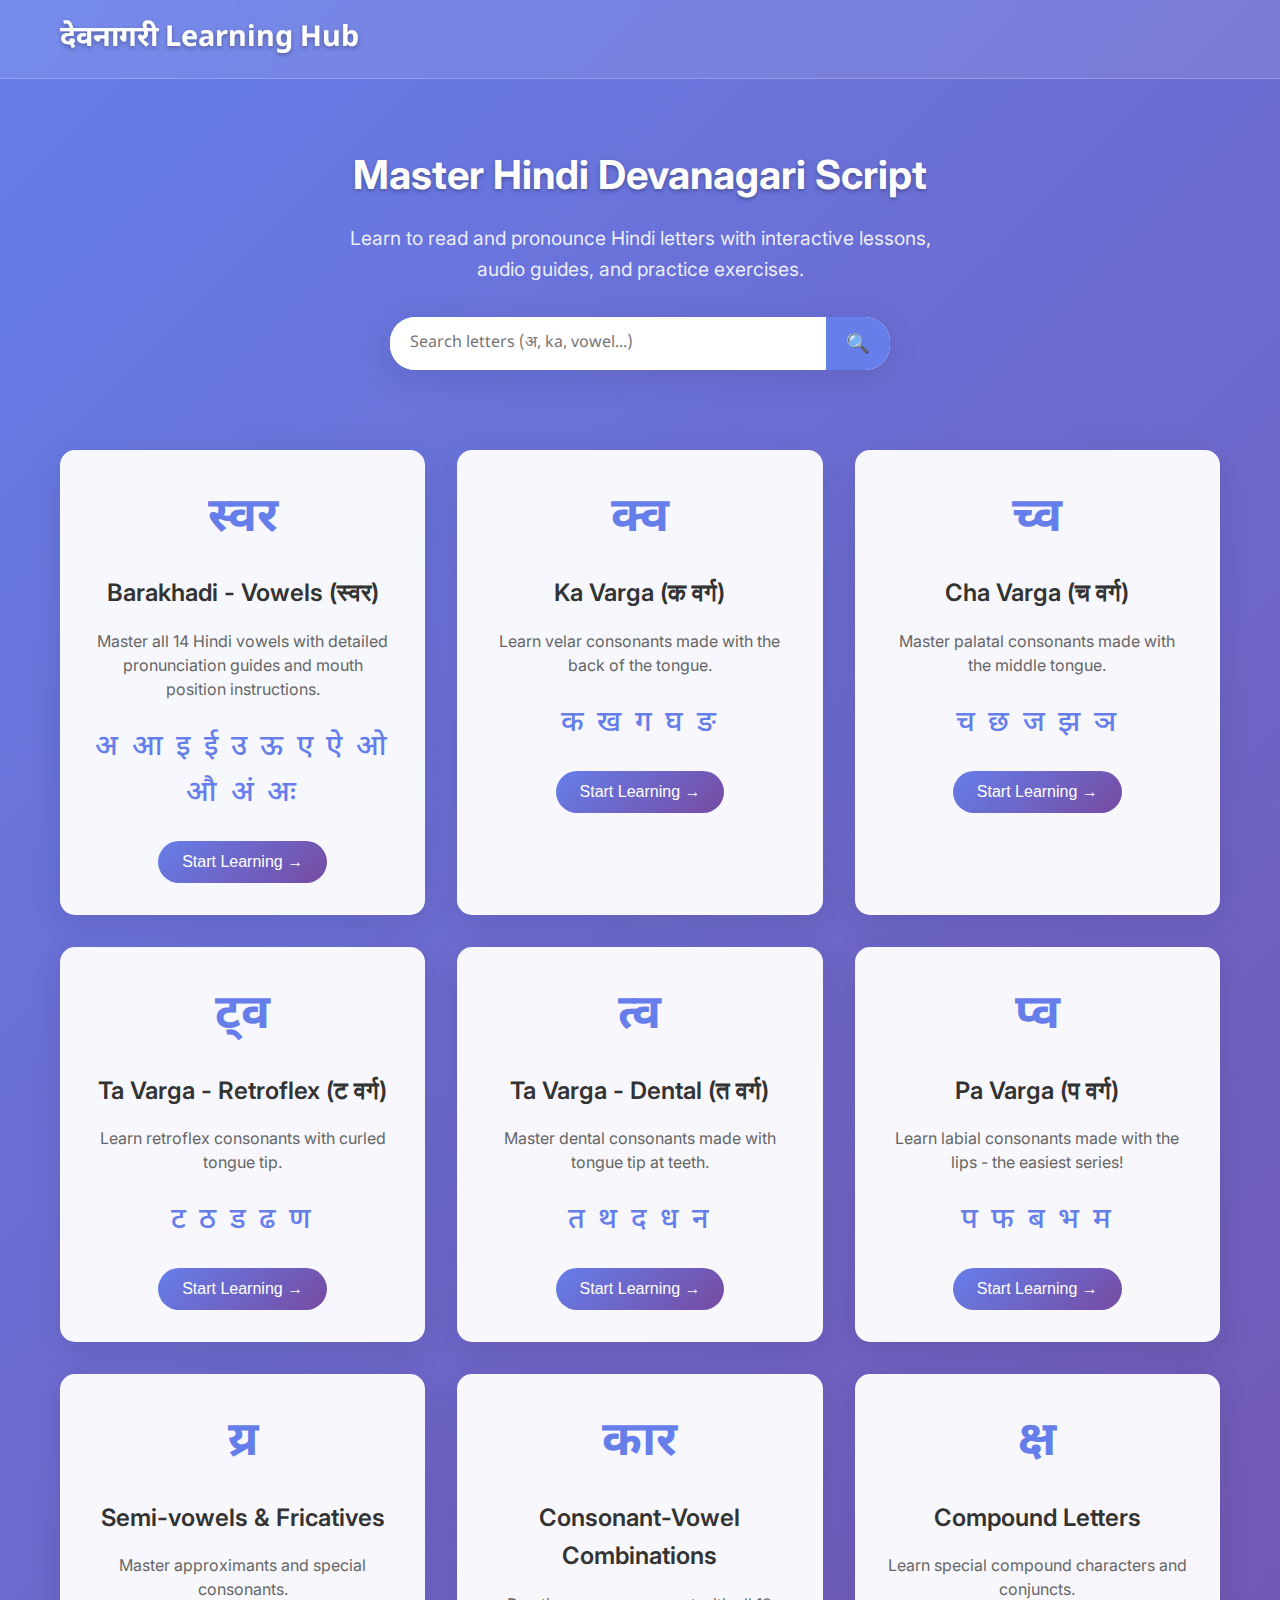
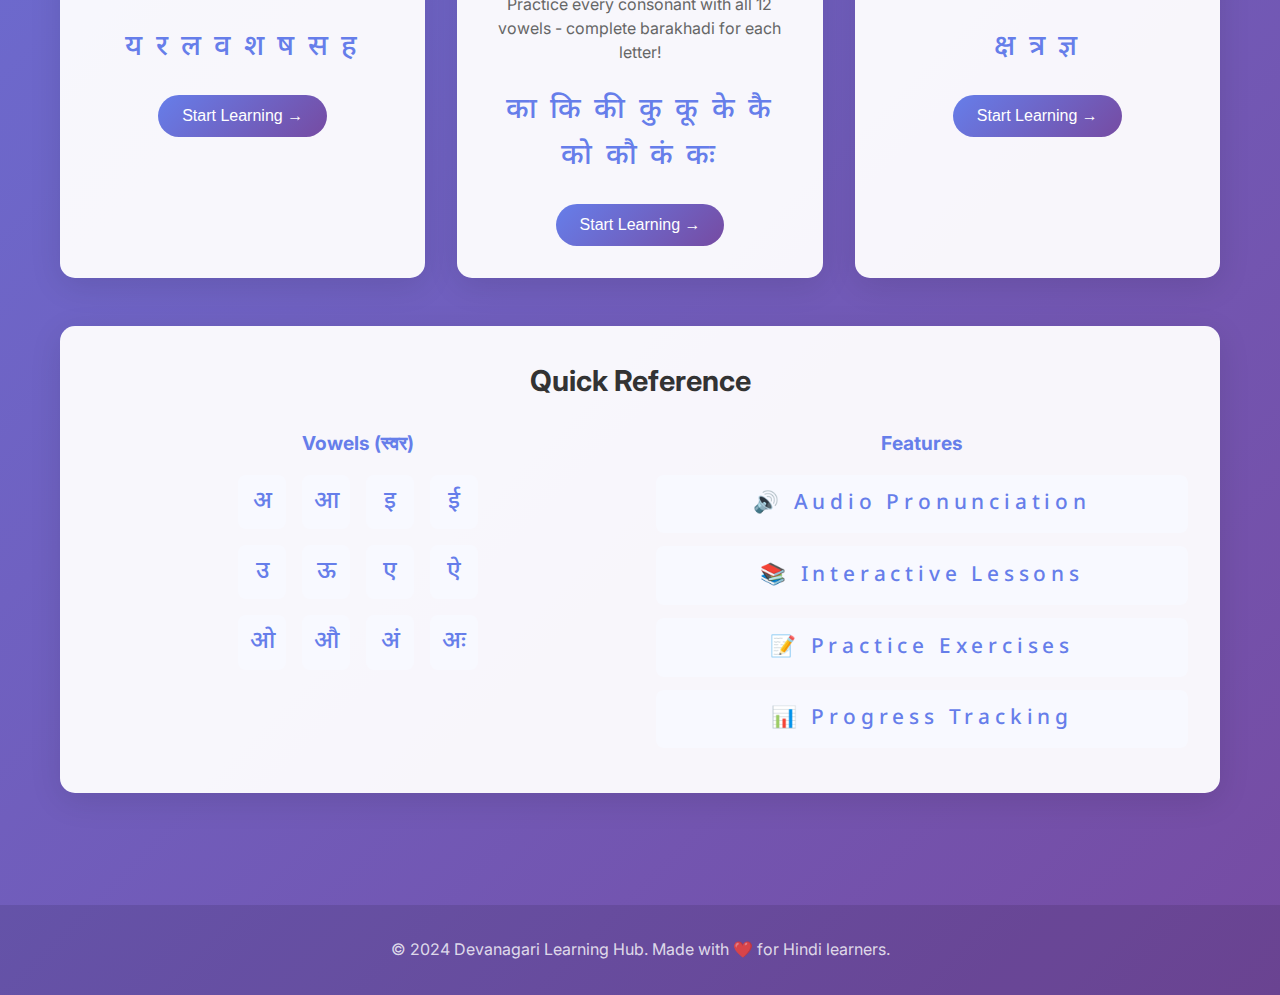
<file: index.html>
<!DOCTYPE html>
<html lang="en">
<head>
    <meta charset="UTF-8">
    <meta name="viewport" content="width=device-width, initial-scale=1.0">
    <title>Devanagari Learning Hub</title>
    <link rel="stylesheet" href="styles.css">
    <link href="https://fonts.googleapis.com/css2?family=Noto+Sans+Devanagari:wght@400;500;700&family=Inter:wght@300;400;500;600&display=swap" rel="stylesheet">
</head>
<body>
    <header class="header">
        <div class="container">
            <h1 class="logo">देवनागरी Learning Hub</h1>
        </div>
    </header>

    <main class="main">
        <div class="container">
            <section class="hero">
                <h2>Master Hindi Devanagari Script</h2>
                <p>Learn to read and pronounce Hindi letters with interactive lessons, audio guides, and practice exercises.</p>
                
                <div class="search-box">
                    <input type="text" id="searchInput" placeholder="Search letters (अ, ka, vowel...)">
                    <button id="searchBtn">🔍</button>
                </div>
            </section>

            <section class="categories">
                <div class="category-grid" id="categoryGrid">
                    <!-- Loading fallback content -->
                    <div class="category-card" onclick="window.location.href='barakhadi.html'">
                        <div class="category-icon">स्वर</div>
                        <h3>Barakhadi - Vowels</h3>
                        <p>Master all 14 Hindi vowels with detailed pronunciation guides and mouth position instructions.</p>
                        <div class="letter-preview">अ आ इ ई उ ऊ ए ऐ ओ औ अं अः</div>
                        <button class="explore-btn">Start Learning →</button>
                    </div>

                    <div class="category-card" onclick="window.location.href='pa-varga.html'">
                        <div class="category-icon">प्व</div>
                        <h3>Pa Varga (प वर्ग)</h3>
                        <p>Learn labial consonants made with the lips - the easiest series!</p>
                        <div class="letter-preview">प फ ब भ म</div>
                        <button class="explore-btn">Start Learning →</button>
                    </div>

                    <div class="category-card">
                        <div class="category-icon">क्व</div>
                        <h3>Ka Varga (Coming Soon)</h3>
                        <p>Learn velar consonants made with the back of the tongue.</p>
                        <div class="letter-preview">क ख ग घ ङ</div>
                        <button class="explore-btn" disabled>Coming Soon</button>
                    </div>

                    <div class="category-card">
                        <div class="category-icon">च्व</div>
                        <h3>Cha Varga (Coming Soon)</h3>
                        <p>Master palatal consonants made with the middle tongue.</p>
                        <div class="letter-preview">च छ ज झ ञ</div>
                        <button class="explore-btn" disabled>Coming Soon</button>
                    </div>

                    <div class="category-card">
                        <div class="category-icon">ट्व</div>
                        <h3>Ta Varga - Retroflex (Coming Soon)</h3>
                        <p>Learn retroflex consonants with curled tongue tip.</p>
                        <div class="letter-preview">ट ठ ड ढ ण</div>
                        <button class="explore-btn" disabled>Coming Soon</button>
                    </div>

                    <div class="category-card">
                        <div class="category-icon">त्व</div>
                        <h3>Ta Varga - Dental (Coming Soon)</h3>
                        <p>Master dental consonants made with tongue tip at teeth.</p>
                        <div class="letter-preview">त थ द ध न</div>
                        <button class="explore-btn" disabled>Coming Soon</button>
                    </div>

                    <div class="category-card">
                        <div class="category-icon">य्र</div>
                        <h3>Semi-vowels & Fricatives (Coming Soon)</h3>
                        <p>Master approximants and special consonants.</p>
                        <div class="letter-preview">य र ल व श ष स ह</div>
                        <button class="explore-btn" disabled>Coming Soon</button>
                    </div>

                    <div class="category-card">
                        <div class="category-icon">क्ष</div>
                        <h3>Compound Letters (Coming Soon)</h3>
                        <p>Learn special compound characters and conjuncts.</p>
                        <div class="letter-preview">क्ष त्र ज्ञ</div>
                        <button class="explore-btn" disabled>Coming Soon</button>
                    </div>
                </div>
            </section>

            <section class="quick-reference">
                <h3>Quick Reference</h3>
                <div class="reference-grid">
                    <div class="reference-item">
                        <h4>Vowels (स्वर)</h4>
                        <div class="vowel-chart">
                            <div class="vowel-row">
                                <span>अ</span><span>आ</span><span>इ</span><span>ई</span>
                            </div>
                            <div class="vowel-row">
                                <span>उ</span><span>ऊ</span><span>ए</span><span>ऐ</span>
                            </div>
                            <div class="vowel-row">
                                <span>ओ</span><span>औ</span><span>अं</span><span>अः</span>
                            </div>
                        </div>
                    </div>

                    <div class="reference-item">
                        <h4>Features</h4>
                        <div class="consonant-groups">
                            <div class="group">🔊 Audio Pronunciation</div>
                            <div class="group">📚 Interactive Lessons</div>
                            <div class="group">📝 Practice Exercises</div>
                            <div class="group">📊 Progress Tracking</div>
                        </div>
                    </div>
                </div>
            </section>
        </div>
    </main>

    <footer class="footer">
        <div class="container">
            <p>&copy; 2024 Devanagari Learning Hub. Made with ❤️ for Hindi learners.</p>
        </div>
    </footer>

    <script src="script.js"></script>
</body>
</html>
</file>
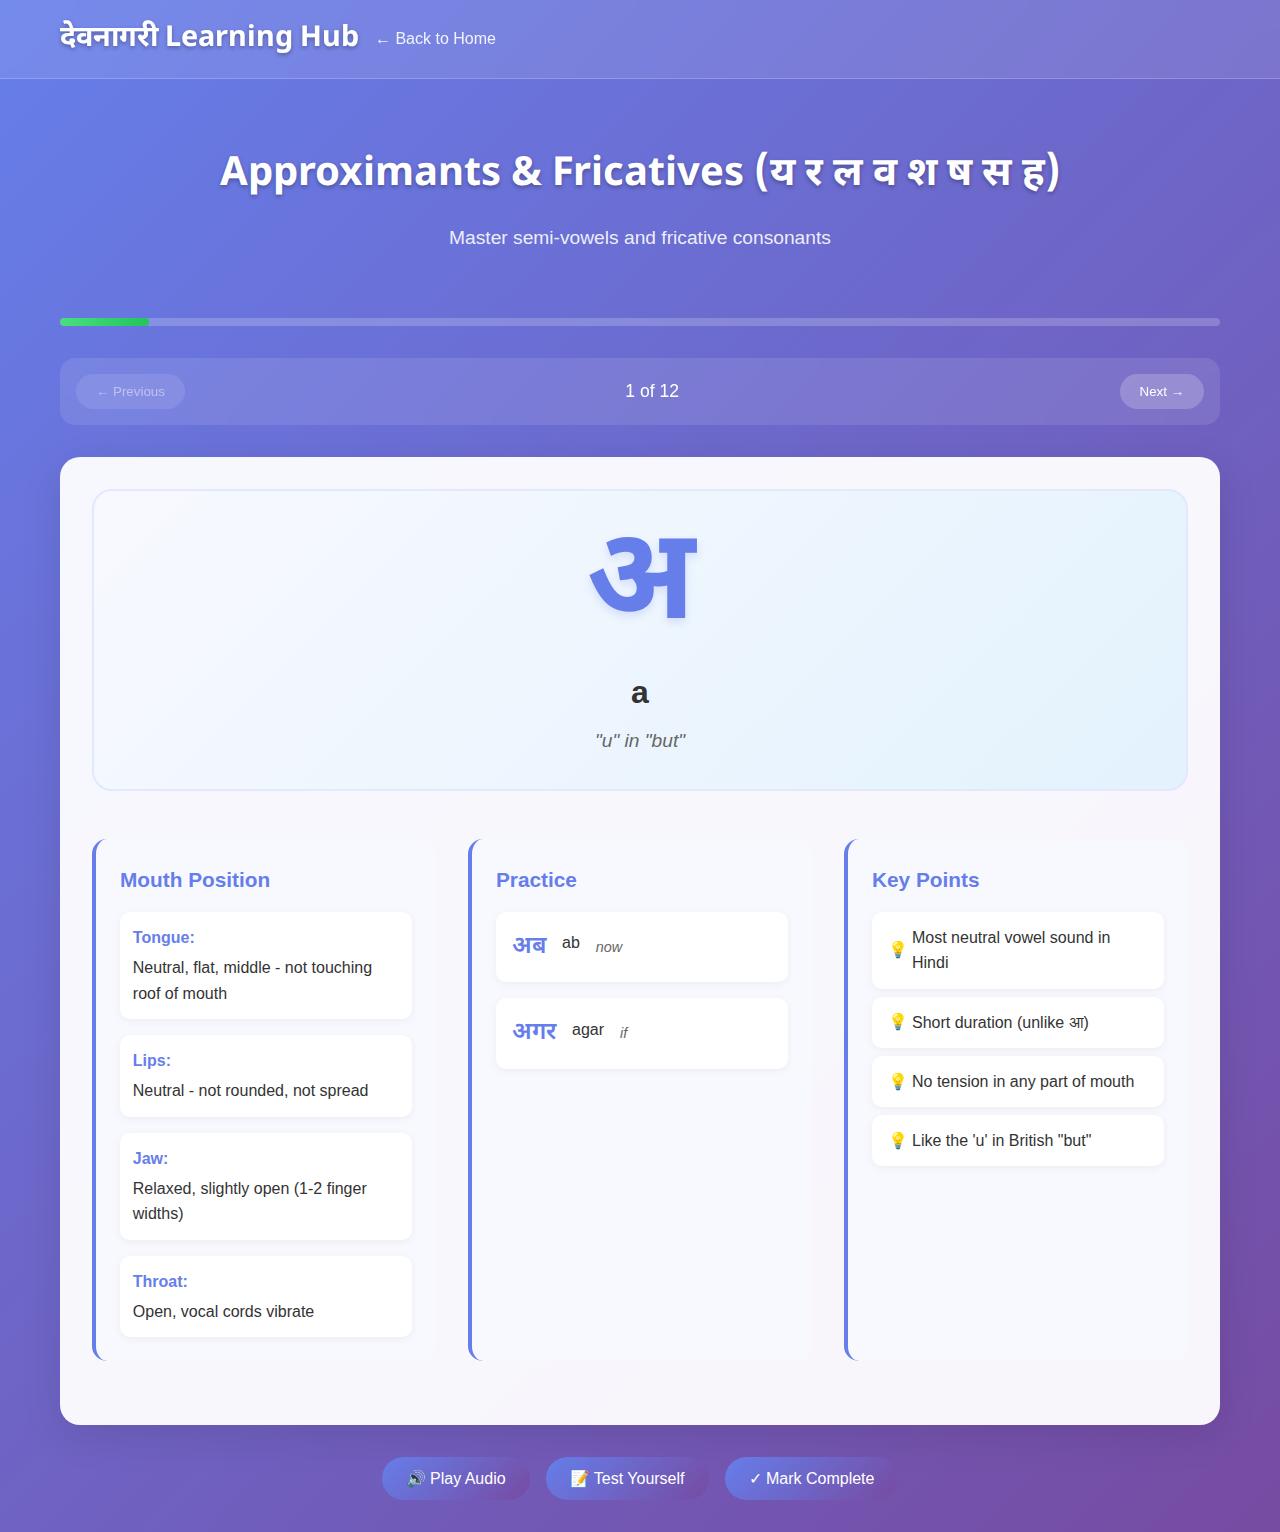
<file: approximants.html>
<!DOCTYPE html>
<html lang="en">
<head>
    <meta charset="UTF-8">
    <meta name="viewport" content="width=device-width, initial-scale=1.0">
    <title>Approximants & Fricatives | Devanagari Learning Hub</title>
    <link rel="stylesheet" href="styles.css">
    <link rel="stylesheet" href="lesson.css">
    <link href="https://fonts.googleapis.com/css2?family=Noto+Sans+Devanagari:wght@400;500;700&family:Inter:wght@300;400;500;600&display=swap" rel="stylesheet">
</head>
<body>
    <header class="header">
        <div class="container">
            <h1 class="logo"><a href="index.html" style="color: white; text-decoration: none;">देवनागरी Learning Hub</a></h1>
            <nav class="nav">
                <a href="index.html" class="nav-link">← Back to Home</a>
            </nav>
        </div>
    </header>

    <main class="main">
        <div class="container">
            <div class="lesson-header">
                <h1>Approximants & Fricatives (य र ल व श ष स ह)</h1>
                <p class="lesson-subtitle">Master semi-vowels and fricative consonants</p>
            </div>

            <div class="progress-bar">
                <div class="progress-fill" style="width: 0%"></div>
            </div>

            <nav class="lesson-nav">
                <button class="nav-btn" id="prevBtn" disabled>← Previous</button>
                <span class="lesson-counter">1 of 8</span>
                <button class="nav-btn" id="nextBtn">Next →</button>
            </nav>

            <div class="lesson-content" id="lessonContent">
                <!-- Lessons will be dynamically loaded -->
            </div>

            <div class="lesson-footer">
                <button class="action-btn" id="playAudio">🔊 Play Audio</button>
                <button class="action-btn" id="testYourself">📝 Test Yourself</button>
                <button class="action-btn" id="markComplete">✓ Mark Complete</button>
            </div>
        </div>
    </main>

    <script src="lesson.js"></script>
    <script>
        // Initialize with ya_ra_la_va data
        document.addEventListener('DOMContentLoaded', () => {
            new ConsonantLessonNavigator('ya_ra_la_va');
        });
    </script>
</body>
</html>
</file>
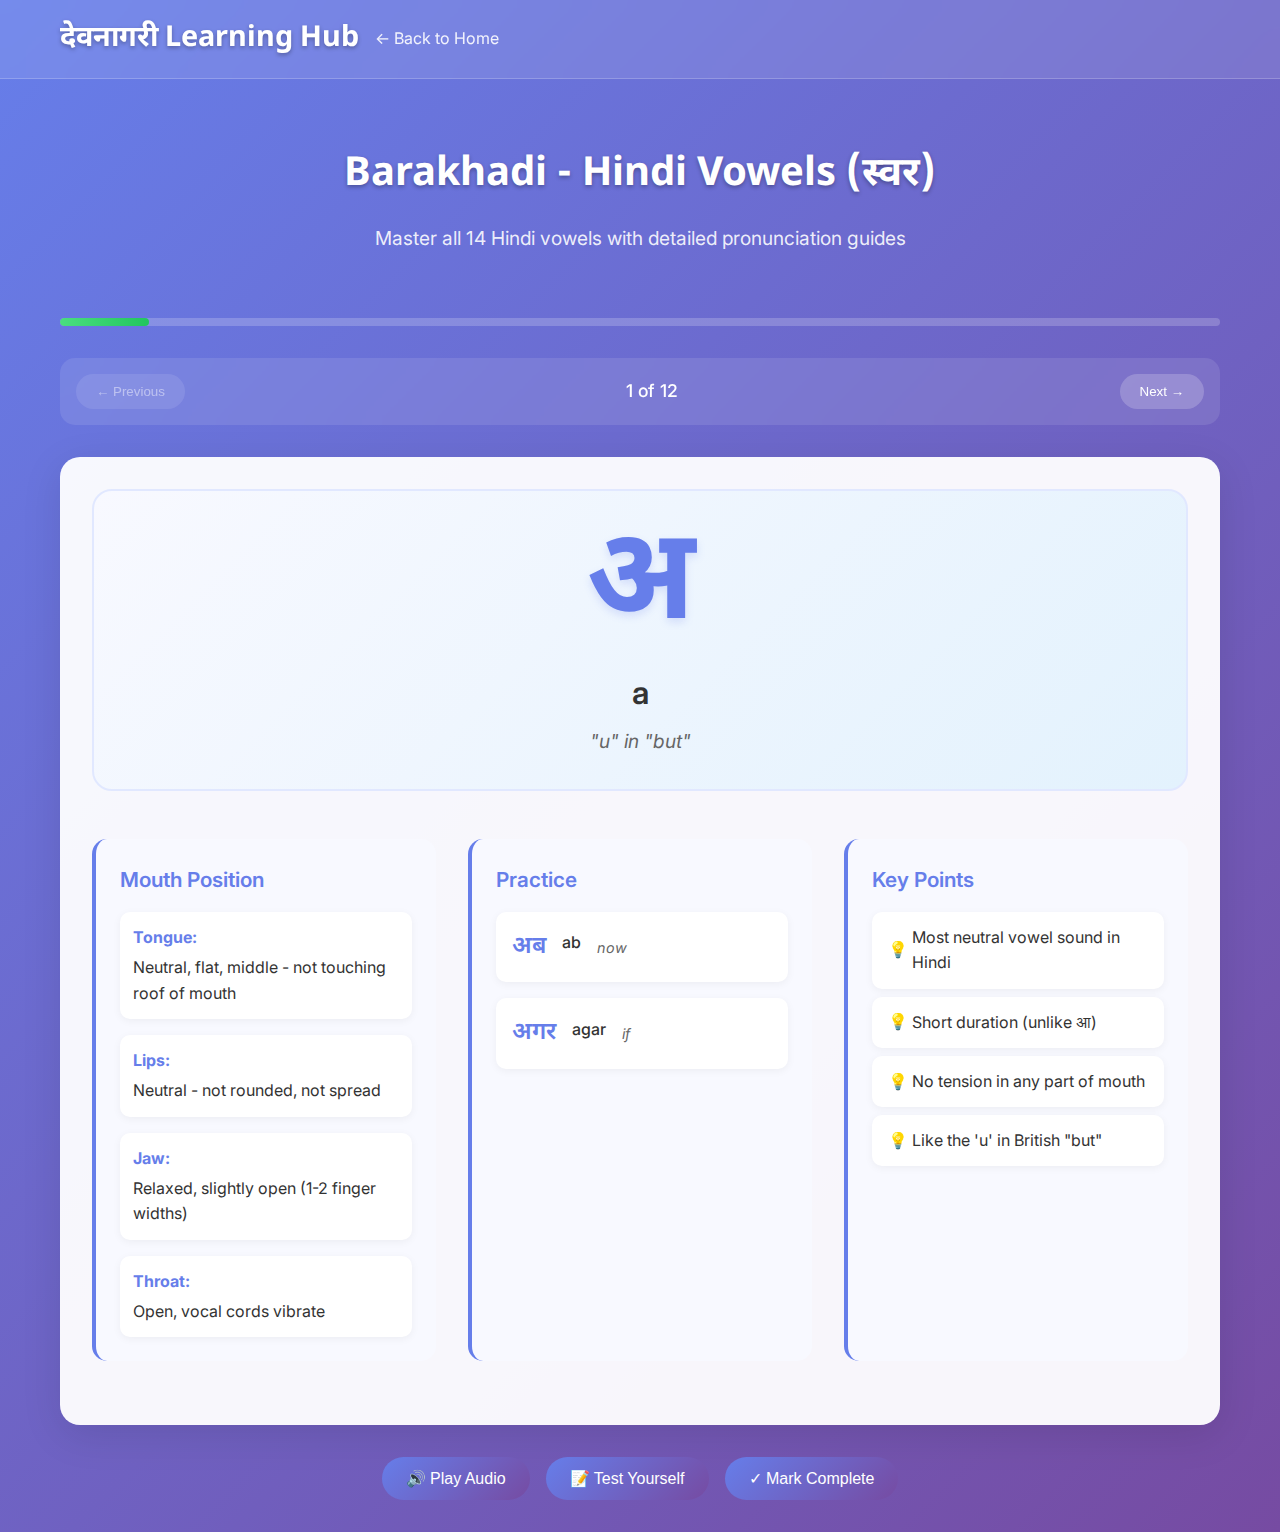
<file: barakhadi.html>
<!DOCTYPE html>
<html lang="en">
<head>
    <meta charset="UTF-8">
    <meta name="viewport" content="width=device-width, initial-scale=1.0">
    <title>Barakhadi - Hindi Vowels | Devanagari Learning Hub</title>
    <link rel="stylesheet" href="styles.css">
    <link rel="stylesheet" href="lesson.css">
    <link href="https://fonts.googleapis.com/css2?family=Noto+Sans+Devanagari:wght@400;500;700&family=Inter:wght@300;400;500;600&display=swap" rel="stylesheet">
</head>
<body>
    <header class="header">
        <div class="container">
            <h1 class="logo"><a href="index.html" style="color: white; text-decoration: none;">देवनागरी Learning Hub</a></h1>
            <nav class="nav">
                <a href="index.html" class="nav-link">← Back to Home</a>
            </nav>
        </div>
    </header>

    <main class="main">
        <div class="container">
            <div class="lesson-header">
                <h1>Barakhadi - Hindi Vowels (स्वर)</h1>
                <p class="lesson-subtitle">Master all 14 Hindi vowels with detailed pronunciation guides</p>
            </div>

            <div class="progress-bar">
                <div class="progress-fill" style="width: 0%"></div>
            </div>

            <nav class="lesson-nav">
                <button class="nav-btn" id="prevBtn" disabled>← Previous</button>
                <span class="lesson-counter">1 of 12</span>
                <button class="nav-btn" id="nextBtn">Next →</button>
            </nav>

            <div class="lesson-content" id="lessonContent">
                <!-- Loading... will be replaced by dynamic content -->
                <div class="lesson-slide active" data-lesson="1">
                    <div class="letter-display">
                        <div class="main-letter">अ</div>
                        <div class="romanization">a</div>
                        <div class="sound-description">"u" in "but"</div>
                    </div>
                    
                    <div class="lesson-details">
                        <div class="mouth-position">
                            <h3>Mouth Position</h3>
                            <div class="position-grid">
                                <div class="position-item">
                                    <strong>Tongue:</strong> Neutral, flat, middle - not touching roof of mouth
                                </div>
                                <div class="position-item">
                                    <strong>Lips:</strong> Neutral - not rounded, not spread
                                </div>
                                <div class="position-item">
                                    <strong>Jaw:</strong> Relaxed, slightly open (1-2 finger widths)
                                </div>
                                <div class="position-item">
                                    <strong>Throat:</strong> Open, vocal cords vibrate
                                </div>
                            </div>
                        </div>

                        <div class="practice-section">
                            <h3>Practice</h3>
                            <div class="practice-words">
                                <div class="word-item">
                                    <span class="hindi">अब</span>
                                    <span class="romanization">ab</span>
                                    <span class="meaning">now</span>
                                </div>
                                <div class="word-item">
                                    <span class="hindi">अगर</span>
                                    <span class="romanization">agar</span>
                                    <span class="meaning">if</span>
                                </div>
                            </div>
                        </div>

                        <div class="tips-section">
                            <h3>Key Points</h3>
                            <ul>
                                <li>Most neutral vowel sound in Hindi</li>
                                <li>Short duration (unlike आ)</li>
                                <li>No tension in any part of mouth</li>
                                <li>Like the 'u' in British "but"</li>
                            </ul>
                        </div>
                    </div>
                </div>
            </div>

            <div class="lesson-footer">
                <button class="action-btn" id="playAudio">🔊 Play Audio</button>
                <button class="action-btn" id="testYourself">📝 Test Yourself</button>
                <button class="action-btn" id="markComplete">✓ Mark Complete</button>
            </div>
        </div>
    </main>

    <script src="lesson.js"></script>
</body>
</html>
</file>
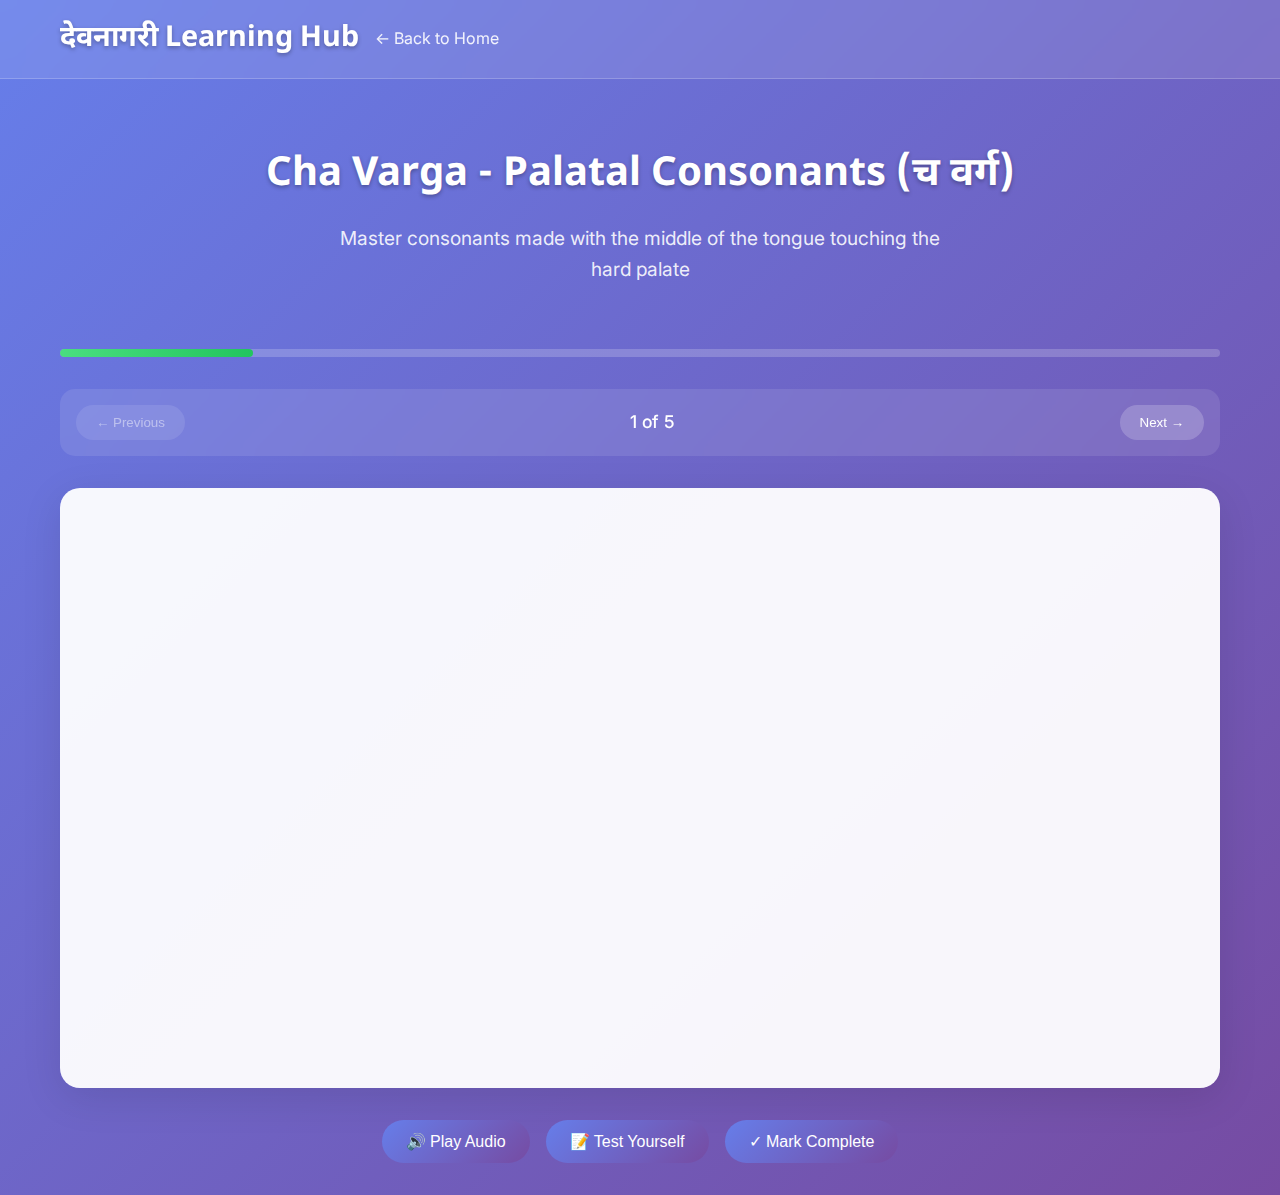
<file: cha-varga.html>
<!DOCTYPE html>
<html lang="en">
<head>
    <meta charset="UTF-8">
    <meta name="viewport" content="width=device-width, initial-scale=1.0">
    <title>Cha Varga - Palatal Consonants | Devanagari Learning Hub</title>
    <link rel="stylesheet" href="styles.css">
    <link rel="stylesheet" href="lesson.css">
    <link href="https://fonts.googleapis.com/css2?family=Noto+Sans+Devanagari:wght@400;500;700&family=Inter:wght@300;400;500;600&display=swap" rel="stylesheet">
</head>
<body>
    <header class="header">
        <div class="container">
            <h1 class="logo"><a href="index.html" style="color: white; text-decoration: none;">देवनागरी Learning Hub</a></h1>
            <nav class="nav">
                <a href="index.html" class="nav-link">← Back to Home</a>
            </nav>
        </div>
    </header>

    <main class="main">
        <div class="container">
            <div class="lesson-header">
                <h1>Cha Varga - Palatal Consonants (च वर्ग)</h1>
                <p class="lesson-subtitle">Master consonants made with the middle of the tongue touching the hard palate</p>
            </div>

            <div class="progress-bar">
                <div class="progress-fill" style="width: 0%"></div>
            </div>

            <nav class="lesson-nav">
                <button class="nav-btn" id="prevBtn" disabled>← Previous</button>
                <span class="lesson-counter">1 of 5</span>
                <button class="nav-btn" id="nextBtn">Next →</button>
            </nav>

            <div class="lesson-content" id="lessonContent">
                <!-- Lessons will be dynamically loaded from data.json -->
            </div>

            <div class="lesson-footer">
                <button class="action-btn" id="playAudio">🔊 Play Audio</button>
                <button class="action-btn" id="testYourself">📝 Test Yourself</button>
                <button class="action-btn" id="markComplete">✓ Mark Complete</button>
            </div>
        </div>
    </main>

    <script>
        // Cha Varga Lesson Navigator - use the same system as Ka Varga
        class ChaVargaLessonNavigator {
            constructor() {
                this.vargaName = 'cha_varga';
                this.currentLesson = 1;
                this.totalLessons = 5;
                this.completed = JSON.parse(localStorage.getItem(`completed_${this.vargaName}`) || '[]');
                this.lessonData = null;
                
                this.initializeElements();
                this.setupEventListeners();
                this.loadLessonData();
            }

            initializeElements() {
                this.prevBtn = document.getElementById('prevBtn');
                this.nextBtn = document.getElementById('nextBtn');
                this.lessonCounter = document.querySelector('.lesson-counter');
                this.progressFill = document.querySelector('.progress-fill');
                this.lessonContent = document.getElementById('lessonContent');
                this.playAudioBtn = document.getElementById('playAudio');
                this.testBtn = document.getElementById('testYourself');
                this.markCompleteBtn = document.getElementById('markComplete');
            }

            async loadLessonData() {
                try {
                    const response = await fetch('data.json');
                    const data = await response.json();
                    this.lessonData = data.consonants[this.vargaName];
                    this.totalLessons = this.lessonData.lessons.length;
                    this.generateAllLessons();
                    this.updateProgress();
                    this.updateLesson();
                } catch (error) {
                    console.error('Error loading lesson data:', error);
                    this.createFallbackLessons();
                }
            }

            generateAllLessons() {
                this.lessonContent.innerHTML = '';
                
                this.lessonData.lessons.forEach((lesson, index) => {
                    const slideElement = this.createLessonSlide(lesson, index === 0);
                    this.lessonContent.appendChild(slideElement);
                });

                const summarySlide = this.createSummarySlide();
                this.lessonContent.appendChild(summarySlide);
            }

            createLessonSlide(lesson, isActive = false) {
                const slide = document.createElement('div');
                slide.className = `lesson-slide${isActive ? ' active' : ''}`;
                slide.setAttribute('data-lesson', lesson.id);

                const mouthPositionItems = this.generateMouthPositionItems(lesson.mouthPosition);
                
                slide.innerHTML = `
                    <div class="letter-display">
                        <div class="main-letter">${lesson.letter}</div>
                        <div class="romanization">${lesson.romanization}</div>
                        <div class="sound-description">${lesson.soundDescription}</div>
                    </div>
                    
                    <div class="lesson-details">
                        <div class="mouth-position">
                            <h3>Mouth Position</h3>
                            <div class="position-grid">
                                ${mouthPositionItems}
                            </div>
                        </div>

                        <div class="practice-section">
                            <h3>Practice Words</h3>
                            <div class="practice-words">
                                ${lesson.practiceWords.map(word => `
                                    <div class="word-item">
                                        <span class="hindi">${word.hindi}</span>
                                        <span class="romanization">${word.romanization}</span>
                                        <span class="meaning">${word.meaning}</span>
                                    </div>
                                `).join('')}
                            </div>
                        </div>

                        <div class="tips-section">
                            <h3>Key Points</h3>
                            <ul>
                                ${lesson.keyPoints.map(point => `<li>${point}</li>`).join('')}
                            </ul>
                        </div>
                    </div>
                `;

                return slide;
            }

            generateMouthPositionItems(mouthPosition) {
                const items = [];
                
                if (mouthPosition.tongue) {
                    items.push(`<div class="position-item"><strong>Tongue:</strong> ${mouthPosition.tongue}</div>`);
                }
                if (mouthPosition.lips) {
                    items.push(`<div class="position-item"><strong>Lips:</strong> ${mouthPosition.lips}</div>`);
                }
                if (mouthPosition.jaw) {
                    items.push(`<div class="position-item"><strong>Jaw:</strong> ${mouthPosition.jaw}</div>`);
                }
                if (mouthPosition.airFlow) {
                    items.push(`<div class="position-item"><strong>Air Flow:</strong> ${mouthPosition.airFlow}</div>`);
                }
                if (mouthPosition.vocalCords) {
                    items.push(`<div class="position-item"><strong>Vocal Cords:</strong> ${mouthPosition.vocalCords}</div>`);
                }

                return items.join('');
            }

            createSummarySlide() {
                const slide = document.createElement('div');
                slide.className = 'lesson-slide';
                slide.setAttribute('data-lesson', this.totalLessons + 1);

                slide.innerHTML = `
                    <div class="summary-content">
                        <h2>${this.lessonData.title}</h2>
                        <div class="consonant-chart-container">
                            <h3>Cha Varga Overview</h3>
                            <div class="chart-visual">
                                <div class="consonant-series">
                                    <div class="series-row">
                                        <strong>Voiceless:</strong> च (unaspirated) → छ (aspirated)
                                    </div>
                                    <div class="series-row">
                                        <strong>Voiced:</strong> ज (unaspirated) → झ (aspirated)
                                    </div>
                                    <div class="series-row">
                                        <strong>Nasal:</strong> ञ (voiced nasal)
                                    </div>
                                </div>
                            </div>
                        </div>

                        <div class="key-concepts">
                            <h3>Key Concepts</h3>
                            <div class="concept-grid">
                                <div class="concept-item">
                                    <strong>Articulation Place:</strong> Middle of tongue touches hard palate
                                </div>
                                <div class="concept-item">
                                    <strong>Position:</strong> More forward than Ka Varga, more central
                                </div>
                                <div class="concept-item">
                                    <strong>Sound Quality:</strong> Crisp, clear, "ch" family sounds
                                </div>
                                <div class="concept-item">
                                    <strong>Usage:</strong> Very common in everyday Hindi words
                                </div>
                            </div>
                        </div>

                        <div class="completion-badge">
                            <h3>🎉 Cha Varga Complete!</h3>
                            <p>You've mastered all palatal consonants. Ready for the next series?</p>
                            <button class="action-btn" onclick="window.location.href='index.html'">Choose Next Varga</button>
                        </div>
                    </div>
                `;

                return slide;
            }

            createFallbackLessons() {
                this.lessonContent.innerHTML = `
                    <div class="lesson-slide active" data-lesson="1">
                        <div class="letter-display">
                            <div class="main-letter">च</div>
                            <div class="romanization">cha</div>
                            <div class="sound-description">Voiceless palatal stop</div>
                        </div>
                        <p>Loading lesson data...</p>
                    </div>
                `;
            }

            setupEventListeners() {
                this.prevBtn.addEventListener('click', () => this.previousLesson());
                this.nextBtn.addEventListener('click', () => this.nextLesson());
                this.playAudioBtn.addEventListener('click', () => this.playAudio());
                this.testBtn.addEventListener('click', () => this.openTest());
                this.markCompleteBtn.addEventListener('click', () => this.markComplete());
                
                // Keyboard navigation
                document.addEventListener('keydown', (e) => {
                    if (e.key === 'ArrowLeft') this.previousLesson();
                    if (e.key === 'ArrowRight') this.nextLesson();
                    if (e.key === ' ') {
                        e.preventDefault();
                        this.playAudio();
                    }
                });
            }

            nextLesson() {
                if (this.currentLesson < this.totalLessons + 1) {
                    this.currentLesson++;
                    this.updateLesson();
                }
            }

            previousLesson() {
                if (this.currentLesson > 1) {
                    this.currentLesson--;
                    this.updateLesson();
                }
            }

            updateLesson() {
                const slides = document.querySelectorAll('.lesson-slide');
                slides.forEach(slide => slide.classList.remove('active'));
                
                const currentSlide = document.querySelector(`[data-lesson="${this.currentLesson}"]`);
                if (currentSlide) {
                    currentSlide.classList.add('active');
                }
                
                this.prevBtn.disabled = this.currentLesson === 1;
                this.nextBtn.disabled = this.currentLesson === this.totalLessons + 1;
                
                if (this.currentLesson <= this.totalLessons) {
                    this.lessonCounter.textContent = `${this.currentLesson} of ${this.totalLessons}`;
                } else {
                    this.lessonCounter.textContent = `Summary`;
                }
                
                this.updateProgress();
                this.updateCompletionStatus();
            }

            updateProgress() {
                const progressPercent = (this.currentLesson / (this.totalLessons + 1)) * 100;
                this.progressFill.style.width = `${progressPercent}%`;
            }

            updateCompletionStatus() {
                const isCompleted = this.completed.includes(this.currentLesson);
                this.markCompleteBtn.textContent = isCompleted ? '✓ Completed' : '✓ Mark Complete';
                this.markCompleteBtn.style.background = isCompleted ? 
                    'linear-gradient(135deg, #22c55e 0%, #16a34a 100%)' : 
                    'linear-gradient(135deg, #667eea 0%, #764ba2 100%)';
            }

            markComplete() {
                if (!this.completed.includes(this.currentLesson)) {
                    this.completed.push(this.currentLesson);
                    localStorage.setItem(`completed_${this.vargaName}`, JSON.stringify(this.completed));
                    this.updateCompletionStatus();
                    this.showCompletionFeedback();
                }
            }

            showCompletionFeedback() {
                const feedback = document.createElement('div');
                feedback.className = 'completion-feedback';
                feedback.innerHTML = `
                    <div class="feedback-content">
                        <div class="feedback-icon">🎉</div>
                        <div class="feedback-text">Lesson completed!</div>
                    </div>
                `;
                
                document.body.appendChild(feedback);
                
                setTimeout(() => {
                    feedback.classList.add('show');
                }, 100);
                
                setTimeout(() => {
                    feedback.classList.remove('show');
                    setTimeout(() => {
                        document.body.removeChild(feedback);
                    }, 300);
                }, 2000);
            }

            playAudio() {
                this.synthesizeConsonantSound(this.currentLesson);
            }

            synthesizeConsonantSound(lessonNumber) {
                const AudioContext = window.AudioContext || window.webkitAudioContext;
                if (!AudioContext) {
                    alert('Audio synthesis not supported in this browser');
                    return;
                }

                const audioContext = new AudioContext();
                
                // Cha Varga consonant frequencies
                const consonantFreqs = {
                    1: {type: 'stop', f: 120, aspiration: false, voiced: false}, // च
                    2: {type: 'stop', f: 120, aspiration: true, voiced: false},  // छ
                    3: {type: 'stop', f: 120, aspiration: false, voiced: true},  // ज
                    4: {type: 'stop', f: 120, aspiration: true, voiced: true},   // झ
                    5: {type: 'nasal', f: 150, voiced: true}                    // ञ
                };

                const freq = consonantFreqs[lessonNumber];
                if (!freq) return;

                this.createConsonantSound(audioContext, freq);
            }

            createConsonantSound(audioContext, freq) {
                const duration = freq.type === 'nasal' ? 1.0 : 0.8;
                
                const osc = audioContext.createOscillator();
                const gainNode = audioContext.createGain();
                
                osc.frequency.setValueAtTime(freq.f, audioContext.currentTime);
                osc.type = freq.type === 'nasal' ? 'sine' : 'square';
                
                if (freq.type === 'stop') {
                    gainNode.gain.setValueAtTime(0, audioContext.currentTime);
                    gainNode.gain.linearRampToValueAtTime(0.3, audioContext.currentTime + 0.02);
                    gainNode.gain.linearRampToValueAtTime(0, audioContext.currentTime + 0.08);
                    
                    if (freq.aspiration) {
                        setTimeout(() => {
                            const noiseBuffer = audioContext.createBuffer(1, audioContext.sampleRate * 0.2, audioContext.sampleRate);
                            const noiseData = noiseBuffer.getChannelData(0);
                            for (let i = 0; i < noiseData.length; i++) {
                                noiseData[i] = (Math.random() * 2 - 1) * 0.1;
                            }
                            
                            const noiseSource = audioContext.createBufferSource();
                            const noiseGain = audioContext.createGain();
                            noiseSource.buffer = noiseBuffer;
                            noiseGain.gain.setValueAtTime(0.2, audioContext.currentTime);
                            noiseGain.gain.exponentialRampToValueAtTime(0.001, audioContext.currentTime + 0.2);
                            
                            noiseSource.connect(noiseGain);
                            noiseGain.connect(audioContext.destination);
                            noiseSource.start(audioContext.currentTime);
                        }, 80);
                    }
                } else {
                    gainNode.gain.setValueAtTime(0, audioContext.currentTime);
                    gainNode.gain.linearRampToValueAtTime(0.2, audioContext.currentTime + 0.1);
                    gainNode.gain.linearRampToValueAtTime(0, audioContext.currentTime + duration);
                }

                osc.connect(gainNode);
                gainNode.connect(audioContext.destination);
                osc.start(audioContext.currentTime);
                osc.stop(audioContext.currentTime + duration);

                setTimeout(() => {
                    this.addVowelSound(audioContext, 730, 1090);
                }, 100);

                this.showAudioFeedback();
            }

            addVowelSound(audioContext, f1, f2) {
                const duration = 0.5;
                const osc1 = audioContext.createOscillator();
                const osc2 = audioContext.createOscillator();
                const gain1 = audioContext.createGain();
                const gain2 = audioContext.createGain();

                osc1.frequency.setValueAtTime(f1, audioContext.currentTime);
                osc2.frequency.setValueAtTime(f2, audioContext.currentTime);
                osc1.type = osc2.type = 'sawtooth';

                gain1.gain.setValueAtTime(0.1, audioContext.currentTime);
                gain2.gain.setValueAtTime(0.05, audioContext.currentTime);

                osc1.connect(gain1);
                osc2.connect(gain2);
                gain1.connect(audioContext.destination);
                gain2.connect(audioContext.destination);

                osc1.start(audioContext.currentTime);
                osc2.start(audioContext.currentTime);
                osc1.stop(audioContext.currentTime + duration);
                osc2.stop(audioContext.currentTime + duration);
            }

            showAudioFeedback() {
                this.playAudioBtn.style.transform = 'scale(1.1)';
                this.playAudioBtn.style.background = 'linear-gradient(135deg, #22c55e 0%, #16a34a 100%)';
                
                setTimeout(() => {
                    this.playAudioBtn.style.transform = 'scale(1)';
                    this.playAudioBtn.style.background = 'linear-gradient(135deg, #667eea 0%, #764ba2 100%)';
                }, 200);
            }

            openTest() {
                alert('Quiz functionality coming soon!');
            }
        }

        // Initialize the lesson navigator when DOM is loaded
        document.addEventListener('DOMContentLoaded', () => {
            new ChaVargaLessonNavigator();
        });
    </script>
</body>
</html>
</file>
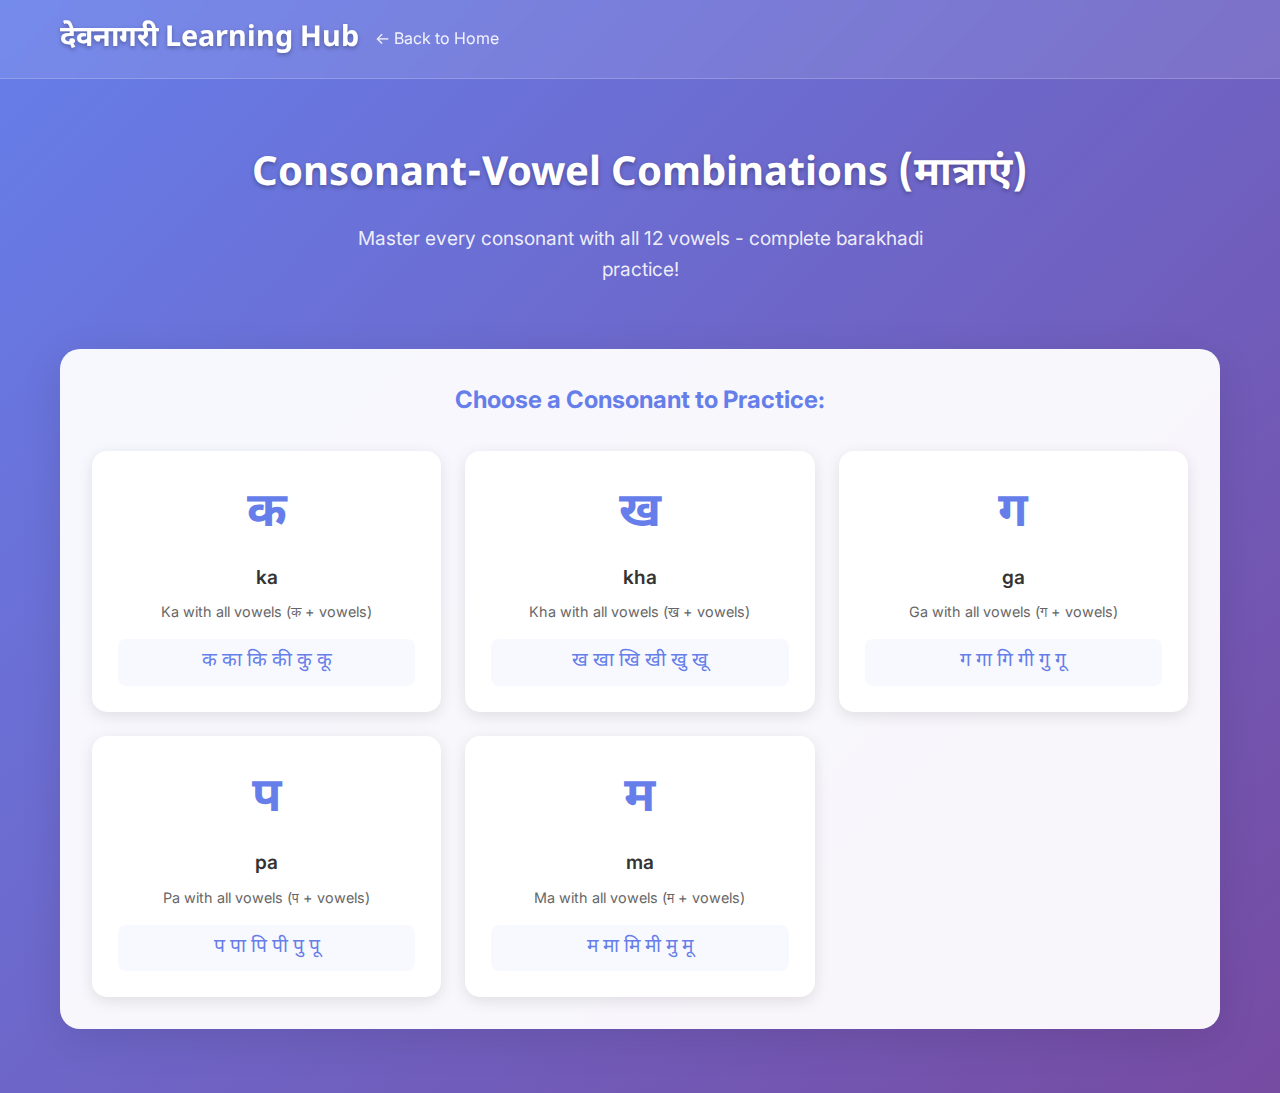
<file: combinations.html>
<!DOCTYPE html>
<html lang="en">
<head>
    <meta charset="UTF-8">
    <meta name="viewport" content="width=device-width, initial-scale=1.0">
    <title>Consonant-Vowel Combinations | Devanagari Learning Hub</title>
    <link rel="stylesheet" href="styles.css">
    <link rel="stylesheet" href="lesson.css">
    <link href="https://fonts.googleapis.com/css2?family=Noto+Sans+Devanagari:wght@400;500;700&family=Inter:wght@300;400;500;600&display=swap" rel="stylesheet">
</head>
<body>
    <header class="header">
        <div class="container">
            <h1 class="logo"><a href="index.html" style="color: white; text-decoration: none;">देवनागरी Learning Hub</a></h1>
            <nav class="nav">
                <a href="index.html" class="nav-link">← Back to Home</a>
            </nav>
        </div>
    </header>

    <main class="main">
        <div class="container">
            <div class="lesson-header">
                <h1>Consonant-Vowel Combinations (मात्राएं)</h1>
                <p class="lesson-subtitle">Master every consonant with all 12 vowels - complete barakhadi practice!</p>
            </div>

            <div class="combination-selector">
                <h3>Choose a Consonant to Practice:</h3>
                <div class="consonant-grid" id="consonantGrid">
                    <!-- Will be populated by JavaScript -->
                </div>
            </div>

            <div class="practice-area" id="practiceArea" style="display: none;">
                <div class="progress-bar">
                    <div class="progress-fill" style="width: 0%"></div>
                </div>

                <nav class="lesson-nav">
                    <button class="nav-btn" id="prevBtn" disabled>← Previous</button>
                    <span class="lesson-counter">1 of 12</span>
                    <button class="nav-btn" id="nextBtn">Next →</button>
                </nav>

                <div class="combination-content" id="combinationContent">
                    <!-- Dynamic content will be loaded here -->
                </div>

                <div class="practice-controls">
                    <button class="action-btn" id="playAudio">🔊 Play Audio</button>
                    <button class="action-btn" id="showWords">📚 Practice Words</button>
                    <button class="action-btn" id="testMode">🎯 Test Mode</button>
                    <button class="action-btn" id="backToSelection">← Choose Different Consonant</button>
                </div>
            </div>

            <!-- Test Modal -->
            <div class="test-modal" id="testModal" style="display: none;">
                <div class="test-content">
                    <div class="test-header">
                        <h3>Combination Test</h3>
                        <button class="close-test">×</button>
                    </div>
                    <div class="test-question" id="testQuestion">
                        <!-- Test content will be loaded here -->
                    </div>
                </div>
            </div>
        </div>
    </main>

    <script>
        class CombinationPractice {
            constructor() {
                this.combinationData = null;
                this.currentConsonant = null;
                this.currentCombination = 0;
                this.totalCombinations = 12;
                
                this.initializeElements();
                this.loadCombinationData();
                this.setupEventListeners();
            }

            initializeElements() {
                this.consonantGrid = document.getElementById('consonantGrid');
                this.practiceArea = document.getElementById('practiceArea');
                this.combinationContent = document.getElementById('combinationContent');
                this.prevBtn = document.getElementById('prevBtn');
                this.nextBtn = document.getElementById('nextBtn');
                this.lessonCounter = document.querySelector('.lesson-counter');
                this.progressFill = document.querySelector('.progress-fill');
                this.playAudioBtn = document.getElementById('playAudio');
                this.showWordsBtn = document.getElementById('showWords');
                this.testModeBtn = document.getElementById('testMode');
                this.backBtn = document.getElementById('backToSelection');
                this.testModal = document.getElementById('testModal');
            }

            async loadCombinationData() {
                try {
                    const response = await fetch('data.json');
                    const data = await response.json();
                    this.combinationData = data.combinations;
                    this.generateConsonantSelector();
                } catch (error) {
                    console.error('Error loading combination data:', error);
                    this.showError();
                }
            }

            generateConsonantSelector() {
                if (!this.combinationData || !this.combinationData.consonants) return;

                this.consonantGrid.innerHTML = '';
                
                this.combinationData.consonants.forEach(consonant => {
                    const consonantCard = document.createElement('div');
                    consonantCard.className = 'consonant-card';
                    consonantCard.innerHTML = `
                        <div class="consonant-letter">${consonant.baseConsonant}</div>
                        <div class="consonant-name">${consonant.romanization}</div>
                        <div class="consonant-title">${consonant.title}</div>
                        <div class="combination-preview">
                            ${consonant.combinations.slice(0, 6).map(c => c.devanagari).join(' ')}
                        </div>
                    `;
                    
                    consonantCard.addEventListener('click', () => {
                        this.selectConsonant(consonant);
                    });
                    
                    this.consonantGrid.appendChild(consonantCard);
                });
            }

            selectConsonant(consonant) {
                this.currentConsonant = consonant;
                this.currentCombination = 0;
                this.showPracticeArea();
                this.updateCombinationDisplay();
            }

            showPracticeArea() {
                document.querySelector('.combination-selector').style.display = 'none';
                this.practiceArea.style.display = 'block';
            }

            updateCombinationDisplay() {
                if (!this.currentConsonant) return;

                const combination = this.currentConsonant.combinations[this.currentCombination];
                
                this.combinationContent.innerHTML = `
                    <div class="combination-display">
                        <div class="main-combination">
                            <div class="combination-letter">${combination.devanagari}</div>
                            <div class="combination-romanization">${combination.romanization}</div>
                            <div class="vowel-info">Base: ${this.currentConsonant.baseConsonant} + Vowel: ${combination.vowel}</div>
                        </div>
                        
                        <div class="combination-details">
                            <div class="vowel-explanation">
                                <h4>Vowel Modification</h4>
                                <p>${combination.meaning}</p>
                            </div>
                            
                            <div class="formation-guide">
                                <h4>How it's formed:</h4>
                                <div class="formation-steps">
                                    <div class="step">
                                        <span class="step-number">1</span>
                                        <span>Start with consonant: ${this.currentConsonant.baseConsonant}</span>
                                    </div>
                                    <div class="step">
                                        <span class="step-number">2</span>
                                        <span>Add vowel sign for: ${combination.vowel}</span>
                                    </div>
                                    <div class="step">
                                        <span class="step-number">3</span>
                                        <span>Result: ${combination.devanagari} (${combination.romanization})</span>
                                    </div>
                                </div>
                            </div>
                        </div>
                    </div>
                `;

                this.updateNavigation();
                this.updateProgress();
            }

            updateNavigation() {
                this.prevBtn.disabled = this.currentCombination === 0;
                this.nextBtn.disabled = this.currentCombination === this.totalCombinations - 1;
                this.lessonCounter.textContent = `${this.currentCombination + 1} of ${this.totalCombinations}`;
            }

            updateProgress() {
                const progressPercent = ((this.currentCombination + 1) / this.totalCombinations) * 100;
                this.progressFill.style.width = `${progressPercent}%`;
            }

            nextCombination() {
                if (this.currentCombination < this.totalCombinations - 1) {
                    this.currentCombination++;
                    this.updateCombinationDisplay();
                }
            }

            previousCombination() {
                if (this.currentCombination > 0) {
                    this.currentCombination--;
                    this.updateCombinationDisplay();
                }
            }

            playAudio() {
                if (!this.currentConsonant) return;
                
                const combination = this.currentConsonant.combinations[this.currentCombination];
                this.synthesizeCombinationSound(combination);
            }

            synthesizeCombinationSound(combination) {
                // Web Audio API for consonant-vowel combinations
                const AudioContext = window.AudioContext || window.webkitAudioContext;
                if (!AudioContext) {
                    alert('Audio synthesis not supported in this browser');
                    return;
                }

                const audioContext = new AudioContext();
                
                // Basic formant frequencies for common vowels
                const vowelFormants = {
                    'अ': { f1: 730, f2: 1090 },
                    'आ': { f1: 1000, f2: 1400 },
                    'इ': { f1: 270, f2: 2290 },
                    'ई': { f1: 390, f2: 1990 },
                    'उ': { f1: 440, f2: 1020 },
                    'ऊ': { f1: 300, f2: 870 },
                    'ए': { f1: 530, f2: 1840 },
                    'ऐ': { f1: 660, f2: 1720 },
                    'ओ': { f1: 570, f2: 840 },
                    'औ': { f1: 850, f2: 1610 },
                    'अं': { f1: 730, f2: 1090, nasal: true },
                    'अः': { f1: 730, f2: 1090, breathy: true }
                };

                const vowelFreq = vowelFormants[combination.vowel] || vowelFormants['अ'];
                
                // Create consonant burst followed by vowel
                this.createConsonantVowelSound(audioContext, vowelFreq);
            }

            createConsonantVowelSound(audioContext, vowelFreq) {
                const duration = 0.8;
                
                // Consonant burst (short noise burst)
                const noiseBuffer = audioContext.createBuffer(1, audioContext.sampleRate * 0.05, audioContext.sampleRate);
                const noiseData = noiseBuffer.getChannelData(0);
                for (let i = 0; i < noiseData.length; i++) {
                    noiseData[i] = (Math.random() * 2 - 1) * 0.1;
                }
                
                const noiseSource = audioContext.createBufferSource();
                const noiseGain = audioContext.createGain();
                noiseSource.buffer = noiseBuffer;
                noiseGain.gain.setValueAtTime(0.2, audioContext.currentTime);
                noiseGain.gain.exponentialRampToValueAtTime(0.001, audioContext.currentTime + 0.05);
                
                noiseSource.connect(noiseGain);
                noiseGain.connect(audioContext.destination);
                noiseSource.start(audioContext.currentTime);
                
                // Vowel formants
                setTimeout(() => {
                    const osc1 = audioContext.createOscillator();
                    const osc2 = audioContext.createOscillator();
                    const gain1 = audioContext.createGain();
                    const gain2 = audioContext.createGain();
                    const masterGain = audioContext.createGain();

                    osc1.frequency.setValueAtTime(vowelFreq.f1, audioContext.currentTime);
                    osc2.frequency.setValueAtTime(vowelFreq.f2, audioContext.currentTime);
                    osc1.type = osc2.type = 'sawtooth';

                    gain1.gain.setValueAtTime(0.2, audioContext.currentTime);
                    gain2.gain.setValueAtTime(0.1, audioContext.currentTime);
                    masterGain.gain.setValueAtTime(0, audioContext.currentTime);
                    masterGain.gain.linearRampToValueAtTime(0.1, audioContext.currentTime + 0.1);
                    masterGain.gain.linearRampToValueAtTime(0, audioContext.currentTime + duration);

                    osc1.connect(gain1);
                    osc2.connect(gain2);
                    gain1.connect(masterGain);
                    gain2.connect(masterGain);
                    masterGain.connect(audioContext.destination);

                    osc1.start(audioContext.currentTime);
                    osc2.start(audioContext.currentTime);
                    osc1.stop(audioContext.currentTime + duration);
                    osc2.stop(audioContext.currentTime + duration);
                }, 50);

                this.showAudioFeedback();
            }

            showAudioFeedback() {
                this.playAudioBtn.style.transform = 'scale(1.1)';
                this.playAudioBtn.style.background = 'linear-gradient(135deg, #22c55e 0%, #16a34a 100%)';
                
                setTimeout(() => {
                    this.playAudioBtn.style.transform = 'scale(1)';
                    this.playAudioBtn.style.background = 'linear-gradient(135deg, #667eea 0%, #764ba2 100%)';
                }, 200);
            }

            showPracticeWords() {
                if (!this.currentConsonant || !this.currentConsonant.practiceWords) return;

                const wordsModal = document.createElement('div');
                wordsModal.className = 'words-modal';
                wordsModal.innerHTML = `
                    <div class="words-content">
                        <div class="words-header">
                            <h3>Practice Words with ${this.currentConsonant.baseConsonant}</h3>
                            <button class="close-words">×</button>
                        </div>
                        <div class="words-grid">
                            ${this.currentConsonant.practiceWords.map(word => `
                                <div class="word-card">
                                    <div class="word-devanagari">${word.hindi}</div>
                                    <div class="word-romanization">${word.romanization}</div>
                                    <div class="word-meaning">${word.meaning}</div>
                                </div>
                            `).join('')}
                        </div>
                    </div>
                `;

                document.body.appendChild(wordsModal);
                
                wordsModal.querySelector('.close-words').addEventListener('click', () => {
                    document.body.removeChild(wordsModal);
                });

                setTimeout(() => wordsModal.classList.add('show'), 10);
            }

            openTestMode() {
                if (!this.currentConsonant) return;

                const randomCombination = this.currentConsonant.combinations[
                    Math.floor(Math.random() * this.currentConsonant.combinations.length)
                ];

                const wrongOptions = this.currentConsonant.combinations
                    .filter(c => c !== randomCombination)
                    .sort(() => Math.random() - 0.5)
                    .slice(0, 3);
                
                const allOptions = [randomCombination, ...wrongOptions]
                    .sort(() => Math.random() - 0.5);

                document.getElementById('testQuestion').innerHTML = `
                    <div class="test-question-content">
                        <div class="question-text">What is the romanization of:</div>
                        <div class="question-letter">${randomCombination.devanagari}</div>
                        <div class="test-options">
                            ${allOptions.map(option => `
                                <button class="test-option" data-answer="${option.romanization}" 
                                        data-correct="${option.romanization === randomCombination.romanization}">
                                    ${option.romanization}
                                </button>
                            `).join('')}
                        </div>
                        <div class="test-result" style="display: none;"></div>
                    </div>
                `;

                this.testModal.style.display = 'flex';
                
                document.querySelectorAll('.test-option').forEach(option => {
                    option.addEventListener('click', (e) => this.checkTestAnswer(e, randomCombination.romanization));
                });
            }

            checkTestAnswer(event, correctAnswer) {
                const selectedAnswer = event.target.dataset.answer;
                const isCorrect = event.target.dataset.correct === 'true';
                
                const resultDiv = document.querySelector('.test-result');
                resultDiv.style.display = 'block';
                resultDiv.innerHTML = isCorrect ? 
                    '<div class="correct">✓ Correct! Excellent!</div>' :
                    `<div class="incorrect">✗ Incorrect. The answer is "${correctAnswer}"</div>`;
                
                document.querySelectorAll('.test-option').forEach(opt => {
                    opt.disabled = true;
                    if (opt.dataset.correct === 'true') {
                        opt.style.background = '#22c55e';
                        opt.style.color = 'white';
                    }
                });
            }

            backToConsonantSelection() {
                this.practiceArea.style.display = 'none';
                document.querySelector('.combination-selector').style.display = 'block';
                this.currentConsonant = null;
                this.currentCombination = 0;
            }

            setupEventListeners() {
                this.prevBtn?.addEventListener('click', () => this.previousCombination());
                this.nextBtn?.addEventListener('click', () => this.nextCombination());
                this.playAudioBtn?.addEventListener('click', () => this.playAudio());
                this.showWordsBtn?.addEventListener('click', () => this.showPracticeWords());
                this.testModeBtn?.addEventListener('click', () => this.openTestMode());
                this.backBtn?.addEventListener('click', () => this.backToConsonantSelection());

                // Close test modal
                document.querySelector('.close-test')?.addEventListener('click', () => {
                    this.testModal.style.display = 'none';
                });

                // Keyboard navigation
                document.addEventListener('keydown', (e) => {
                    if (this.practiceArea.style.display === 'block') {
                        if (e.key === 'ArrowLeft') this.previousCombination();
                        if (e.key === 'ArrowRight') this.nextCombination();
                        if (e.key === ' ') {
                            e.preventDefault();
                            this.playAudio();
                        }
                    }
                });
            }

            showError() {
                this.consonantGrid.innerHTML = `
                    <div class="error-message">
                        <h3>Error loading combination data</h3>
                        <p>Please check your connection and refresh the page.</p>
                    </div>
                `;
            }
        }

        // Initialize when DOM is loaded
        document.addEventListener('DOMContentLoaded', () => {
            new CombinationPractice();
        });
    </script>

    <!-- Additional CSS for combinations page -->
    <style>
        .combination-selector {
            background: rgba(255, 255, 255, 0.95);
            border-radius: 20px;
            padding: 2rem;
            margin-bottom: 2rem;
            box-shadow: 0 10px 40px rgba(0, 0, 0, 0.1);
        }

        .combination-selector h3 {
            color: #667eea;
            text-align: center;
            margin-bottom: 2rem;
            font-size: 1.5rem;
        }

        .consonant-grid {
            display: grid;
            grid-template-columns: repeat(auto-fit, minmax(280px, 1fr));
            gap: 1.5rem;
        }

        .consonant-card {
            background: white;
            border-radius: 15px;
            padding: 1.5rem;
            text-align: center;
            cursor: pointer;
            transition: all 0.3s;
            border: 2px solid transparent;
            box-shadow: 0 4px 15px rgba(0, 0, 0, 0.1);
        }

        .consonant-card:hover {
            transform: translateY(-5px);
            border-color: #667eea;
            box-shadow: 0 8px 25px rgba(102, 126, 234, 0.2);
        }

        .consonant-letter {
            font-family: 'Noto Sans Devanagari', sans-serif;
            font-size: 3rem;
            color: #667eea;
            font-weight: 700;
            margin-bottom: 0.5rem;
        }

        .consonant-name {
            font-size: 1.2rem;
            color: #333;
            font-weight: 600;
            margin-bottom: 0.5rem;
        }

        .consonant-title {
            font-size: 0.9rem;
            color: #666;
            margin-bottom: 1rem;
        }

        .combination-preview {
            font-family: 'Noto Sans Devanagari', sans-serif;
            font-size: 1.2rem;
            color: #667eea;
            background: #f8f9ff;
            padding: 0.5rem;
            border-radius: 8px;
        }

        .combination-display {
            background: rgba(255, 255, 255, 0.95);
            border-radius: 20px;
            padding: 2rem;
            margin-bottom: 2rem;
            box-shadow: 0 10px 40px rgba(0, 0, 0, 0.1);
        }

        .main-combination {
            text-align: center;
            margin-bottom: 2rem;
            padding: 2rem;
            background: linear-gradient(135deg, #f8f9ff, #e3f2fd);
            border-radius: 15px;
        }

        .combination-letter {
            font-family: 'Noto Sans Devanagari', sans-serif;
            font-size: 6rem;
            color: #667eea;
            font-weight: 700;
            margin-bottom: 1rem;
        }

        .combination-romanization {
            font-size: 2rem;
            color: #333;
            font-weight: 600;
            margin-bottom: 0.5rem;
        }

        .vowel-info {
            font-size: 1.1rem;
            color: #666;
            font-style: italic;
        }

        .combination-details {
            display: grid;
            grid-template-columns: repeat(auto-fit, minmax(300px, 1fr));
            gap: 2rem;
        }

        .vowel-explanation, .formation-guide {
            background: #f8f9ff;
            padding: 1.5rem;
            border-radius: 15px;
            border-left: 4px solid #667eea;
        }

        .vowel-explanation h4, .formation-guide h4 {
            color: #667eea;
            margin-bottom: 1rem;
            font-size: 1.2rem;
        }

        .formation-steps {
            display: flex;
            flex-direction: column;
            gap: 1rem;
        }

        .step {
            display: flex;
            align-items: center;
            gap: 1rem;
            padding: 0.8rem;
            background: white;
            border-radius: 10px;
            box-shadow: 0 2px 8px rgba(0, 0, 0, 0.05);
        }

        .step-number {
            background: #667eea;
            color: white;
            width: 30px;
            height: 30px;
            border-radius: 50%;
            display: flex;
            align-items: center;
            justify-content: center;
            font-weight: 600;
            flex-shrink: 0;
        }

        .practice-controls {
            display: flex;
            justify-content: center;
            gap: 1rem;
            flex-wrap: wrap;
            margin-top: 2rem;
        }

        .test-modal, .words-modal {
            position: fixed;
            top: 0;
            left: 0;
            width: 100%;
            height: 100%;
            background: rgba(0, 0, 0, 0.5);
            display: flex;
            justify-content: center;
            align-items: center;
            z-index: 1000;
            opacity: 0;
            transition: opacity 0.3s ease;
        }

        .test-modal.show, .words-modal.show {
            opacity: 1;
        }

        .test-content, .words-content {
            background: white;
            padding: 2rem;
            border-radius: 20px;
            max-width: 600px;
            width: 90%;
            max-height: 80vh;
            overflow-y: auto;
            box-shadow: 0 20px 60px rgba(0, 0, 0, 0.3);
        }

        .test-header, .words-header {
            display: flex;
            justify-content: space-between;
            align-items: center;
            margin-bottom: 2rem;
        }

        .test-header h3, .words-header h3 {
            color: #667eea;
            margin: 0;
        }

        .close-test, .close-words {
            background: none;
            border: none;
            font-size: 1.5rem;
            cursor: pointer;
            color: #999;
            width: 30px;
            height: 30px;
            border-radius: 50%;
            display: flex;
            align-items: center;
            justify-content: center;
        }

        .close-test:hover, .close-words:hover {
            background: #f0f0f0;
        }

        .question-letter {
            font-family: 'Noto Sans Devanagari', sans-serif;
            font-size: 4rem;
            color: #667eea;
            text-align: center;
            margin: 2rem 0;
        }

        .test-options {
            display: grid;
            grid-template-columns: repeat(2, 1fr);
            gap: 1rem;
            margin-bottom: 2rem;
        }

        .test-option {
            padding: 1rem;
            border: 2px solid #e0e0e0;
            background: white;
            border-radius: 10px;
            cursor: pointer;
            font-size: 1.1rem;
            font-weight: 500;
            transition: all 0.3s;
        }

        .test-option:hover:not(:disabled) {
            border-color: #667eea;
            background: #f8f9ff;
        }

        .words-grid {
            display: grid;
            grid-template-columns: repeat(auto-fit, minmax(200px, 1fr));
            gap: 1rem;
        }

        .word-card {
            background: #f8f9ff;
            padding: 1rem;
            border-radius: 10px;
            text-align: center;
            border-left: 4px solid #667eea;
        }

        .word-devanagari {
            font-family: 'Noto Sans Devanagari', sans-serif;
            font-size: 1.5rem;
            color: #667eea;
            font-weight: 600;
            margin-bottom: 0.5rem;
        }

        .word-romanization {
            font-weight: 500;
            color: #333;
            margin-bottom: 0.3rem;
        }

        .word-meaning {
            font-size: 0.9rem;
            color: #666;
            font-style: italic;
        }

        .error-message {
            text-align: center;
            padding: 3rem;
            color: #666;
        }

        .test-result {
            text-align: center;
            padding: 1rem;
            border-radius: 10px;
            font-weight: 600;
            margin-top: 1rem;
        }

        .correct {
            background: #dcfce7;
            color: #166534;
        }

        .incorrect {
            background: #fef2f2;
            color: #dc2626;
        }

        @media (max-width: 768px) {
            .combination-letter {
                font-size: 4rem;
            }
            
            .consonant-grid {
                grid-template-columns: 1fr;
            }
            
            .combination-details {
                grid-template-columns: 1fr;
            }
            
            .practice-controls {
                flex-direction: column;
            }
            
            .test-options {
                grid-template-columns: 1fr;
            }
        }
    </style>
</body>
</html>
</file>
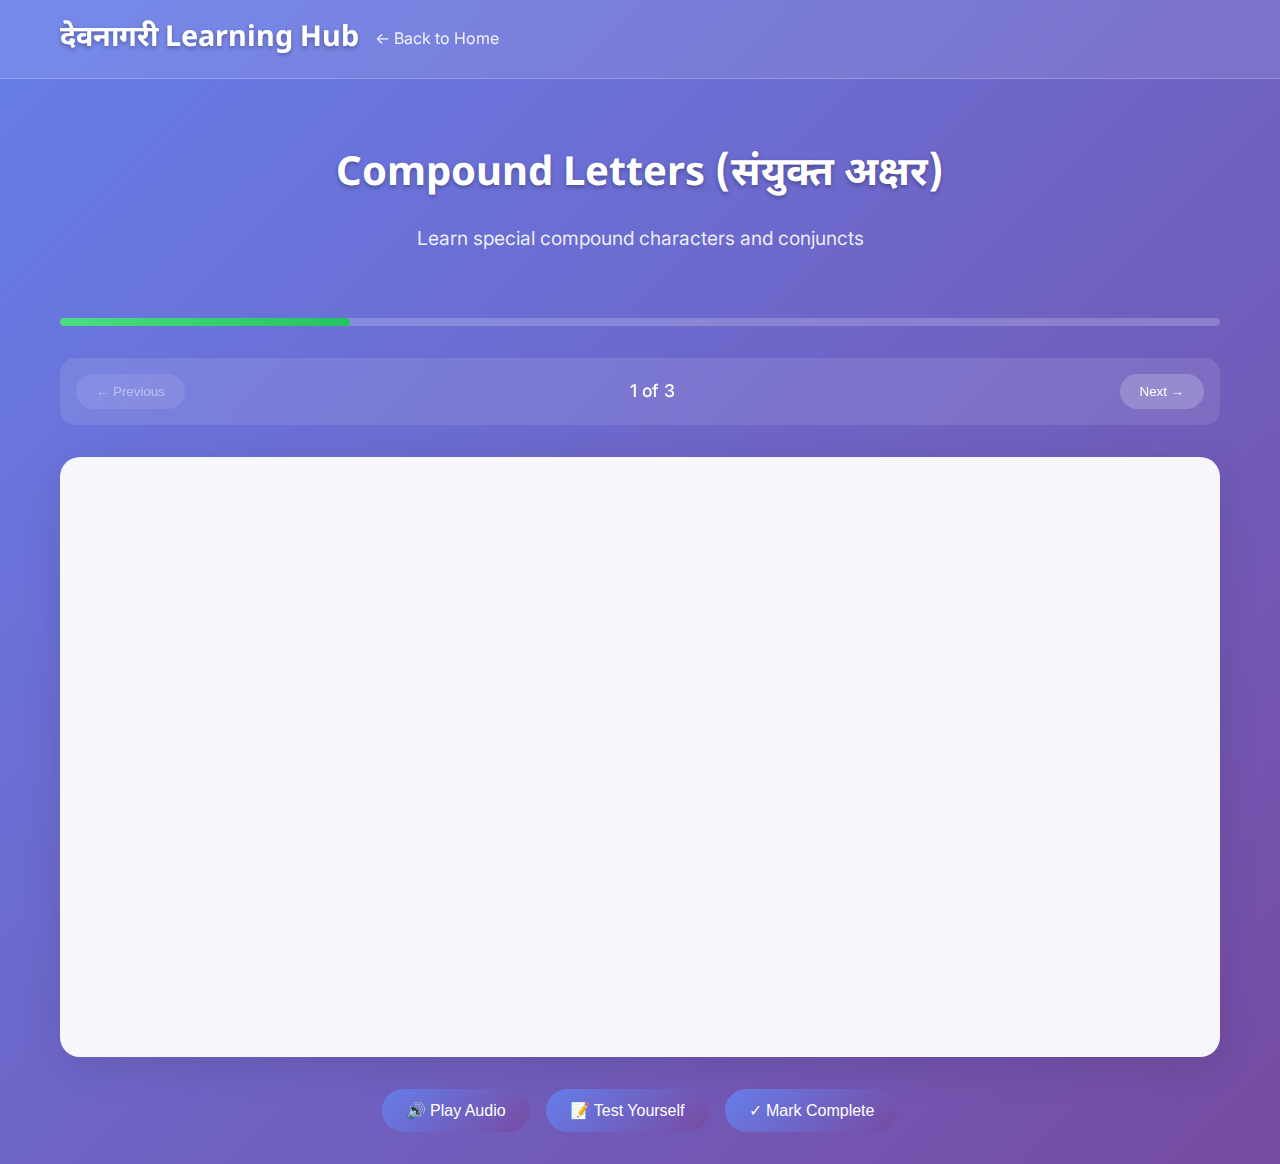
<file: compounds.html>
<!DOCTYPE html>
<html lang="en">
<head>
    <meta charset="UTF-8">
    <meta name="viewport" content="width=device-width, initial-scale=1.0">
    <title>Compound Letters | Devanagari Learning Hub</title>
    <link rel="stylesheet" href="styles.css">
    <link rel="stylesheet" href="lesson.css">
    <link href="https://fonts.googleapis.com/css2?family=Noto+Sans+Devanagari:wght@400;500;700&family=Inter:wght@300;400;500;600&display=swap" rel="stylesheet">
</head>
<body>
    <header class="header">
        <div class="container">
            <h1 class="logo"><a href="index.html" style="color: white; text-decoration: none;">देवनागरी Learning Hub</a></h1>
            <nav class="nav">
                <a href="index.html" class="nav-link">← Back to Home</a>
            </nav>
        </div>
    </header>

    <main class="main">
        <div class="container">
            <div class="lesson-header">
                <h1>Compound Letters (संयुक्त अक्षर)</h1>
                <p class="lesson-subtitle">Learn special compound characters and conjuncts</p>
            </div>

            <div class="progress-bar">
                <div class="progress-fill" style="width: 0%"></div>
            </div>

            <nav class="lesson-nav">
                <button class="nav-btn" id="prevBtn" disabled>← Previous</button>
                <span class="lesson-counter">1 of 3</span>
                <button class="nav-btn" id="nextBtn">Next →</button>
            </nav>

            <div class="lesson-content" id="lessonContent">
                <!-- Lessons will be dynamically loaded -->
            </div>

            <div class="lesson-footer">
                <button class="action-btn" id="playAudio">🔊 Play Audio</button>
                <button class="action-btn" id="testYourself">📝 Test Yourself</button>
                <button class="action-btn" id="markComplete">✓ Mark Complete</button>
            </div>
        </div>
    </main>

    <script>
        // Simple compound letter navigator
        class CompoundLessonNavigator {
            constructor() {
                this.currentLesson = 1;
                this.totalLessons = 3;
                this.completed = JSON.parse(localStorage.getItem('completed_compounds') || '[]');
                this.lessonData = null;
                
                this.initializeElements();
                this.setupEventListeners();
                this.loadLessonData();
            }

            initializeElements() {
                this.prevBtn = document.getElementById('prevBtn');
                this.nextBtn = document.getElementById('nextBtn');
                this.lessonCounter = document.querySelector('.lesson-counter');
                this.progressFill = document.querySelector('.progress-fill');
                this.lessonContent = document.getElementById('lessonContent');
                this.playAudioBtn = document.getElementById('playAudio');
                this.testBtn = document.getElementById('testYourself');
                this.markCompleteBtn = document.getElementById('markComplete');
            }

            async loadLessonData() {
                try {
                    const response = await fetch('data.json');
                    const data = await response.json();
                    this.lessonData = data.specialCharacters;
                    this.generateAllLessons();
                    this.updateLesson();
                } catch (error) {
                    console.error('Error loading lesson data:', error);
                    this.createFallbackLessons();
                }
            }

            generateAllLessons() {
                this.lessonContent.innerHTML = '';
                
                this.lessonData.lessons.forEach((lesson, index) => {
                    const slideElement = this.createLessonSlide(lesson, index === 0);
                    this.lessonContent.appendChild(slideElement);
                });

                const summarySlide = this.createSummarySlide();
                this.lessonContent.appendChild(summarySlide);
            }

            createLessonSlide(lesson, isActive = false) {
                const slide = document.createElement('div');
                slide.className = `lesson-slide${isActive ? ' active' : ''}`;
                slide.setAttribute('data-lesson', lesson.id);
                
                slide.innerHTML = `
                    <div class="letter-display">
                        <div class="main-letter">${lesson.letter}</div>
                        <div class="romanization">${lesson.romanization}</div>
                        <div class="sound-description">${lesson.soundDescription}</div>
                    </div>
                    
                    <div class="lesson-details">
                        <div class="compound-info">
                            <h3>Formation</h3>
                            <div class="formation-visual">
                                <div class="components">
                                    ${lesson.components.map(comp => `<span class="component">${comp}</span>`).join(' + ')}
                                    <span class="equals">=</span>
                                    <span class="result">${lesson.letter}</span>
                                </div>
                            </div>
                        </div>

                        <div class="practice-section">
                            <h3>Practice Words</h3>
                            <div class="practice-words">
                                ${lesson.practiceWords.map(word => `
                                    <div class="word-item">
                                        <span class="hindi">${word.hindi}</span>
                                        <span class="romanization">${word.romanization}</span>
                                        <span class="meaning">${word.meaning}</span>
                                    </div>
                                `).join('')}
                            </div>
                        </div>

                        <div class="tips-section">
                            <h3>Usage Notes</h3>
                            <ul>
                                <li>Compound letters combine two consonants</li>
                                <li>Often found in Sanskrit-derived words</li>
                                <li>Pronounced as a blend of both sounds</li>
                                <li>Important for reading classical texts</li>
                            </ul>
                        </div>
                    </div>
                `;

                return slide;
            }

            createSummarySlide() {
                const slide = document.createElement('div');
                slide.className = 'lesson-slide';
                slide.setAttribute('data-lesson', this.totalLessons + 1);

                slide.innerHTML = `
                    <div class="summary-content">
                        <h2>Compound Letters Summary</h2>
                        <div class="compounds-overview">
                            <h3>Key Compounds</h3>
                            <div class="compounds-grid">
                                <div class="compound-item">
                                    <strong>क्ष</strong> (kṣa) = क + ष
                                    <small>Very common in Sanskrit words</small>
                                </div>
                                <div class="compound-item">
                                    <strong>त्र</strong> (tra) = त + र
                                    <small>Found in many Hindi words</small>
                                </div>
                                <div class="compound-item">
                                    <strong>ज्ञ</strong> (gya) = ज + ञ
                                    <small>Often pronounced as 'gya'</small>
                                </div>
                            </div>
                        </div>

                        <div class="completion-badge">
                            <h3>🎉 Compounds Complete!</h3>
                            <p>You've learned the most important compound letters in Hindi!</p>
                            <button class="action-btn" onclick="window.location.href='index.html'">Back to Home</button>
                        </div>
                    </div>
                `;

                return slide;
            }

            createFallbackLessons() {
                this.lessonContent.innerHTML = `
                    <div class="lesson-slide active" data-lesson="1">
                        <div class="letter-display">
                            <div class="main-letter">क्ष</div>
                            <div class="romanization">kṣa</div>
                            <div class="sound-description">Compound: क + ष</div>
                        </div>
                        <p>Loading lesson data...</p>
                    </div>
                `;
            }

            setupEventListeners() {
                this.prevBtn.addEventListener('click', () => this.previousLesson());
                this.nextBtn.addEventListener('click', () => this.nextLesson());
                this.playAudioBtn.addEventListener('click', () => this.playAudio());
                this.testBtn.addEventListener('click', () => this.openTest());
                this.markCompleteBtn.addEventListener('click', () => this.markComplete());
                
                document.addEventListener('keydown', (e) => {
                    if (e.key === 'ArrowLeft') this.previousLesson();
                    if (e.key === 'ArrowRight') this.nextLesson();
                });
            }

            nextLesson() {
                if (this.currentLesson < this.totalLessons + 1) {
                    this.currentLesson++;
                    this.updateLesson();
                }
            }

            previousLesson() {
                if (this.currentLesson > 1) {
                    this.currentLesson--;
                    this.updateLesson();
                }
            }

            updateLesson() {
                const slides = document.querySelectorAll('.lesson-slide');
                slides.forEach(slide => slide.classList.remove('active'));
                
                const currentSlide = document.querySelector(`[data-lesson="${this.currentLesson}"]`);
                if (currentSlide) {
                    currentSlide.classList.add('active');
                }
                
                this.prevBtn.disabled = this.currentLesson === 1;
                this.nextBtn.disabled = this.currentLesson === this.totalLessons + 1;
                
                if (this.currentLesson <= this.totalLessons) {
                    this.lessonCounter.textContent = `${this.currentLesson} of ${this.totalLessons}`;
                } else {
                    this.lessonCounter.textContent = `Summary`;
                }
                
                this.updateProgress();
                this.updateCompletionStatus();
            }

            updateProgress() {
                const progressPercent = (this.currentLesson / (this.totalLessons + 1)) * 100;
                this.progressFill.style.width = `${progressPercent}%`;
            }

            updateCompletionStatus() {
                const isCompleted = this.completed.includes(this.currentLesson);
                this.markCompleteBtn.textContent = isCompleted ? '✓ Completed' : '✓ Mark Complete';
            }

            markComplete() {
                if (!this.completed.includes(this.currentLesson)) {
                    this.completed.push(this.currentLesson);
                    localStorage.setItem('completed_compounds', JSON.stringify(this.completed));
                    this.updateCompletionStatus();
                }
            }

            playAudio() {
                alert('Audio for compound letters coming soon!');
            }

            openTest() {
                alert('Quiz functionality coming soon!');
            }
        }

        // Initialize when DOM is loaded
        document.addEventListener('DOMContentLoaded', () => {
            new CompoundLessonNavigator();
        });
    </script>

    <style>
        .formation-visual {
            background: #f8f9ff;
            padding: 2rem;
            border-radius: 15px;
            text-align: center;
            margin: 1rem 0;
        }

        .components {
            display: flex;
            align-items: center;
            justify-content: center;
            gap: 1rem;
            font-family: 'Noto Sans Devanagari', sans-serif;
            font-size: 1.5rem;
        }

        .component {
            background: white;
            padding: 0.5rem 1rem;
            border-radius: 8px;
            color: #667eea;
            font-weight: 600;
            box-shadow: 0 2px 8px rgba(0, 0, 0, 0.1);
        }

        .equals {
            color: #333;
            font-weight: bold;
        }

        .result {
            background: #667eea;
            color: white;
            padding: 0.5rem 1rem;
            border-radius: 8px;
            font-weight: 700;
            font-size: 2rem;
        }

        .compounds-grid {
            display: grid;
            grid-template-columns: repeat(auto-fit, minmax(250px, 1fr));
            gap: 1rem;
            margin-top: 1rem;
        }

        .compound-item {
            background: white;
            padding: 1.5rem;
            border-radius: 10px;
            text-align: center;
            box-shadow: 0 2px 8px rgba(0, 0, 0, 0.05);
        }

        .compound-item strong {
            font-family: 'Noto Sans Devanagari', sans-serif;
            font-size: 2rem;
            color: #667eea;
            display: block;
            margin-bottom: 0.5rem;
        }

        .compound-item small {
            color: #666;
            font-style: italic;
        }
    </style>
</body>
</html>
</file>
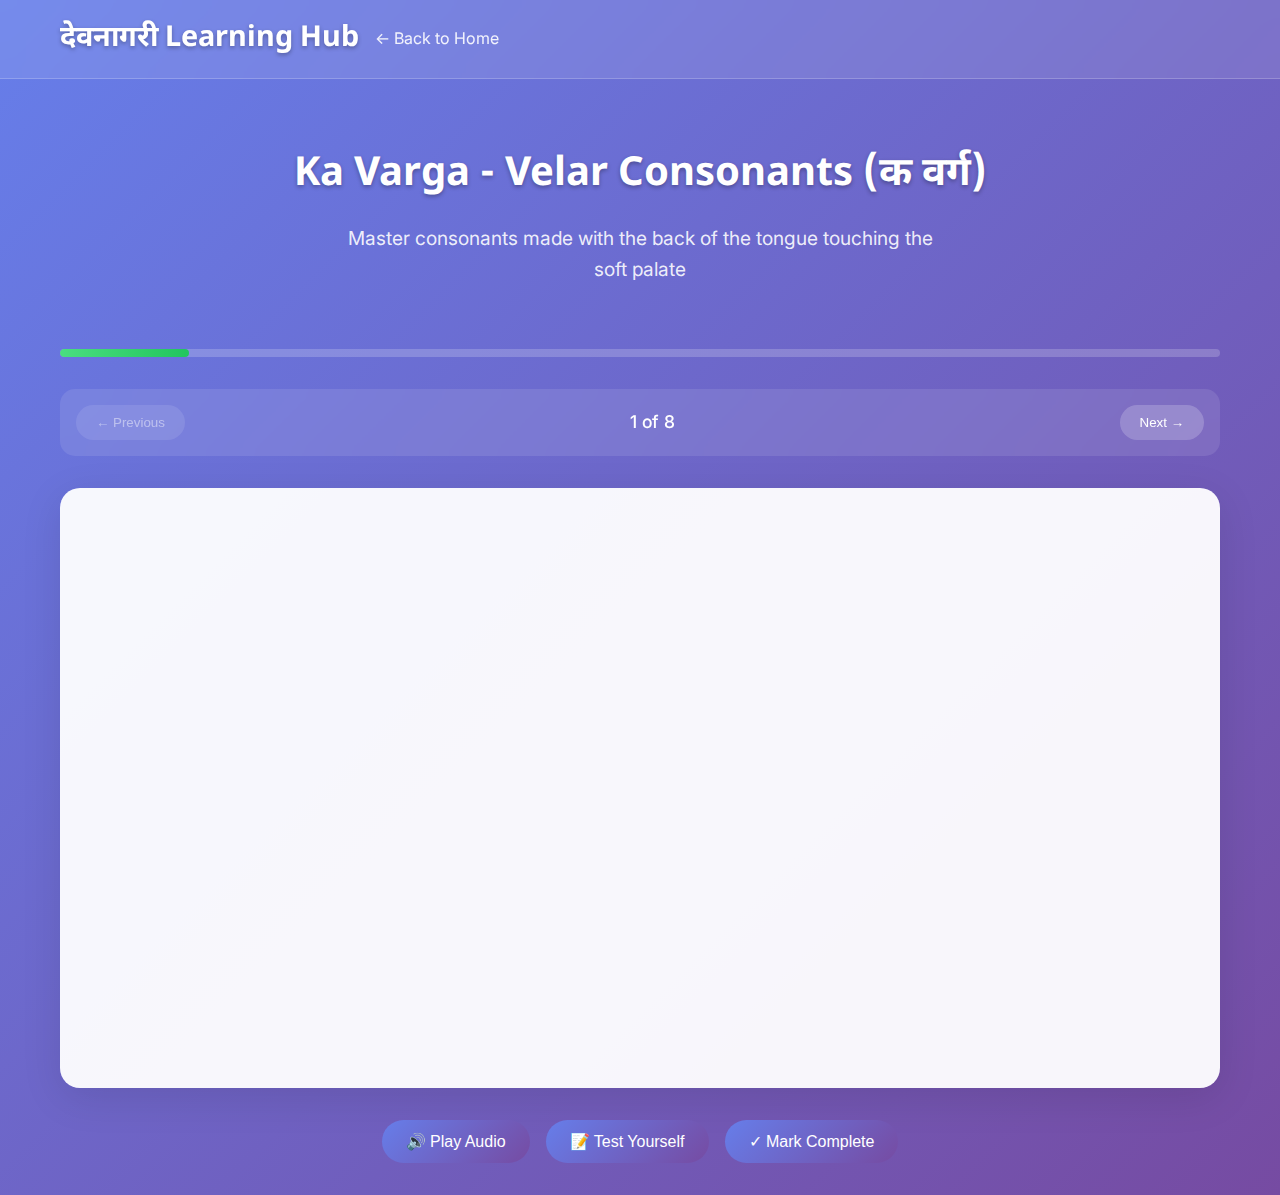
<file: ka-varga.html>
<!DOCTYPE html>
<html lang="en">
<head>
    <meta charset="UTF-8">
    <meta name="viewport" content="width=device-width, initial-scale=1.0">
    <title>Ka Varga - Velar Consonants | Devanagari Learning Hub</title>
    <link rel="stylesheet" href="styles.css">
    <link rel="stylesheet" href="lesson.css">
    <link href="https://fonts.googleapis.com/css2?family=Noto+Sans+Devanagari:wght@400;500;700&family=Inter:wght@300;400;500;600&display=swap" rel="stylesheet">
</head>
<body>
    <header class="header">
        <div class="container">
            <h1 class="logo"><a href="index.html" style="color: white; text-decoration: none;">देवनागरी Learning Hub</a></h1>
            <nav class="nav">
                <a href="index.html" class="nav-link">← Back to Home</a>
            </nav>
        </div>
    </header>

    <main class="main">
        <div class="container">
            <div class="lesson-header">
                <h1>Ka Varga - Velar Consonants (क वर्ग)</h1>
                <p class="lesson-subtitle">Master consonants made with the back of the tongue touching the soft palate</p>
            </div>

            <div class="progress-bar">
                <div class="progress-fill" style="width: 0%"></div>
            </div>

            <nav class="lesson-nav">
                <button class="nav-btn" id="prevBtn" disabled>← Previous</button>
                <span class="lesson-counter">1 of 5</span>
                <button class="nav-btn" id="nextBtn">Next →</button>
            </nav>

            <div class="lesson-content" id="lessonContent">
                <!-- Lessons will be dynamically loaded from data.json -->
            </div>

            <div class="lesson-footer">
                <button class="action-btn" id="playAudio">🔊 Play Audio</button>
                <button class="action-btn" id="testYourself">📝 Test Yourself</button>
                <button class="action-btn" id="markComplete">✓ Mark Complete</button>
            </div>
        </div>
    </main>

    <script>
        // Ka Varga Lesson Navigator
        class KaVargaLessonNavigator {
            constructor() {
                this.vargaName = 'ka_varga';
                this.currentLesson = 1;
                this.totalLessons = 5;
                this.completed = JSON.parse(localStorage.getItem(`completed_${this.vargaName}`) || '[]');
                this.lessonData = null;
                
                this.initializeElements();
                this.setupEventListeners();
                this.loadLessonData();
            }

            initializeElements() {
                this.prevBtn = document.getElementById('prevBtn');
                this.nextBtn = document.getElementById('nextBtn');
                this.lessonCounter = document.querySelector('.lesson-counter');
                this.progressFill = document.querySelector('.progress-fill');
                this.lessonContent = document.getElementById('lessonContent');
                this.playAudioBtn = document.getElementById('playAudio');
                this.testBtn = document.getElementById('testYourself');
                this.markCompleteBtn = document.getElementById('markComplete');
            }

            async loadLessonData() {
                try {
                    const response = await fetch('data.json');
                    const data = await response.json();
                    this.lessonData = data.consonants[this.vargaName];
                    this.totalLessons = this.lessonData.lessons.length;
                    this.generateAllLessons();
                    this.updateProgress();
                    this.updateLesson();
                } catch (error) {
                    console.error('Error loading lesson data:', error);
                    this.createFallbackLessons();
                }
            }

            generateAllLessons() {
                this.lessonContent.innerHTML = '';
                
                // Create lessons from data
                this.lessonData.lessons.forEach((lesson, index) => {
                    const slideElement = this.createLessonSlide(lesson, index === 0);
                    this.lessonContent.appendChild(slideElement);
                });

                // Add remaining Ka Varga consonants with fallback data
                const additionalConsonants = [
                    {
                        id: this.lessonData.lessons.length + 1,
                        letter: "ग",
                        romanization: "ga",
                        soundDescription: "Voiced velar stop",
                        mouthPosition: {
                            tongue: "Back part touches soft palate, vocal cords vibrate",
                            lips: "Neutral and relaxed",
                            jaw: "Slightly dropped, teeth apart",
                            airFlow: "Build pressure, gentle release, vocal cords vibrating",
                            vocalCords: "Vibrating (voiced)"
                        },
                        practiceWords: [
                            {"hindi": "गाना", "romanization": "gaana", "meaning": "song/to sing"},
                            {"hindi": "गिलास", "romanization": "gilaas", "meaning": "glass"}
                        ],
                        keyPoints: [
                            "Same tongue position as क but with voice",
                            "Vocal cords vibrate during articulation",
                            "Softer sound than क",
                            "Very common in Hindi words"
                        ]
                    },
                    {
                        id: this.lessonData.lessons.length + 2,
                        letter: "घ",
                        romanization: "gha",
                        soundDescription: "Aspirated voiced velar stop",
                        mouthPosition: {
                            tongue: "Same as ग",
                            lips: "Neutral",
                            jaw: "Same as ग",
                            airFlow: "Strong puff of air with vocal cord vibration",
                            vocalCords: "Vibrating"
                        },
                        practiceWords: [
                            {"hindi": "घर", "romanization": "ghar", "meaning": "house"},
                            {"hindi": "घंटा", "romanization": "ghanṭaa", "meaning": "hour/bell"}
                        ],
                        keyPoints: [
                            "Same position as ग but with aspiration",
                            "Both voice and breath together",
                            "Strong puff of air after release",
                            "Less common than ग"
                        ]
                    },
                    {
                        id: this.lessonData.lessons.length + 3,
                        letter: "ङ",
                        romanization: "ṅa",
                        soundDescription: "Velar nasal",
                        mouthPosition: {
                            tongue: "Back touches soft palate, air through nose",
                            lips: "Neutral",
                            jaw: "Relaxed",
                            airFlow: "Air flows through nose, not mouth",
                            vocalCords: "Vibrating"
                        },
                        practiceWords: [
                            {"hindi": "अंगूर", "romanization": "anguur", "meaning": "grapes"},
                            {"hindi": "गंगा", "romanization": "gangaa", "meaning": "Ganges river"}
                        ],
                        keyPoints: [
                            "Nasal sound - air through nose",
                            "Often appears in conjuncts",
                            "Like 'ng' in 'sing'",
                            "Continuous nasal sound"
                        ]
                    }
                ];

                // Add additional consonants
                additionalConsonants.forEach((lesson, index) => {
                    const slideElement = this.createLessonSlide(lesson, false);
                    this.lessonContent.appendChild(slideElement);
                });

                // Update total lessons count
                this.totalLessons = this.lessonData.lessons.length + additionalConsonants.length;

                // Add summary slide
                const summarySlide = this.createSummarySlide();
                this.lessonContent.appendChild(summarySlide);
            }

            createLessonSlide(lesson, isActive = false) {
                const slide = document.createElement('div');
                slide.className = `lesson-slide${isActive ? ' active' : ''}`;
                slide.setAttribute('data-lesson', lesson.id);

                const mouthPositionItems = this.generateMouthPositionItems(lesson.mouthPosition);
                const mistakesSection = lesson.commonMistakes ? this.generateMistakesSection(lesson.commonMistakes) : '';
                
                slide.innerHTML = `
                    <div class="letter-display">
                        <div class="main-letter">${lesson.letter}</div>
                        <div class="romanization">${lesson.romanization}</div>
                        <div class="sound-description">${lesson.soundDescription}</div>
                    </div>
                    
                    <div class="lesson-details">
                        <div class="mouth-position">
                            <h3>Mouth Position</h3>
                            <div class="position-grid">
                                ${mouthPositionItems}
                            </div>
                        </div>

                        <div class="practice-section">
                            <h3>Practice Words</h3>
                            <div class="practice-words">
                                ${lesson.practiceWords.map(word => `
                                    <div class="word-item">
                                        <span class="hindi">${word.hindi}</span>
                                        <span class="romanization">${word.romanization}</span>
                                        <span class="meaning">${word.meaning}</span>
                                    </div>
                                `).join('')}
                            </div>
                        </div>

                        <div class="tips-section">
                            <h3>Key Points</h3>
                            <ul>
                                ${lesson.keyPoints.map(point => `<li>${point}</li>`).join('')}
                            </ul>
                        </div>

                        ${mistakesSection}
                    </div>
                `;

                return slide;
            }

            generateMouthPositionItems(mouthPosition) {
                const items = [];
                
                if (mouthPosition.tongue) {
                    items.push(`<div class="position-item"><strong>Tongue:</strong> ${mouthPosition.tongue}</div>`);
                }
                if (mouthPosition.lips) {
                    items.push(`<div class="position-item"><strong>Lips:</strong> ${mouthPosition.lips}</div>`);
                }
                if (mouthPosition.jaw) {
                    items.push(`<div class="position-item"><strong>Jaw:</strong> ${mouthPosition.jaw}</div>`);
                }
                if (mouthPosition.airFlow) {
                    items.push(`<div class="position-item"><strong>Air Flow:</strong> ${mouthPosition.airFlow}</div>`);
                }
                if (mouthPosition.vocalCords) {
                    items.push(`<div class="position-item"><strong>Vocal Cords:</strong> ${mouthPosition.vocalCords}</div>`);
                }

                return items.join('');
            }

            generateMistakesSection(mistakes) {
                return `
                    <div class="mistakes-section">
                        <h3>Common Mistakes</h3>
                        <ul class="mistakes-list">
                            ${mistakes.map(mistake => `<li>${mistake}</li>`).join('')}
                        </ul>
                    </div>
                `;
            }

            createSummarySlide() {
                const slide = document.createElement('div');
                slide.className = 'lesson-slide';
                slide.setAttribute('data-lesson', this.totalLessons + 1);

                slide.innerHTML = `
                    <div class="summary-content">
                        <h2>${this.lessonData.title}</h2>
                        <div class="consonant-chart-container">
                            <h3>Ka Varga Overview</h3>
                            <div class="chart-visual">
                                <div class="consonant-series">
                                    <div class="series-row">
                                        <strong>Voiceless:</strong> क (unaspirated) → ख (aspirated)
                                    </div>
                                    <div class="series-row">
                                        <strong>Voiced:</strong> ग (unaspirated) → घ (aspirated)
                                    </div>
                                    <div class="series-row">
                                        <strong>Nasal:</strong> ङ (voiced nasal)
                                    </div>
                                </div>
                            </div>
                        </div>

                        <div class="key-concepts">
                            <h3>Key Concepts</h3>
                            <div class="concept-grid">
                                <div class="concept-item">
                                    <strong>Articulation Place:</strong> Back of tongue touches soft palate (velum)
                                </div>
                                <div class="concept-item">
                                    <strong>Aspiration:</strong> क vs ख, ग vs घ - breath puff makes the difference
                                </div>
                                <div class="concept-item">
                                    <strong>Voicing:</strong> क/ख (no vocal cords) vs ग/घ (vocal cords vibrate)
                                </div>
                                <div class="concept-item">
                                    <strong>Nasal:</strong> ङ allows air through nose while blocking mouth
                                </div>
                            </div>
                        </div>

                        <div class="completion-badge">
                            <h3>🎉 Ka Varga Complete!</h3>
                            <p>You've mastered all velar consonants. Ready for the next series?</p>
                            <button class="action-btn" onclick="window.location.href='index.html'">Choose Next Varga</button>
                        </div>
                    </div>
                `;

                return slide;
            }

            createFallbackLessons() {
                this.lessonContent.innerHTML = `
                    <div class="lesson-slide active" data-lesson="1">
                        <div class="letter-display">
                            <div class="main-letter">क</div>
                            <div class="romanization">ka</div>
                            <div class="sound-description">Voiceless velar stop</div>
                        </div>
                        <p>Loading lesson data...</p>
                    </div>
                `;
            }

            setupEventListeners() {
                this.prevBtn.addEventListener('click', () => this.previousLesson());
                this.nextBtn.addEventListener('click', () => this.nextLesson());
                this.playAudioBtn.addEventListener('click', () => this.playAudio());
                this.testBtn.addEventListener('click', () => this.openTest());
                this.markCompleteBtn.addEventListener('click', () => this.markComplete());
                
                // Keyboard navigation
                document.addEventListener('keydown', (e) => {
                    if (e.key === 'ArrowLeft') this.previousLesson();
                    if (e.key === 'ArrowRight') this.nextLesson();
                    if (e.key === ' ') {
                        e.preventDefault();
                        this.playAudio();
                    }
                });
            }

            nextLesson() {
                if (this.currentLesson < this.totalLessons + 1) {
                    this.currentLesson++;
                    this.updateLesson();
                }
            }

            previousLesson() {
                if (this.currentLesson > 1) {
                    this.currentLesson--;
                    this.updateLesson();
                }
            }

            updateLesson() {
                const slides = document.querySelectorAll('.lesson-slide');
                slides.forEach(slide => slide.classList.remove('active'));
                
                const currentSlide = document.querySelector(`[data-lesson="${this.currentLesson}"]`);
                if (currentSlide) {
                    currentSlide.classList.add('active');
                }
                
                this.prevBtn.disabled = this.currentLesson === 1;
                this.nextBtn.disabled = this.currentLesson === this.totalLessons + 1;
                
                if (this.currentLesson <= this.totalLessons) {
                    this.lessonCounter.textContent = `${this.currentLesson} of ${this.totalLessons}`;
                } else {
                    this.lessonCounter.textContent = `Summary`;
                }
                
                this.updateProgress();
                this.updateCompletionStatus();
            }

            updateProgress() {
                const progressPercent = (this.currentLesson / (this.totalLessons + 1)) * 100;
                this.progressFill.style.width = `${progressPercent}%`;
            }

            updateCompletionStatus() {
                const isCompleted = this.completed.includes(this.currentLesson);
                this.markCompleteBtn.textContent = isCompleted ? '✓ Completed' : '✓ Mark Complete';
                this.markCompleteBtn.style.background = isCompleted ? 
                    'linear-gradient(135deg, #22c55e 0%, #16a34a 100%)' : 
                    'linear-gradient(135deg, #667eea 0%, #764ba2 100%)';
            }

            markComplete() {
                if (!this.completed.includes(this.currentLesson)) {
                    this.completed.push(this.currentLesson);
                    localStorage.setItem(`completed_${this.vargaName}`, JSON.stringify(this.completed));
                    this.updateCompletionStatus();
                    this.showCompletionFeedback();
                }
            }

            showCompletionFeedback() {
                const feedback = document.createElement('div');
                feedback.className = 'completion-feedback';
                feedback.innerHTML = `
                    <div class="feedback-content">
                        <div class="feedback-icon">🎉</div>
                        <div class="feedback-text">Lesson completed!</div>
                    </div>
                `;
                
                document.body.appendChild(feedback);
                
                setTimeout(() => {
                    feedback.classList.add('show');
                }, 100);
                
                setTimeout(() => {
                    feedback.classList.remove('show');
                    setTimeout(() => {
                        document.body.removeChild(feedback);
                    }, 300);
                }, 2000);
            }

            playAudio() {
                // Simple consonant audio synthesis for Ka Varga
                this.synthesizeConsonantSound(this.currentLesson);
            }

            synthesizeConsonantSound(lessonNumber) {
                const AudioContext = window.AudioContext || window.webkitAudioContext;
                if (!AudioContext) {
                    alert('Audio synthesis not supported in this browser');
                    return;
                }

                const audioContext = new AudioContext();
                
                // Ka Varga consonant frequencies and characteristics
                const consonantFreqs = {
                    1: {type: 'stop', f: 80, aspiration: false, voiced: false}, // क
                    2: {type: 'stop', f: 80, aspiration: true, voiced: false},  // ख
                    3: {type: 'stop', f: 80, aspiration: false, voiced: true},  // ग
                    4: {type: 'stop', f: 80, aspiration: true, voiced: true},   // घ
                    5: {type: 'nasal', f: 120, voiced: true}                   // ङ
                };

                const freq = consonantFreqs[lessonNumber];
                if (!freq) return;

                this.createConsonantSound(audioContext, freq);
            }

            createConsonantSound(audioContext, freq) {
                const duration = freq.type === 'nasal' ? 1.0 : 0.8;
                
                // Create consonant burst
                const osc = audioContext.createOscillator();
                const gainNode = audioContext.createGain();
                
                osc.frequency.setValueAtTime(freq.f, audioContext.currentTime);
                osc.type = freq.type === 'nasal' ? 'sine' : 'square';
                
                if (freq.type === 'stop') {
                    // Quick burst for stop consonants
                    gainNode.gain.setValueAtTime(0, audioContext.currentTime);
                    gainNode.gain.linearRampToValueAtTime(0.3, audioContext.currentTime + 0.02);
                    gainNode.gain.linearRampToValueAtTime(0, audioContext.currentTime + 0.08);
                    
                    // Add aspiration if needed
                    if (freq.aspiration) {
                        setTimeout(() => {
                            const noiseBuffer = audioContext.createBuffer(1, audioContext.sampleRate * 0.2, audioContext.sampleRate);
                            const noiseData = noiseBuffer.getChannelData(0);
                            for (let i = 0; i < noiseData.length; i++) {
                                noiseData[i] = (Math.random() * 2 - 1) * 0.1;
                            }
                            
                            const noiseSource = audioContext.createBufferSource();
                            const noiseGain = audioContext.createGain();
                            noiseSource.buffer = noiseBuffer;
                            noiseGain.gain.setValueAtTime(0.2, audioContext.currentTime);
                            noiseGain.gain.exponentialRampToValueAtTime(0.001, audioContext.currentTime + 0.2);
                            
                            noiseSource.connect(noiseGain);
                            noiseGain.connect(audioContext.destination);
                            noiseSource.start(audioContext.currentTime);
                        }, 80);
                    }
                } else {
                    // Sustained for nasal
                    gainNode.gain.setValueAtTime(0, audioContext.currentTime);
                    gainNode.gain.linearRampToValueAtTime(0.2, audioContext.currentTime + 0.1);
                    gainNode.gain.linearRampToValueAtTime(0, audioContext.currentTime + duration);
                }

                osc.connect(gainNode);
                gainNode.connect(audioContext.destination);

                osc.start(audioContext.currentTime);
                osc.stop(audioContext.currentTime + duration);

                // Add vowel sound after consonant
                setTimeout(() => {
                    this.addVowelSound(audioContext, 730, 1090); // 'a' vowel
                }, 100);

                this.showAudioFeedback();
            }

            addVowelSound(audioContext, f1, f2) {
                const duration = 0.5;
                const osc1 = audioContext.createOscillator();
                const osc2 = audioContext.createOscillator();
                const gain1 = audioContext.createGain();
                const gain2 = audioContext.createGain();

                osc1.frequency.setValueAtTime(f1, audioContext.currentTime);
                osc2.frequency.setValueAtTime(f2, audioContext.currentTime);
                osc1.type = osc2.type = 'sawtooth';

                gain1.gain.setValueAtTime(0.1, audioContext.currentTime);
                gain2.gain.setValueAtTime(0.05, audioContext.currentTime);

                osc1.connect(gain1);
                osc2.connect(gain2);
                gain1.connect(audioContext.destination);
                gain2.connect(audioContext.destination);

                osc1.start(audioContext.currentTime);
                osc2.start(audioContext.currentTime);
                osc1.stop(audioContext.currentTime + duration);
                osc2.stop(audioContext.currentTime + duration);
            }

            showAudioFeedback() {
                this.playAudioBtn.style.transform = 'scale(1.1)';
                this.playAudioBtn.style.background = 'linear-gradient(135deg, #22c55e 0%, #16a34a 100%)';
                
                setTimeout(() => {
                    this.playAudioBtn.style.transform = 'scale(1)';
                    this.playAudioBtn.style.background = 'linear-gradient(135deg, #667eea 0%, #764ba2 100%)';
                }, 200);
            }

            openTest() {
                alert('Quiz functionality coming soon!');
            }
        }

        // Additional CSS for Ka Varga specific elements
        const kaVargaStyles = `
            .mistakes-section {
                background: #fef2f2;
                padding: 1.5rem;
                border-radius: 15px;
                border-left: 4px solid #ef4444;
                margin-top: 1rem;
            }

            .mistakes-section h3 {
                color: #ef4444;
                margin-bottom: 1rem;
                font-size: 1.3rem;
                font-weight: 600;
            }

            .mistakes-list {
                list-style: none;
                padding: 0;
            }

            .mistakes-list li {
                padding: 0.8rem;
                margin-bottom: 0.5rem;
                background: white;
                border-radius: 10px;
                box-shadow: 0 2px 8px rgba(0, 0, 0, 0.05);
                position: relative;
                padding-left: 2.5rem;
            }

            .mistakes-list li::before {
                content: "⚠️";
                position: absolute;
                left: 1rem;
                top: 50%;
                transform: translateY(-50%);
            }

            .consonant-series {
                background: white;
                padding: 2rem;
                border-radius: 10px;
            }

            .series-row {
                padding: 1rem;
                margin-bottom: 1rem;
                background: #f8f9ff;
                border-radius: 8px;
                font-size: 1.1rem;
            }

            .concept-grid {
                display: grid;
                grid-template-columns: repeat(auto-fit, minmax(200px, 1fr));
                gap: 1rem;
                margin-top: 1rem;
            }

            .concept-item {
                padding: 1rem;
                background: white;
                border-radius: 10px;
                box-shadow: 0 2px 8px rgba(0, 0, 0, 0.05);
            }

            .concept-item strong {
                color: #667eea;
                display: block;
                margin-bottom: 0.5rem;
            }

            .completion-feedback {
                position: fixed;
                top: 50%;
                left: 50%;
                transform: translate(-50%, -50%) scale(0);
                background: white;
                padding: 2rem;
                border-radius: 20px;
                box-shadow: 0 20px 60px rgba(0, 0, 0, 0.3);
                z-index: 1000;
                transition: all 0.3s ease;
            }

            .completion-feedback.show {
                transform: translate(-50%, -50%) scale(1);
            }

            .feedback-content {
                text-align: center;
            }

            .feedback-icon {
                font-size: 3rem;
                margin-bottom: 1rem;
            }

            .feedback-text {
                font-size: 1.2rem;
                color: #22c55e;
                font-weight: 600;
            }

            .completion-badge {
                background: linear-gradient(135deg, #22c55e 0%, #16a34a 100%);
                color: white;
                padding: 2rem;
                border-radius: 15px;
                text-align: center;
                margin-top: 2rem;
            }

            .completion-badge h3 {
                margin-bottom: 1rem;
                font-size: 1.8rem;
            }

            .completion-badge p {
                margin-bottom: 1.5rem;
                opacity: 0.9;
            }
        `;

        const styleSheet = document.createElement('style');
        styleSheet.textContent = kaVargaStyles;
        document.head.appendChild(styleSheet);

        // Initialize the Ka Varga lesson navigator when DOM is loaded
        document.addEventListener('DOMContentLoaded', () => {
            new KaVargaLessonNavigator();
        });
    </script>
</body>
</html>
</file>
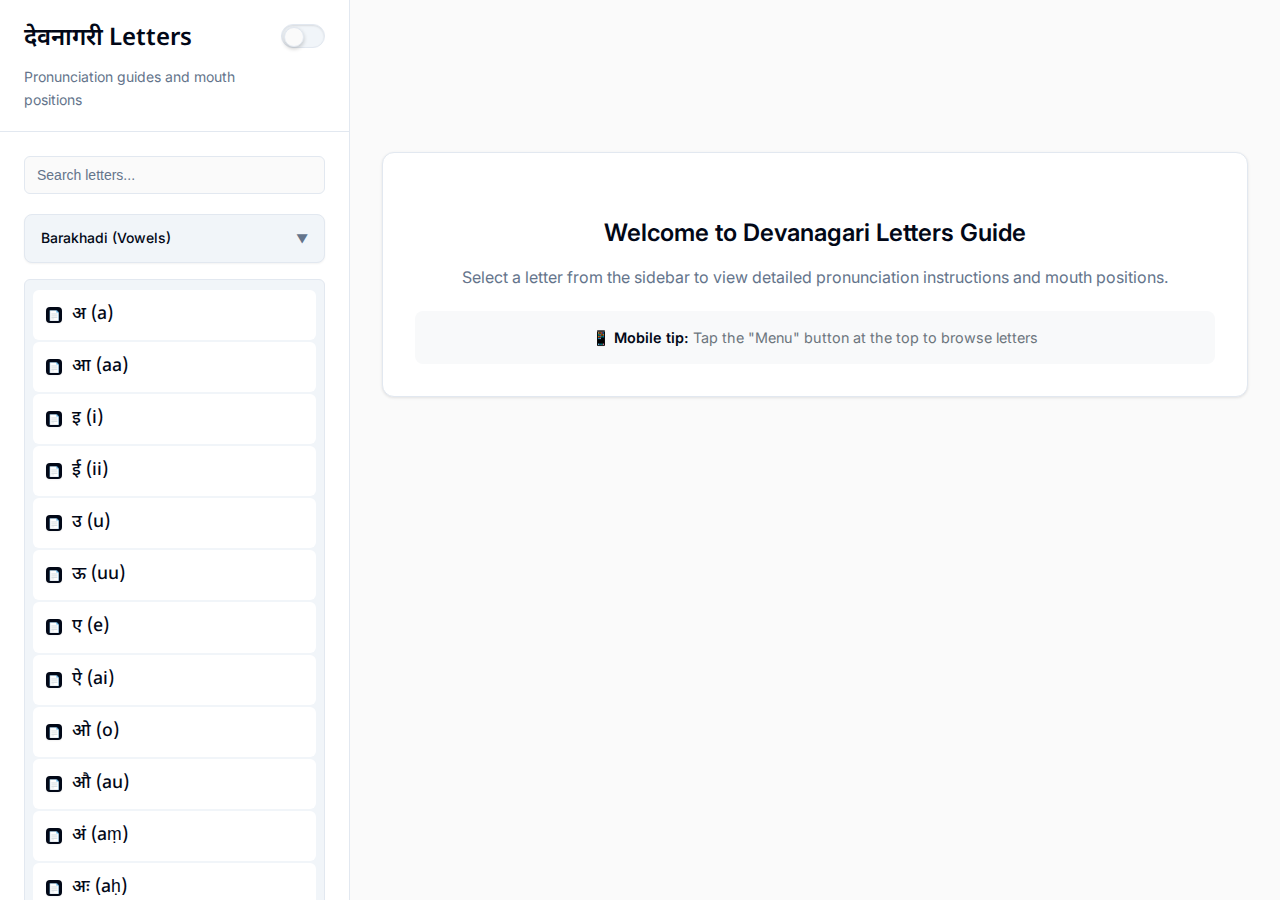
<file: markdown-viewer.html>
<!DOCTYPE html>
<html lang="en">
<head>
    <meta charset="UTF-8">
    <meta name="viewport" content="width=device-width, initial-scale=1.0">
    <title>Devanagari Letters Guide</title>
    <link href="https://fonts.googleapis.com/css2?family=Noto+Sans+Devanagari:wght@400;500;600;700&family=Inter:wght@300;400;500;600;700&display=swap" rel="stylesheet">
    <style>
        :root {
            /* Light mode colors */
            --background: hsl(0, 0%, 98%);
            --foreground: hsl(222.2, 84%, 4.9%);
            --card: hsl(0, 0%, 100%);
            --card-foreground: hsl(222.2, 84%, 4.9%);
            --popover: hsl(0, 0%, 100%);
            --popover-foreground: hsl(222.2, 84%, 4.9%);
            --primary: hsl(222.2, 84%, 4.9%);
            --primary-foreground: hsl(210, 40%, 98%);
            --secondary: hsl(210, 40%, 96%);
            --secondary-foreground: hsl(222.2, 84%, 4.9%);
            --muted: hsl(210, 40%, 96%);
            --muted-foreground: hsl(215.4, 16.3%, 46.9%);
            --accent: hsl(210, 40%, 96%);
            --accent-foreground: hsl(222.2, 84%, 4.9%);
            --destructive: hsl(0, 84.2%, 60.2%);
            --destructive-foreground: hsl(210, 40%, 98%);
            --border: hsl(214.3, 31.8%, 91.4%);
            --input: hsl(214.3, 31.8%, 91.4%);
            --ring: hsl(222.2, 84%, 4.9%);
        }

        [data-theme="dark"] {
            /* Dark mode colors */
            --background: hsl(222.2, 84%, 4.9%);
            --foreground: hsl(210, 40%, 98%);
            --card: hsl(222.2, 84%, 4.9%);
            --card-foreground: hsl(210, 40%, 98%);
            --popover: hsl(222.2, 84%, 4.9%);
            --popover-foreground: hsl(210, 40%, 98%);
            --primary: hsl(210, 40%, 98%);
            --primary-foreground: hsl(222.2, 84%, 4.9%);
            --secondary: hsl(217.2, 32.6%, 17.5%);
            --secondary-foreground: hsl(210, 40%, 98%);
            --muted: hsl(217.2, 32.6%, 17.5%);
            --muted-foreground: hsl(215, 20.2%, 65.1%);
            --accent: hsl(217.2, 32.6%, 17.5%);
            --accent-foreground: hsl(210, 40%, 98%);
            --destructive: hsl(0, 62.8%, 30.6%);
            --destructive-foreground: hsl(210, 40%, 98%);
            --border: hsl(217.2, 32.6%, 17.5%);
            --input: hsl(217.2, 32.6%, 17.5%);
            --ring: hsl(212.7, 26.8%, 83.9%);
        }

        * {
            margin: 0;
            padding: 0;
            box-sizing: border-box;
        }

        body {
            font-family: 'Inter', -apple-system, BlinkMacSystemFont, sans-serif;
            line-height: 1.6;
            color: var(--foreground);
            background-color: var(--background);
            antialiased: true;
            transition: color 0.3s ease, background-color 0.3s ease;
        }

        .container {
            display: flex;
            height: 100vh;
            position: relative;
        }

        .sidebar {
            width: 350px;
            background: var(--card);
            border-right: 1px solid var(--border);
            overflow-y: auto;
            padding: 24px;
            transition: transform 0.3s cubic-bezier(0.4, 0, 0.2, 1);
            box-shadow: 0 1px 3px 0 rgb(0 0 0 / 0.1), 0 1px 2px -1px rgb(0 0 0 / 0.1);
        }

        .main-content {
            flex: 1;
            padding: 32px;
            overflow-y: auto;
            background: var(--background);
        }

        .mobile-header {
            display: none;
            background: var(--card);
            color: var(--card-foreground);
            padding: 16px 24px;
            position: sticky;
            top: 0;
            z-index: 1000;
            align-items: center;
            justify-content: space-between;
            border-bottom: 1px solid var(--border);
            box-shadow: 0 1px 3px 0 rgb(0 0 0 / 0.1);
        }

        .mobile-controls {
            display: flex;
            align-items: center;
            gap: 12px;
        }

        .mobile-menu-btn {
            background: var(--secondary);
            border: 1px solid var(--border);
            color: var(--secondary-foreground);
            padding: 8px 16px;
            border-radius: 6px;
            cursor: pointer;
            font-size: 14px;
            font-weight: 500;
            transition: all 0.2s cubic-bezier(0.4, 0, 0.2, 1);
            box-shadow: 0 1px 2px 0 rgb(0 0 0 / 0.05);
        }

        .mobile-menu-btn:hover {
            background: var(--muted);
            box-shadow: 0 2px 4px 0 rgb(0 0 0 / 0.1);
        }

        .sidebar-overlay {
            display: none;
            position: fixed;
            top: 0;
            left: 0;
            width: 100%;
            height: 100%;
            background: hsl(0, 0%, 0%, 0.8);
            z-index: 999;
            backdrop-filter: blur(2px);
        }

        /* Theme Toggle */
        .theme-toggle {
            position: relative;
            display: inline-flex;
            align-items: center;
            cursor: pointer;
            user-select: none;
        }

        .theme-toggle input {
            opacity: 0;
            position: absolute;
            width: 0;
            height: 0;
        }

        .theme-toggle-switch {
            position: relative;
            width: 44px;
            height: 24px;
            background: var(--muted);
            border: 1px solid var(--border);
            border-radius: 12px;
            transition: all 0.3s cubic-bezier(0.4, 0, 0.2, 1);
            box-shadow: inset 0 1px 2px rgba(0, 0, 0, 0.1);
        }

        .theme-toggle-switch::before {
            content: '';
            position: absolute;
            width: 18px;
            height: 18px;
            border-radius: 50%;
            background: var(--background);
            border: 1px solid var(--border);
            top: 2px;
            left: 2px;
            transition: all 0.3s cubic-bezier(0.4, 0, 0.2, 1);
            box-shadow: 0 2px 4px rgba(0, 0, 0, 0.2);
        }

        .theme-toggle input:checked + .theme-toggle-switch {
            background: var(--primary);
            border-color: var(--primary);
        }

        .theme-toggle input:checked + .theme-toggle-switch::before {
            transform: translateX(20px);
            background: var(--primary-foreground);
        }

        .theme-toggle:hover .theme-toggle-switch {
            box-shadow: inset 0 1px 2px rgba(0, 0, 0, 0.1), 0 0 0 2px var(--ring);
        }

        .theme-label {
            margin-left: 8px;
            font-size: 0.875rem;
            font-weight: 500;
            color: var(--muted-foreground);
        }

        /* Mobile Styles */
        @media (max-width: 768px) {
            .container {
                flex-direction: column;
            }

            .mobile-header {
                display: flex;
            }

            .sidebar {
                position: fixed;
                top: 0;
                left: 0;
                height: 100vh;
                width: 280px;
                z-index: 1000;
                transform: translateX(-100%);
                box-shadow: 2px 0 10px rgba(0,0,0,0.1);
            }

            .sidebar.mobile-open {
                transform: translateX(0);
            }

            .sidebar-overlay.active {
                display: block;
            }

            .main-content {
                padding: 20px 15px;
                margin-top: 0;
            }

            .content-area {
                font-size: 14px;
            }

            .content-area h1 {
                font-size: 1.5rem;
            }

            .content-area h2 {
                font-size: 1.3rem;
            }

            .content-area h3 {
                font-size: 1.1rem;
            }

            .welcome-message {
                margin-top: 50px;
            }

            .welcome-message h2 {
                font-size: 1.3rem;
            }
        }

        /* Tablet Styles */
        @media (max-width: 1024px) and (min-width: 769px) {
            .sidebar {
                width: 280px;
            }

            .main-content {
                padding: 25px 20px;
            }
        }

        .header {
            background: var(--card);
            color: var(--card-foreground);
            padding: 20px 24px;
            margin: -24px -24px 24px -24px;
            border-bottom: 1px solid var(--border);
            position: relative;
        }

        .header-content {
            display: flex;
            justify-content: space-between;
            align-items: flex-start;
        }

        .header-info {
            flex: 1;
        }

        .header h1 {
            font-family: 'Noto Sans Devanagari', sans-serif;
            font-size: 1.5rem;
            font-weight: 600;
            margin-bottom: 8px;
            color: var(--card-foreground);
        }

        .header p {
            color: var(--muted-foreground);
            font-size: 0.875rem;
            font-weight: 400;
        }

        .header-controls {
            display: flex;
            align-items: center;
            gap: 12px;
            margin-top: 4px;
        }

        .folder {
            margin-bottom: 20px;
        }

        .folder-title {
            font-weight: 500;
            font-size: 0.875rem;
            color: var(--card-foreground);
            padding: 12px 16px;
            border: 1px solid var(--border);
            border-radius: 8px;
            margin-bottom: 16px;
            cursor: pointer;
            display: flex;
            align-items: center;
            justify-content: space-between;
            transition: all 0.2s cubic-bezier(0.4, 0, 0.2, 1);
            background: var(--secondary);
            box-shadow: 0 1px 2px 0 rgb(0 0 0 / 0.05);
        }

        .folder-title:hover {
            background: var(--accent);
            border-color: var(--primary);
            box-shadow: 0 2px 4px 0 rgb(0 0 0 / 0.1);
        }

        .folder-title.collapsed {
            margin-bottom: 12px;
            border-color: var(--border);
        }

        .collapse-icon {
            font-size: 0.75rem;
            transition: transform 0.2s cubic-bezier(0.4, 0, 0.2, 1);
            color: var(--muted-foreground);
        }

        .collapse-icon.collapsed {
            transform: rotate(-90deg);
        }

        .file-list {
            list-style: none;
            transition: all 0.3s cubic-bezier(0.4, 0, 0.2, 1);
            overflow: hidden;
            background: var(--muted);
            border-radius: 6px;
            border: 1px solid var(--border);
            padding: 8px;
        }

        .file-list.collapsed {
            max-height: 0;
            opacity: 0;
            margin-top: 0;
            padding: 0;
            border: none;
        }

        .file-item {
            padding: 10px 12px;
            margin: 2px 0;
            cursor: pointer;
            border-radius: 6px;
            transition: all 0.2s cubic-bezier(0.4, 0, 0.2, 1);
            font-size: 0.875rem;
            display: flex;
            align-items: center;
            gap: 10px;
            background: var(--card);
            color: var(--card-foreground);
            border: 1px solid transparent;
        }

        .file-item:hover {
            background: var(--accent);
            border-color: var(--border);
            box-shadow: 0 1px 2px 0 rgb(0 0 0 / 0.05);
        }

        .file-item.active {
            background: var(--primary);
            color: var(--primary-foreground);
            border-color: var(--primary);
            box-shadow: 0 2px 4px 0 rgb(0 0 0 / 0.1);
        }

        .devanagari {
            font-family: 'Noto Sans Devanagari', sans-serif;
            font-weight: 500;
            font-size: 1.1rem;
        }

        .content-area {
            max-width: none;
        }

        .content-area h1 {
            color: var(--foreground);
            margin-bottom: 24px;
            font-size: 1.875rem;
            font-weight: 600;
            line-height: 1.2;
        }

        .content-area h2 {
            color: var(--foreground);
            margin: 32px 0 16px 0;
            font-size: 1.5rem;
            font-weight: 600;
            line-height: 1.3;
        }

        .content-area h3 {
            color: var(--foreground);
            margin: 24px 0 12px 0;
            font-size: 1.25rem;
            font-weight: 500;
            line-height: 1.4;
        }

        .content-area p {
            margin-bottom: 16px;
            line-height: 1.7;
            color: var(--muted-foreground);
        }

        .content-area ul, .content-area ol {
            margin: 16px 0 16px 32px;
        }

        .content-area li {
            margin-bottom: 8px;
            color: var(--muted-foreground);
        }

        .content-area strong {
            color: var(--foreground);
            font-weight: 600;
        }

        .content-area code {
            background: var(--muted);
            padding: 2px 6px;
            border-radius: 4px;
            font-family: 'SF Mono', Monaco, 'Cascadia Code', monospace;
            font-size: 0.875rem;
            color: var(--foreground);
            border: 1px solid var(--border);
        }

        .content-area pre {
            background: var(--muted);
            padding: 16px;
            border-radius: 8px;
            overflow-x: auto;
            margin: 16px 0;
            border: 1px solid var(--border);
            box-shadow: 0 1px 2px 0 rgb(0 0 0 / 0.05);
        }

        .content-area table {
            width: 100%;
            border-collapse: collapse;
            margin: 24px 0;
            background: var(--card);
            border-radius: 8px;
            overflow: hidden;
            border: 1px solid var(--border);
            box-shadow: 0 1px 3px 0 rgb(0 0 0 / 0.1);
        }

        .content-area th,
        .content-area td {
            padding: 12px 16px;
            text-align: left;
            border-bottom: 1px solid var(--border);
        }

        .content-area th {
            background: var(--muted);
            font-weight: 500;
            color: var(--foreground);
            font-size: 0.875rem;
        }

        .content-area td {
            color: var(--muted-foreground);
            font-size: 0.875rem;
        }

        .content-area tr:hover {
            background: var(--muted);
        }

        .welcome-message {
            text-align: center;
            color: var(--muted-foreground);
            margin-top: 120px;
            padding: 32px;
            background: var(--card);
            border-radius: 12px;
            border: 1px solid var(--border);
            box-shadow: 0 1px 3px 0 rgb(0 0 0 / 0.1);
        }

        .welcome-message h2 {
            margin-bottom: 16px;
            color: var(--card-foreground);
            font-weight: 600;
        }

        .search-box {
            margin-bottom: 20px;
        }

        .search-box input {
            width: 100%;
            padding: 10px 12px;
            border: 1px solid var(--border);
            border-radius: 6px;
            font-size: 0.875rem;
            background: var(--background);
            color: var(--foreground);
            transition: all 0.2s cubic-bezier(0.4, 0, 0.2, 1);
        }

        .search-box input:focus {
            outline: none;
            border-color: var(--ring);
            box-shadow: 0 0 0 2px var(--ring), 0.1;
        }

        .search-box input::placeholder {
            color: var(--muted-foreground);
        }

        .file-icon {
            width: 16px;
            height: 16px;
            background: var(--primary);
            border-radius: 4px;
            display: inline-block;
            text-align: center;
            line-height: 16px;
            font-size: 10px;
            color: var(--primary-foreground);
            flex-shrink: 0;
            box-shadow: 0 1px 2px 0 rgb(0 0 0 / 0.05);
        }
    </style>
</head>
<body>
    <div class="mobile-header">
        <h1 style="font-family: 'Noto Sans Devanagari', sans-serif; font-size: 1.2rem; margin: 0;">देवनागरी Letters</h1>
        <div class="mobile-controls">
            <label class="theme-toggle">
                <input type="checkbox" id="mobileThemeToggle">
                <div class="theme-toggle-switch"></div>
            </label>
            <button class="mobile-menu-btn" id="mobileMenuBtn">☰ Menu</button>
        </div>
    </div>

    <div class="sidebar-overlay" id="sidebarOverlay"></div>

    <div class="container">
        <div class="sidebar" id="sidebar">
            <div class="header">
                <div class="header-content">
                    <div class="header-info">
                        <h1>देवनागरी Letters</h1>
                        <p>Pronunciation guides and mouth positions</p>
                    </div>
                    <div class="header-controls">
                        <label class="theme-toggle">
                            <input type="checkbox" id="themeToggle">
                            <div class="theme-toggle-switch"></div>
                        </label>
                    </div>
                </div>
            </div>
            
            <div class="search-box">
                <input type="text" id="searchInput" placeholder="Search letters...">
            </div>

            <div id="fileTree"></div>
        </div>

        <div class="main-content">
            <div class="content-area" id="contentArea">
                <div class="welcome-message">
                    <h2>Welcome to Devanagari Letters Guide</h2>
                    <p>Select a letter from the sidebar to view detailed pronunciation instructions and mouth positions.</p>
                    <div style="margin-top: 20px; padding: 15px; background: #f8f9fa; border-radius: 8px; font-size: 0.9rem; color: #6c757d;">
                        📱 <strong>Mobile tip:</strong> Tap the "Menu" button at the top to browse letters
                    </div>
                </div>
            </div>
        </div>
    </div>

    <script>
        // File structure based on the project layout
        const fileStructure = {
            "Barakhadi (Vowels)": [
                { name: "अ (a)", file: "letters/barakhadi/अ (a).md" },
                { name: "आ (aa)", file: "letters/barakhadi/आ (aa).md" },
                { name: "इ (i)", file: "letters/barakhadi/इ (i).md" },
                { name: "ई (ii)", file: "letters/barakhadi/ई (ii).md" },
                { name: "उ (u)", file: "letters/barakhadi/उ (u).md" },
                { name: "ऊ (uu)", file: "letters/barakhadi/ऊ (uu).md" },
                { name: "ए (e)", file: "letters/barakhadi/ए (e).md" },
                { name: "ऐ (ai)", file: "letters/barakhadi/ऐ (ai).md" },
                { name: "ओ (o)", file: "letters/barakhadi/ओ (o).md" },
                { name: "औ (au)", file: "letters/barakhadi/औ (au).md" },
                { name: "अं (aṃ)", file: "letters/barakhadi/अं (aṃ).md" },
                { name: "अः (aḥ)", file: "letters/barakhadi/अः (aḥ).md" }
            ],
            "Ka Varga (क वर्ग)": [
                { name: "क (ka)", file: "letters/ka kha ga gha/क (ka).md" },
                { name: "ख (kha)", file: "letters/ka kha ga gha/ख (kha).md" },
                { name: "ग (ga)", file: "letters/ka kha ga gha/ग (ga).md" },
                { name: "घ (gha)", file: "letters/ka kha ga gha/घ (gha).md" },
                { name: "ङ (ṅa)", file: "letters/ka kha ga gha/ङ (ṅa).md" }
            ],
            "Cha Varga (च वर्ग)": [
                { name: "च (cha)", file: "letters/Cha chha/च (cha).md" },
                { name: "छ (chha)", file: "letters/Cha chha/छ (chha).md" },
                { name: "ज (ja)", file: "letters/Cha chha/ज (ja).md" },
                { name: "झ (jha)", file: "letters/Cha chha/झ (jha).md" },
                { name: "ञ (ña)", file: "letters/Cha chha/ञ (ña).md" }
            ],
            "Ta Varga - Retroflex (ट वर्ग)": [
                { name: "ट (ṭa)", file: "letters/ta tha/ट (ṭa).md" },
                { name: "ठ (ṭha)", file: "letters/ta tha/ठ (ṭha).md" },
                { name: "ड (ḍa)", file: "letters/ta tha/ड (ḍa).md" },
                { name: "ढ (ḍha)", file: "letters/ta tha/ढ (ḍha).md" },
                { name: "ण (ṇa)", file: "letters/ta tha/ण (ṇa).md" }
            ],
            "Ta Varga - Dental (त वर्ग)": [
                { name: "त (ta)", file: "letters/ta tha tha/त (ta).md" },
                { name: "थ (tha)", file: "letters/ta tha tha/थ (tha).md" },
                { name: "द (da)", file: "letters/ta tha tha/द (da).md" },
                { name: "ध (dha)", file: "letters/ta tha tha/ध (dha).md" },
                { name: "न (na)", file: "letters/ta tha tha/न (na).md" }
            ],
            "Pa Varga (प वर्ग)": [
                { name: "प (pa)", file: "letters/pa fa/प (pa).md" },
                { name: "फ (pha)", file: "letters/pa fa/फ (pha).md" },
                { name: "ब (ba)", file: "letters/pa fa/ब (ba).md" },
                { name: "भ (bha)", file: "letters/pa fa/भ (bha).md" },
                { name: "म (ma)", file: "letters/pa fa/म (ma).md" }
            ],
            "Semi-vowels & Fricatives": [
                { name: "य (ya)", file: "letters/ya ra la va sha/य (ya).md" },
                { name: "र (ra)", file: "letters/ya ra la va sha/र (ra).md" },
                { name: "ल (la)", file: "letters/ya ra la va sha/ल (la).md" },
                { name: "व (va)", file: "letters/ya ra la va sha/व (va).md" },
                { name: "श (śa)", file: "letters/ya ra la va sha/श (śa).md" }
            ],
            "Special Consonants": [
                { name: "ष (ṣa)", file: "letters/kshya sa ha/ष (ṣa).md" },
                { name: "स (sa)", file: "letters/kshya sa ha/स (sa).md" }
            ],
            "Compound Letters": [
                { name: "क्ष (kṣa)", file: "letters/kshya sa ha/क्ष (kṣa).md" },
                { name: "त्र (tra)", file: "letters/kshya sa ha/त्र (tra).md" },
                { name: "ज्ञ (gya)", file: "letters/kshya sa ha/ज्ञ (gya).md" }
            ],
            "Names": [
                { name: "Aishwarya", file: "letters/Names/Aishwarya.md" },
                { name: "Indira", file: "letters/Names/Indira.md" },
                { name: "Samiksha", file: "letters/Names/Samiksha.md" },
                { name: "वैभव (Vaibhav)", file: "letters/Names/वैभव.md" }
            ]
        };

        let currentActiveFile = null;

        // Render file tree
        function renderFileTree() {
            const fileTreeElement = document.getElementById('fileTree');
            fileTreeElement.innerHTML = '';

            Object.entries(fileStructure).forEach(([folderName, files], index) => {
                const folderDiv = document.createElement('div');
                folderDiv.className = 'folder';

                const titleDiv = document.createElement('div');
                titleDiv.className = 'folder-title';
                titleDiv.innerHTML = `
                    <span>${folderName}</span>
                    <span class="collapse-icon">▼</span>
                `;
                
                // Add click handler for collapse/expand
                titleDiv.addEventListener('click', () => toggleFolder(titleDiv, fileList));
                folderDiv.appendChild(titleDiv);

                const fileList = document.createElement('ul');
                fileList.className = 'file-list';
                
                // Collapse all folders except the first one (Barakhadi) by default
                if (index > 0) {
                    fileList.classList.add('collapsed');
                    titleDiv.classList.add('collapsed');
                    titleDiv.querySelector('.collapse-icon').classList.add('collapsed');
                }

                files.forEach(fileInfo => {
                    const fileItem = document.createElement('li');
                    fileItem.className = 'file-item';
                    fileItem.innerHTML = `
                        <span class="file-icon">📄</span>
                        <span class="devanagari">${fileInfo.name}</span>
                    `;
                    fileItem.addEventListener('click', () => loadFile(fileInfo.file, fileItem));
                    fileList.appendChild(fileItem);
                });

                folderDiv.appendChild(fileList);
                fileTreeElement.appendChild(folderDiv);
            });
        }

        // Toggle folder collapse/expand
        function toggleFolder(titleElement, fileListElement) {
            const collapseIcon = titleElement.querySelector('.collapse-icon');
            
            if (fileListElement.classList.contains('collapsed')) {
                // Expand
                fileListElement.classList.remove('collapsed');
                titleElement.classList.remove('collapsed');
                collapseIcon.classList.remove('collapsed');
            } else {
                // Collapse
                fileListElement.classList.add('collapsed');
                titleElement.classList.add('collapsed');
                collapseIcon.classList.add('collapsed');
            }
        }

        // Load and display markdown file
        async function loadFile(filePath, clickedElement) {
            try {
                // Remove active class from previous selection
                if (currentActiveFile) {
                    currentActiveFile.classList.remove('active');
                }
                
                // Add active class to current selection
                clickedElement.classList.add('active');
                currentActiveFile = clickedElement;

                const response = await fetch(filePath);
                if (!response.ok) {
                    throw new Error(`Failed to load file: ${response.status}`);
                }
                
                const markdown = await response.text();
                const html = markdownToHtml(markdown);
                
                document.getElementById('contentArea').innerHTML = html;
            } catch (error) {
                document.getElementById('contentArea').innerHTML = `
                    <div style="text-align: center; color: #dc3545; margin-top: 50px;">
                        <h2>File not found</h2>
                        <p>Sorry, the file "${filePath}" could not be loaded.</p>
                        <p>This might be because the file doesn't exist or there's a path issue.</p>
                    </div>
                `;
            }
        }

        // Simple markdown to HTML converter
        function markdownToHtml(markdown) {
            let html = markdown;
            
            // Headers
            html = html.replace(/^### (.*$)/gim, '<h3>$1</h3>');
            html = html.replace(/^## (.*$)/gim, '<h2>$1</h2>');
            html = html.replace(/^# (.*$)/gim, '<h1>$1</h1>');
            
            // Bold
            html = html.replace(/\*\*(.*?)\*\*/g, '<strong>$1</strong>');
            
            // Code blocks
            html = html.replace(/```([\s\S]*?)```/g, '<pre><code>$1</code></pre>');
            
            // Inline code
            html = html.replace(/`([^`]+)`/g, '<code>$1</code>');
            
            // Lists
            html = html.replace(/^\- (.*$)/gim, '<ul><li>$1</li></ul>');
            html = html.replace(/^\d+\. (.*$)/gim, '<ol><li>$1</li></ol>');
            
            // Combine consecutive list items
            html = html.replace(/<\/ul>\s*<ul>/g, '');
            html = html.replace(/<\/ol>\s*<ol>/g, '');
            
            // Line breaks
            html = html.replace(/\n\n/g, '</p><p>');
            html = '<p>' + html + '</p>';
            
            // Clean up empty paragraphs
            html = html.replace(/<p><\/p>/g, '');
            html = html.replace(/<p><h/g, '<h');
            html = html.replace(/<\/h([1-6])><\/p>/g, '</h$1>');
            html = html.replace(/<p><ul>/g, '<ul>');
            html = html.replace(/<\/ul><\/p>/g, '</ul>');
            html = html.replace(/<p><ol>/g, '<ol>');
            html = html.replace(/<\/ol><\/p>/g, '</ol>');
            html = html.replace(/<p><pre>/g, '<pre>');
            html = html.replace(/<\/pre><\/p>/g, '</pre>');
            
            // Tables (basic support)
            html = html.replace(/\|([^|\n]+)\|([^|\n]+)\|([^|\n]+)\|/g, function(match, col1, col2, col3) {
                return `<tr><td>${col1.trim()}</td><td>${col2.trim()}</td><td>${col3.trim()}</td></tr>`;
            });
            
            if (html.includes('<tr>')) {
                html = html.replace(/(<tr>.*<\/tr>)/s, '<table>$1</table>');
            }
            
            return html;
        }

        // Search functionality
        document.getElementById('searchInput').addEventListener('input', function(e) {
            const searchTerm = e.target.value.toLowerCase();
            const fileItems = document.querySelectorAll('.file-item');
            const folders = document.querySelectorAll('.folder');
            
            if (searchTerm === '') {
                // Reset to default state when search is empty
                fileItems.forEach(item => {
                    item.style.display = 'flex';
                });
                // Restore original collapse state (only first folder expanded)
                folders.forEach((folder, index) => {
                    const fileList = folder.querySelector('.file-list');
                    const titleDiv = folder.querySelector('.folder-title');
                    const collapseIcon = titleDiv.querySelector('.collapse-icon');
                    
                    if (index === 0) {
                        // Keep first folder expanded
                        fileList.classList.remove('collapsed');
                        titleDiv.classList.remove('collapsed');
                        collapseIcon.classList.remove('collapsed');
                    } else {
                        // Collapse other folders
                        fileList.classList.add('collapsed');
                        titleDiv.classList.add('collapsed');
                        collapseIcon.classList.add('collapsed');
                    }
                });
            } else {
                // Show matching items and expand their folders
                folders.forEach(folder => {
                    const fileList = folder.querySelector('.file-list');
                    const titleDiv = folder.querySelector('.folder-title');
                    const collapseIcon = titleDiv.querySelector('.collapse-icon');
                    const folderFileItems = folder.querySelectorAll('.file-item');
                    
                    let hasVisibleItems = false;
                    
                    folderFileItems.forEach(item => {
                        const text = item.textContent.toLowerCase();
                        if (text.includes(searchTerm)) {
                            item.style.display = 'flex';
                            hasVisibleItems = true;
                        } else {
                            item.style.display = 'none';
                        }
                    });
                    
                    // Expand folders that have matching items
                    if (hasVisibleItems) {
                        fileList.classList.remove('collapsed');
                        titleDiv.classList.remove('collapsed');
                        collapseIcon.classList.remove('collapsed');
                    } else {
                        fileList.classList.add('collapsed');
                        titleDiv.classList.add('collapsed');
                        collapseIcon.classList.add('collapsed');
                    }
                });
            }
        });

        // Mobile menu functionality
        const mobileMenuBtn = document.getElementById('mobileMenuBtn');
        const sidebar = document.getElementById('sidebar');
        const sidebarOverlay = document.getElementById('sidebarOverlay');

        function toggleMobileMenu() {
            sidebar.classList.toggle('mobile-open');
            sidebarOverlay.classList.toggle('active');
        }

        function closeMobileMenu() {
            sidebar.classList.remove('mobile-open');
            sidebarOverlay.classList.remove('active');
        }

        // Event listeners for mobile menu
        mobileMenuBtn.addEventListener('click', toggleMobileMenu);
        sidebarOverlay.addEventListener('click', closeMobileMenu);

        // Close menu when a file is selected on mobile
        function loadFileWithMobileClose(filePath, clickedElement) {
            loadFile(filePath, clickedElement);
            // Close mobile menu after file selection
            if (window.innerWidth <= 768) {
                closeMobileMenu();
            }
        }

        // Update file item click handlers to include mobile close functionality
        function renderFileTreeWithMobile() {
            const fileTreeElement = document.getElementById('fileTree');
            fileTreeElement.innerHTML = '';

            Object.entries(fileStructure).forEach(([folderName, files], index) => {
                const folderDiv = document.createElement('div');
                folderDiv.className = 'folder';

                const titleDiv = document.createElement('div');
                titleDiv.className = 'folder-title';
                titleDiv.innerHTML = `
                    <span>${folderName}</span>
                    <span class="collapse-icon">▼</span>
                `;
                
                // Add click handler for collapse/expand
                titleDiv.addEventListener('click', () => toggleFolder(titleDiv, fileList));
                folderDiv.appendChild(titleDiv);

                const fileList = document.createElement('ul');
                fileList.className = 'file-list';
                
                // Collapse all folders except the first one (Barakhadi) by default
                if (index > 0) {
                    fileList.classList.add('collapsed');
                    titleDiv.classList.add('collapsed');
                    titleDiv.querySelector('.collapse-icon').classList.add('collapsed');
                }

                files.forEach(fileInfo => {
                    const fileItem = document.createElement('li');
                    fileItem.className = 'file-item';
                    fileItem.innerHTML = `
                        <span class="file-icon">📄</span>
                        <span class="devanagari">${fileInfo.name}</span>
                    `;
                    // Use the mobile-aware function
                    fileItem.addEventListener('click', () => loadFileWithMobileClose(fileInfo.file, fileItem));
                    fileList.appendChild(fileItem);
                });

                folderDiv.appendChild(fileList);
                fileTreeElement.appendChild(folderDiv);
            });
        }

        // Theme toggle functionality
        const themeToggle = document.getElementById('themeToggle');
        const mobileThemeToggle = document.getElementById('mobileThemeToggle');
        const html = document.documentElement;

        // Check for saved theme preference or default to light mode
        const savedTheme = localStorage.getItem('theme') || 'light';
        
        function setTheme(theme) {
            if (theme === 'dark') {
                html.setAttribute('data-theme', 'dark');
                themeToggle.checked = true;
                mobileThemeToggle.checked = true;
            } else {
                html.removeAttribute('data-theme');
                themeToggle.checked = false;
                mobileThemeToggle.checked = false;
            }
            localStorage.setItem('theme', theme);
        }

        function toggleTheme() {
            const currentTheme = html.getAttribute('data-theme');
            const newTheme = currentTheme === 'dark' ? 'light' : 'dark';
            setTheme(newTheme);
        }

        // Initialize theme
        setTheme(savedTheme);

        // Add event listeners
        themeToggle.addEventListener('change', toggleTheme);
        mobileThemeToggle.addEventListener('change', toggleTheme);

        // Initialize the app with mobile support
        renderFileTreeWithMobile();
    </script>
</body>
</html>
</file>
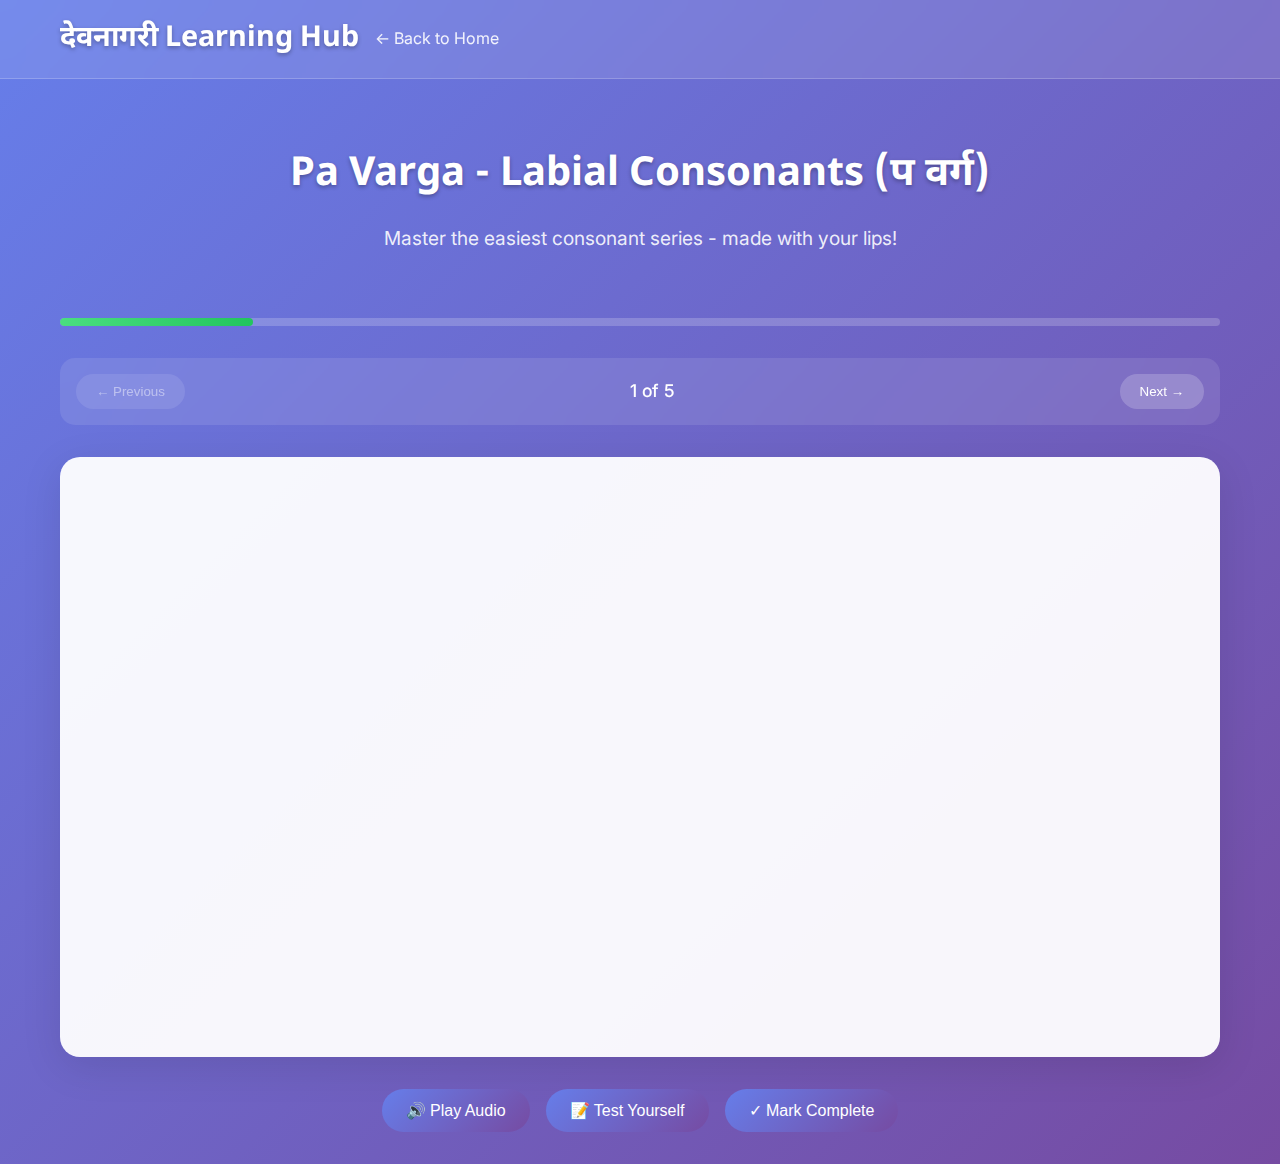
<file: pa-varga.html>
<!DOCTYPE html>
<html lang="en">
<head>
    <meta charset="UTF-8">
    <meta name="viewport" content="width=device-width, initial-scale=1.0">
    <title>Pa Varga - Labial Consonants | Devanagari Learning Hub</title>
    <link rel="stylesheet" href="styles.css">
    <link rel="stylesheet" href="lesson.css">
    <link href="https://fonts.googleapis.com/css2?family=Noto+Sans+Devanagari:wght@400;500;700&family=Inter:wght@300;400;500;600&display=swap" rel="stylesheet">
</head>
<body>
    <header class="header">
        <div class="container">
            <h1 class="logo"><a href="index.html" style="color: white; text-decoration: none;">देवनागरी Learning Hub</a></h1>
            <nav class="nav">
                <a href="index.html" class="nav-link">← Back to Home</a>
            </nav>
        </div>
    </header>

    <main class="main">
        <div class="container">
            <div class="lesson-header">
                <h1>Pa Varga - Labial Consonants (प वर्ग)</h1>
                <p class="lesson-subtitle">Master the easiest consonant series - made with your lips!</p>
            </div>

            <div class="progress-bar">
                <div class="progress-fill" style="width: 0%"></div>
            </div>

            <nav class="lesson-nav">
                <button class="nav-btn" id="prevBtn" disabled>← Previous</button>
                <span class="lesson-counter">1 of 5</span>
                <button class="nav-btn" id="nextBtn">Next →</button>
            </nav>

            <div class="lesson-content" id="lessonContent">
                <!-- Lessons will be dynamically loaded from data.json -->
            </div>

            <div class="lesson-footer">
                <button class="action-btn" id="playAudio">🔊 Play Audio</button>
                <button class="action-btn" id="testYourself">📝 Test Yourself</button>
                <button class="action-btn" id="markComplete">✓ Mark Complete</button>
            </div>
        </div>
    </main>

    <script>
        // Consonant Lesson Navigator (similar to vowel navigator but for consonants)
        class ConsonantLessonNavigator {
            constructor(varganame) {
                this.vargaName = varganame;
                this.currentLesson = 1;
                this.totalLessons = 5;
                this.completed = JSON.parse(localStorage.getItem(`completed_${this.vargaName}`) || '[]');
                this.lessonData = null;
                
                this.initializeElements();
                this.setupEventListeners();
                this.loadLessonData();
            }

            initializeElements() {
                this.prevBtn = document.getElementById('prevBtn');
                this.nextBtn = document.getElementById('nextBtn');
                this.lessonCounter = document.querySelector('.lesson-counter');
                this.progressFill = document.querySelector('.progress-fill');
                this.lessonContent = document.getElementById('lessonContent');
                this.playAudioBtn = document.getElementById('playAudio');
                this.testBtn = document.getElementById('testYourself');
                this.markCompleteBtn = document.getElementById('markComplete');
            }

            async loadLessonData() {
                try {
                    const response = await fetch('data.json');
                    const data = await response.json();
                    this.lessonData = data.consonants[this.vargaName];
                    this.totalLessons = this.lessonData.lessons.length;
                    this.generateAllLessons();
                    this.updateProgress();
                    this.updateLesson();
                } catch (error) {
                    console.error('Error loading lesson data:', error);
                    this.createFallbackLessons();
                }
            }

            generateAllLessons() {
                this.lessonContent.innerHTML = '';
                
                this.lessonData.lessons.forEach((lesson, index) => {
                    const slideElement = this.createLessonSlide(lesson, index === 0);
                    this.lessonContent.appendChild(slideElement);
                });

                // Add summary slide
                const summarySlide = this.createSummarySlide();
                this.lessonContent.appendChild(summarySlide);
            }

            createLessonSlide(lesson, isActive = false) {
                const slide = document.createElement('div');
                slide.className = `lesson-slide${isActive ? ' active' : ''}`;
                slide.setAttribute('data-lesson', lesson.id);

                const mouthPositionItems = this.generateMouthPositionItems(lesson.mouthPosition);
                const mistakesSection = lesson.commonMistakes ? this.generateMistakesSection(lesson.commonMistakes) : '';
                
                slide.innerHTML = `
                    <div class="letter-display">
                        <div class="main-letter">${lesson.letter}</div>
                        <div class="romanization">${lesson.romanization}</div>
                        <div class="sound-description">${lesson.soundDescription}</div>
                    </div>
                    
                    <div class="lesson-details">
                        <div class="mouth-position">
                            <h3>Mouth Position</h3>
                            <div class="position-grid">
                                ${mouthPositionItems}
                            </div>
                        </div>

                        <div class="practice-section">
                            <h3>Practice Words</h3>
                            <div class="practice-words">
                                ${lesson.practiceWords.map(word => `
                                    <div class="word-item">
                                        <span class="hindi">${word.hindi}</span>
                                        <span class="romanization">${word.romanization}</span>
                                        <span class="meaning">${word.meaning}</span>
                                    </div>
                                `).join('')}
                            </div>
                        </div>

                        <div class="tips-section">
                            <h3>Key Points</h3>
                            <ul>
                                ${lesson.keyPoints.map(point => `<li>${point}</li>`).join('')}
                            </ul>
                        </div>

                        ${mistakesSection}
                    </div>
                `;

                return slide;
            }

            generateMouthPositionItems(mouthPosition) {
                const items = [];
                
                if (mouthPosition.tongue) {
                    items.push(`<div class="position-item"><strong>Tongue:</strong> ${mouthPosition.tongue}</div>`);
                }
                if (mouthPosition.lips) {
                    items.push(`<div class="position-item"><strong>Lips:</strong> ${mouthPosition.lips}</div>`);
                }
                if (mouthPosition.jaw) {
                    items.push(`<div class="position-item"><strong>Jaw:</strong> ${mouthPosition.jaw}</div>`);
                }
                if (mouthPosition.airFlow) {
                    items.push(`<div class="position-item"><strong>Air Flow:</strong> ${mouthPosition.airFlow}</div>`);
                }
                if (mouthPosition.vocalCords) {
                    items.push(`<div class="position-item"><strong>Vocal Cords:</strong> ${mouthPosition.vocalCords}</div>`);
                }

                return items.join('');
            }

            generateMistakesSection(mistakes) {
                return `
                    <div class="mistakes-section">
                        <h3>Common Mistakes</h3>
                        <ul class="mistakes-list">
                            ${mistakes.map(mistake => `<li>${mistake}</li>`).join('')}
                        </ul>
                    </div>
                `;
            }

            createSummarySlide() {
                const slide = document.createElement('div');
                slide.className = 'lesson-slide';
                slide.setAttribute('data-lesson', this.totalLessons + 1);

                slide.innerHTML = `
                    <div class="summary-content">
                        <h2>${this.lessonData.title}</h2>
                        <div class="consonant-chart-container">
                            <h3>Labial Series Overview</h3>
                            <div class="chart-visual">
                                <div class="consonant-series">
                                    <div class="series-row">
                                        <strong>Voiceless:</strong> प (unaspirated) → फ (aspirated)
                                    </div>
                                    <div class="series-row">
                                        <strong>Voiced:</strong> ब (unaspirated) → भ (aspirated)
                                    </div>
                                    <div class="series-row">
                                        <strong>Nasal:</strong> म (voiced)
                                    </div>
                                </div>
                            </div>
                        </div>

                        <div class="key-concepts">
                            <h3>Key Concepts</h3>
                            <div class="concept-grid">
                                <div class="concept-item">
                                    <strong>Easiest Series:</strong> Only lips involved, no tongue positioning needed
                                </div>
                                <div class="concept-item">
                                    <strong>Aspiration:</strong> प vs फ, ब vs भ - breath puff makes the difference
                                </div>
                                <div class="concept-item">
                                    <strong>Voicing:</strong> प/फ (no vocal cords) vs ब/भ (vocal cords vibrate)
                                </div>
                            </div>
                        </div>

                        <div class="completion-badge">
                            <h3>🎉 Pa Varga Complete!</h3>
                            <p>You've mastered the labial consonants. Ready for the next series?</p>
                            <button class="action-btn" onclick="window.location.href='index.html'">Choose Next Varga</button>
                        </div>
                    </div>
                `;

                return slide;
            }

            createFallbackLessons() {
                this.lessonContent.innerHTML = `
                    <div class="lesson-slide active" data-lesson="1">
                        <div class="letter-display">
                            <div class="main-letter">प</div>
                            <div class="romanization">pa</div>
                            <div class="sound-description">Voiceless bilabial stop</div>
                        </div>
                        <p>Loading lesson data...</p>
                    </div>
                `;
            }

            setupEventListeners() {
                this.prevBtn.addEventListener('click', () => this.previousLesson());
                this.nextBtn.addEventListener('click', () => this.nextLesson());
                this.playAudioBtn.addEventListener('click', () => this.playAudio());
                this.testBtn.addEventListener('click', () => this.openTest());
                this.markCompleteBtn.addEventListener('click', () => this.markComplete());
                
                // Keyboard navigation
                document.addEventListener('keydown', (e) => {
                    if (e.key === 'ArrowLeft') this.previousLesson();
                    if (e.key === 'ArrowRight') this.nextLesson();
                    if (e.key === ' ') {
                        e.preventDefault();
                        this.playAudio();
                    }
                });
            }

            nextLesson() {
                if (this.currentLesson < this.totalLessons + 1) {
                    this.currentLesson++;
                    this.updateLesson();
                }
            }

            previousLesson() {
                if (this.currentLesson > 1) {
                    this.currentLesson--;
                    this.updateLesson();
                }
            }

            updateLesson() {
                const slides = document.querySelectorAll('.lesson-slide');
                slides.forEach(slide => slide.classList.remove('active'));
                
                const currentSlide = document.querySelector(`[data-lesson="${this.currentLesson}"]`);
                if (currentSlide) {
                    currentSlide.classList.add('active');
                }
                
                this.prevBtn.disabled = this.currentLesson === 1;
                this.nextBtn.disabled = this.currentLesson === this.totalLessons + 1;
                
                if (this.currentLesson <= this.totalLessons) {
                    this.lessonCounter.textContent = `${this.currentLesson} of ${this.totalLessons}`;
                } else {
                    this.lessonCounter.textContent = `Summary`;
                }
                
                this.updateProgress();
                this.updateCompletionStatus();
            }

            updateProgress() {
                const progressPercent = (this.currentLesson / (this.totalLessons + 1)) * 100;
                this.progressFill.style.width = `${progressPercent}%`;
            }

            updateCompletionStatus() {
                const isCompleted = this.completed.includes(this.currentLesson);
                this.markCompleteBtn.textContent = isCompleted ? '✓ Completed' : '✓ Mark Complete';
                this.markCompleteBtn.style.background = isCompleted ? 
                    'linear-gradient(135deg, #22c55e 0%, #16a34a 100%)' : 
                    'linear-gradient(135deg, #667eea 0%, #764ba2 100%)';
            }

            markComplete() {
                if (!this.completed.includes(this.currentLesson)) {
                    this.completed.push(this.currentLesson);
                    localStorage.setItem(`completed_${this.vargaName}`, JSON.stringify(this.completed));
                    this.updateCompletionStatus();
                    this.showCompletionFeedback();
                }
            }

            showCompletionFeedback() {
                const feedback = document.createElement('div');
                feedback.className = 'completion-feedback';
                feedback.innerHTML = `
                    <div class="feedback-content">
                        <div class="feedback-icon">🎉</div>
                        <div class="feedback-text">Lesson completed!</div>
                    </div>
                `;
                
                document.body.appendChild(feedback);
                
                setTimeout(() => {
                    feedback.classList.add('show');
                }, 100);
                
                setTimeout(() => {
                    feedback.classList.remove('show');
                    setTimeout(() => {
                        document.body.removeChild(feedback);
                    }, 300);
                }, 2000);
            }

            playAudio() {
                // Simple consonant audio synthesis
                this.synthesizeConsonantSound(this.currentLesson);
            }

            synthesizeConsonantSound(lessonNumber) {
                const AudioContext = window.AudioContext || window.webkitAudioContext;
                if (!AudioContext) {
                    alert('Audio synthesis not supported in this browser');
                    return;
                }

                const audioContext = new AudioContext();
                
                // Basic consonant + vowel synthesis
                const consonantFreqs = {
                    1: {type: 'stop', f: 100, aspiration: false}, // प
                    2: {type: 'stop', f: 100, aspiration: true},  // फ
                    3: {type: 'stop', f: 100, voiced: true},      // ब
                    4: {type: 'stop', f: 100, voiced: true, aspiration: true}, // भ
                    5: {type: 'nasal', f: 150, voiced: true}      // म
                };

                const freq = consonantFreqs[lessonNumber];
                if (!freq) return;

                this.createConsonantSound(audioContext, freq);
            }

            createConsonantSound(audioContext, freq) {
                const duration = 0.8;
                
                // Create consonant burst
                const osc = audioContext.createOscillator();
                const gainNode = audioContext.createGain();
                
                osc.frequency.setValueAtTime(freq.f, audioContext.currentTime);
                osc.type = freq.type === 'nasal' ? 'sine' : 'square';
                
                // Quick burst for stop consonants
                if (freq.type === 'stop') {
                    gainNode.gain.setValueAtTime(0, audioContext.currentTime);
                    gainNode.gain.linearRampToValueAtTime(0.2, audioContext.currentTime + 0.05);
                    gainNode.gain.linearRampToValueAtTime(0, audioContext.currentTime + 0.1);
                } else {
                    // Sustained for nasal
                    gainNode.gain.setValueAtTime(0, audioContext.currentTime);
                    gainNode.gain.linearRampToValueAtTime(0.1, audioContext.currentTime + 0.1);
                    gainNode.gain.linearRampToValueAtTime(0, audioContext.currentTime + duration);
                }

                osc.connect(gainNode);
                gainNode.connect(audioContext.destination);

                osc.start(audioContext.currentTime);
                osc.stop(audioContext.currentTime + duration);

                // Add vowel sound after consonant
                setTimeout(() => {
                    this.addVowelSound(audioContext, 730, 1090); // 'a' vowel
                }, 100);

                this.showAudioFeedback();
            }

            addVowelSound(audioContext, f1, f2) {
                const duration = 0.5;
                const osc1 = audioContext.createOscillator();
                const osc2 = audioContext.createOscillator();
                const gain1 = audioContext.createGain();
                const gain2 = audioContext.createGain();

                osc1.frequency.setValueAtTime(f1, audioContext.currentTime);
                osc2.frequency.setValueAtTime(f2, audioContext.currentTime);
                osc1.type = osc2.type = 'sawtooth';

                gain1.gain.setValueAtTime(0.1, audioContext.currentTime);
                gain2.gain.setValueAtTime(0.05, audioContext.currentTime);

                osc1.connect(gain1);
                osc2.connect(gain2);
                gain1.connect(audioContext.destination);
                gain2.connect(audioContext.destination);

                osc1.start(audioContext.currentTime);
                osc2.start(audioContext.currentTime);
                osc1.stop(audioContext.currentTime + duration);
                osc2.stop(audioContext.currentTime + duration);
            }

            showAudioFeedback() {
                this.playAudioBtn.style.transform = 'scale(1.1)';
                this.playAudioBtn.style.background = 'linear-gradient(135deg, #22c55e 0%, #16a34a 100%)';
                
                setTimeout(() => {
                    this.playAudioBtn.style.transform = 'scale(1)';
                    this.playAudioBtn.style.background = 'linear-gradient(135deg, #667eea 0%, #764ba2 100%)';
                }, 200);
            }

            openTest() {
                alert('Quiz functionality coming soon!');
            }
        }

        // Additional CSS for consonant-specific elements
        const consonantStyles = `
            .mistakes-section {
                background: #fef2f2;
                padding: 1.5rem;
                border-radius: 15px;
                border-left: 4px solid #ef4444;
                margin-top: 1rem;
            }

            .mistakes-section h3 {
                color: #ef4444;
                margin-bottom: 1rem;
                font-size: 1.3rem;
                font-weight: 600;
            }

            .mistakes-list {
                list-style: none;
                padding: 0;
            }

            .mistakes-list li {
                padding: 0.8rem;
                margin-bottom: 0.5rem;
                background: white;
                border-radius: 10px;
                box-shadow: 0 2px 8px rgba(0, 0, 0, 0.05);
                position: relative;
                padding-left: 2.5rem;
            }

            .mistakes-list li::before {
                content: "⚠️";
                position: absolute;
                left: 1rem;
                top: 50%;
                transform: translateY(-50%);
            }

            .consonant-series {
                background: white;
                padding: 2rem;
                border-radius: 10px;
            }

            .series-row {
                padding: 1rem;
                margin-bottom: 1rem;
                background: #f8f9ff;
                border-radius: 8px;
                font-size: 1.1rem;
            }

            .concept-grid {
                display: grid;
                grid-template-columns: repeat(auto-fit, minmax(200px, 1fr));
                gap: 1rem;
                margin-top: 1rem;
            }

            .concept-item {
                padding: 1rem;
                background: white;
                border-radius: 10px;
                box-shadow: 0 2px 8px rgba(0, 0, 0, 0.05);
            }

            .concept-item strong {
                color: #667eea;
                display: block;
                margin-bottom: 0.5rem;
            }
        `;

        const styleSheet = document.createElement('style');
        styleSheet.textContent = consonantStyles;
        document.head.appendChild(styleSheet);

        // Initialize the consonant lesson navigator when DOM is loaded
        document.addEventListener('DOMContentLoaded', () => {
            new ConsonantLessonNavigator('pa_varga');
        });
    </script>
</body>
</html>
</file>
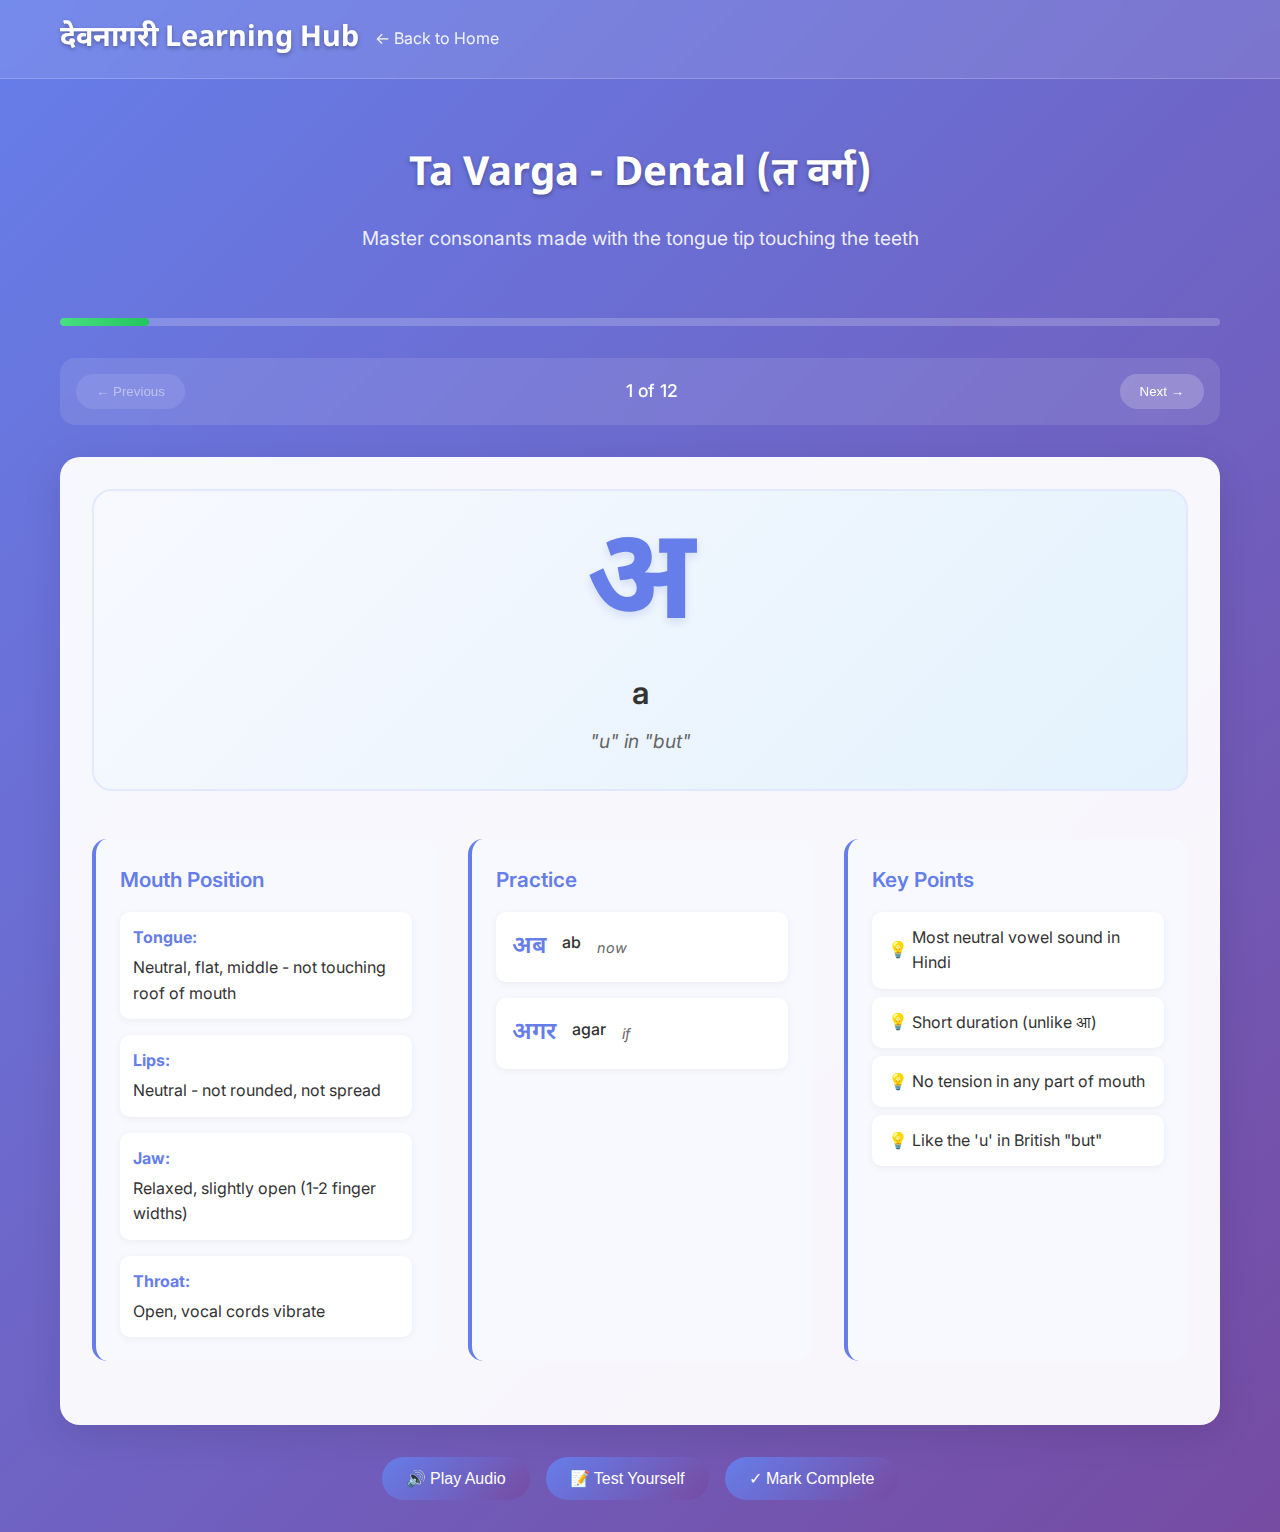
<file: ta-varga-dental.html>
<!DOCTYPE html>
<html lang="en">
<head>
    <meta charset="UTF-8">
    <meta name="viewport" content="width=device-width, initial-scale=1.0">
    <title>Ta Varga Dental - Dental Consonants | Devanagari Learning Hub</title>
    <link rel="stylesheet" href="styles.css">
    <link rel="stylesheet" href="lesson.css">
    <link href="https://fonts.googleapis.com/css2?family=Noto+Sans+Devanagari:wght@400;500;700&family=Inter:wght@300;400;500;600&display=swap" rel="stylesheet">
</head>
<body>
    <header class="header">
        <div class="container">
            <h1 class="logo"><a href="index.html" style="color: white; text-decoration: none;">देवनागरी Learning Hub</a></h1>
            <nav class="nav">
                <a href="index.html" class="nav-link">← Back to Home</a>
            </nav>
        </div>
    </header>

    <main class="main">
        <div class="container">
            <div class="lesson-header">
                <h1>Ta Varga - Dental (त वर्ग)</h1>
                <p class="lesson-subtitle">Master consonants made with the tongue tip touching the teeth</p>
            </div>

            <div class="progress-bar">
                <div class="progress-fill" style="width: 0%"></div>
            </div>

            <nav class="lesson-nav">
                <button class="nav-btn" id="prevBtn" disabled>← Previous</button>
                <span class="lesson-counter">1 of 5</span>
                <button class="nav-btn" id="nextBtn">Next →</button>
            </nav>

            <div class="lesson-content" id="lessonContent">
                <!-- Lessons will be dynamically loaded -->
            </div>

            <div class="lesson-footer">
                <button class="action-btn" id="playAudio">🔊 Play Audio</button>
                <button class="action-btn" id="testYourself">📝 Test Yourself</button>
                <button class="action-btn" id="markComplete">✓ Mark Complete</button>
            </div>
        </div>
    </main>

    <script src="lesson.js"></script>
    <script>
        // Initialize with ta_varga_dental data
        document.addEventListener('DOMContentLoaded', () => {
            new ConsonantLessonNavigator('ta_varga_dental');
        });
    </script>
</body>
</html>
</file>
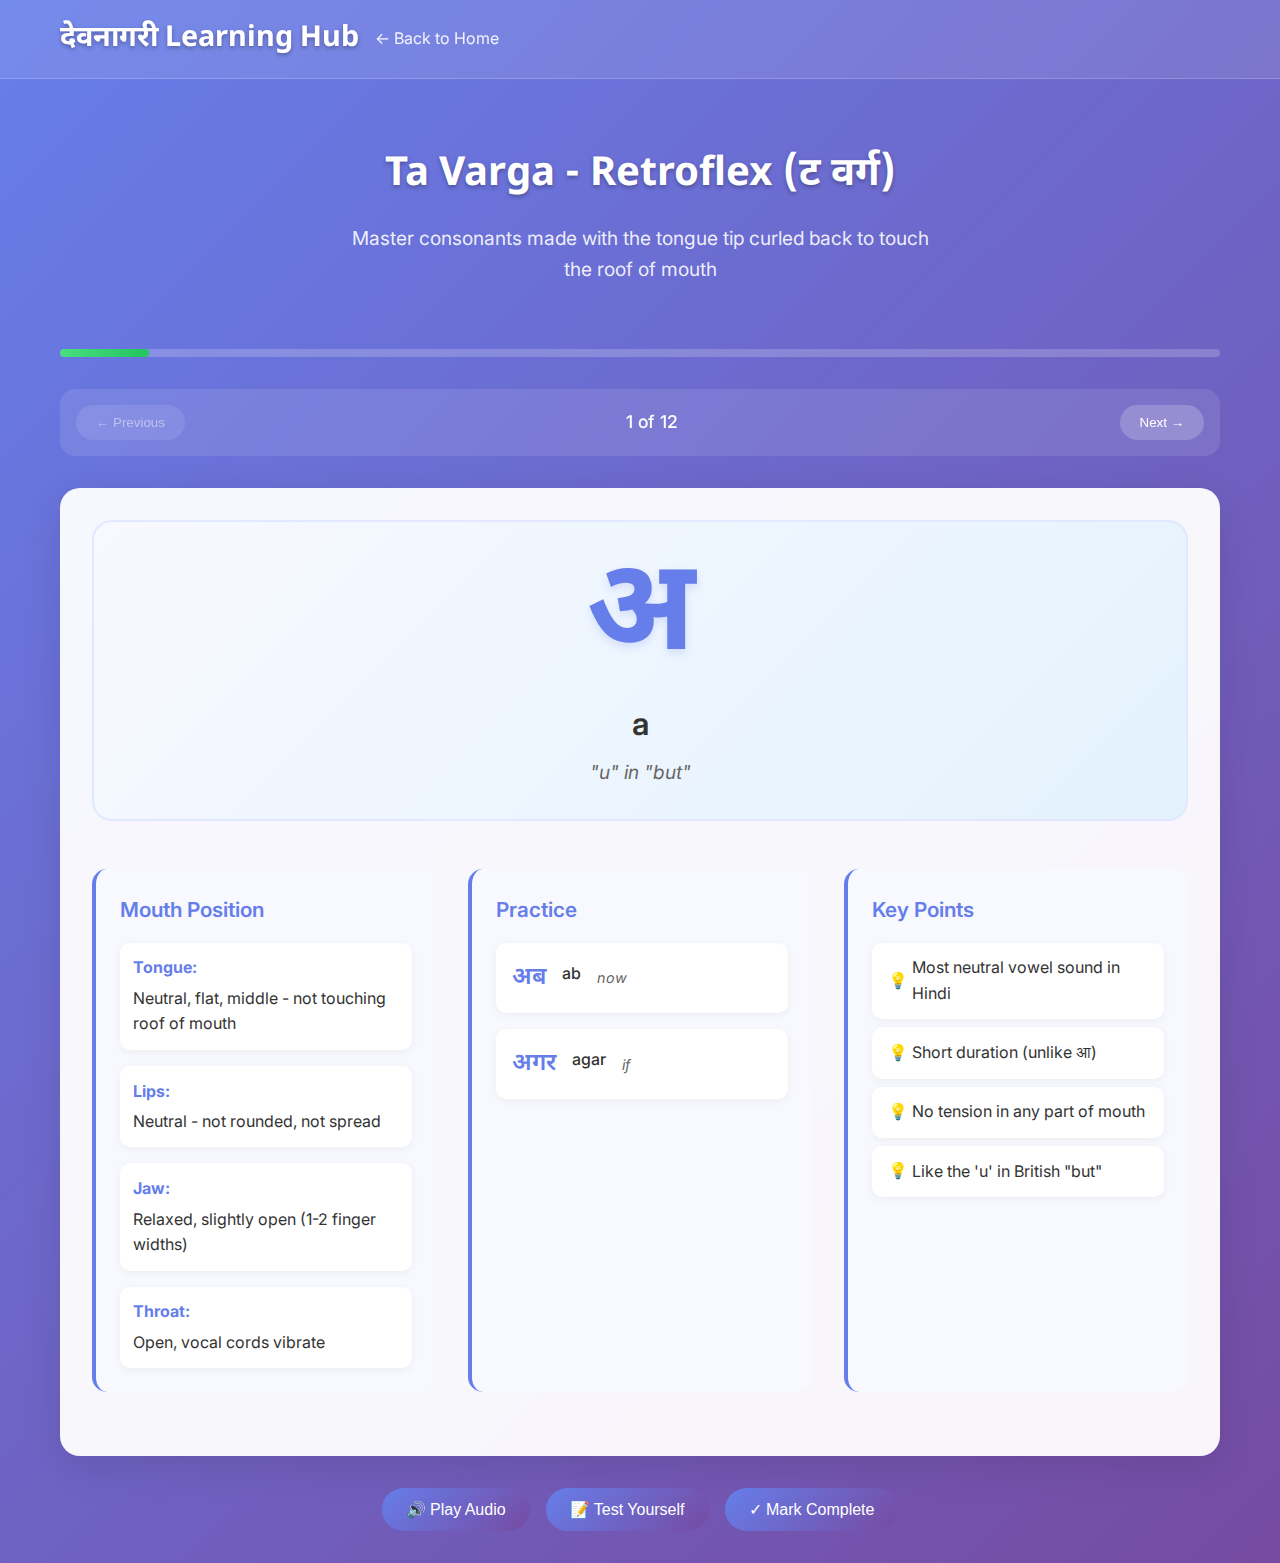
<file: ta-varga-retroflex.html>
<!DOCTYPE html>
<html lang="en">
<head>
    <meta charset="UTF-8">
    <meta name="viewport" content="width=device-width, initial-scale=1.0">
    <title>Ta Varga Retroflex - Retroflex Consonants | Devanagari Learning Hub</title>
    <link rel="stylesheet" href="styles.css">
    <link rel="stylesheet" href="lesson.css">
    <link href="https://fonts.googleapis.com/css2?family=Noto+Sans+Devanagari:wght@400;500;700&family=Inter:wght@300;400;500;600&display=swap" rel="stylesheet">
</head>
<body>
    <header class="header">
        <div class="container">
            <h1 class="logo"><a href="index.html" style="color: white; text-decoration: none;">देवनागरी Learning Hub</a></h1>
            <nav class="nav">
                <a href="index.html" class="nav-link">← Back to Home</a>
            </nav>
        </div>
    </header>

    <main class="main">
        <div class="container">
            <div class="lesson-header">
                <h1>Ta Varga - Retroflex (ट वर्ग)</h1>
                <p class="lesson-subtitle">Master consonants made with the tongue tip curled back to touch the roof of mouth</p>
            </div>

            <div class="progress-bar">
                <div class="progress-fill" style="width: 0%"></div>
            </div>

            <nav class="lesson-nav">
                <button class="nav-btn" id="prevBtn" disabled>← Previous</button>
                <span class="lesson-counter">1 of 5</span>
                <button class="nav-btn" id="nextBtn">Next →</button>
            </nav>

            <div class="lesson-content" id="lessonContent">
                <!-- Lessons will be dynamically loaded -->
            </div>

            <div class="lesson-footer">
                <button class="action-btn" id="playAudio">🔊 Play Audio</button>
                <button class="action-btn" id="testYourself">📝 Test Yourself</button>
                <button class="action-btn" id="markComplete">✓ Mark Complete</button>
            </div>
        </div>
    </main>

    <script src="lesson.js"></script>
    <script>
        // Initialize with ta_varga_retroflex data
        document.addEventListener('DOMContentLoaded', () => {
            new ConsonantLessonNavigator('ta_varga_retroflex');
        });
    </script>
</body>
</html>
</file>
<file: lesson.css>
/* Lesson Page Specific Styles */

.nav-link {
    color: rgba(255, 255, 255, 0.9);
    text-decoration: none;
    padding: 8px 16px;
    border-radius: 20px;
    transition: background 0.3s;
}

.nav-link:hover {
    background: rgba(255, 255, 255, 0.1);
    color: white;
}

.lesson-header {
    text-align: center;
    margin-bottom: 2rem;
    padding: 2rem 0;
}

.lesson-header h1 {
    font-size: 2.5rem;
    color: white;
    margin-bottom: 1rem;
    text-shadow: 0 2px 4px rgba(0, 0, 0, 0.3);
    font-family: 'Noto Sans Devanagari', sans-serif;
}

.lesson-subtitle {
    font-size: 1.2rem;
    color: rgba(255, 255, 255, 0.9);
    max-width: 600px;
    margin: 0 auto;
}

/* Progress Bar */
.progress-bar {
    background: rgba(255, 255, 255, 0.2);
    border-radius: 10px;
    height: 8px;
    margin-bottom: 2rem;
    overflow: hidden;
}

.progress-fill {
    background: linear-gradient(90deg, #4ade80, #22c55e);
    height: 100%;
    border-radius: 10px;
    transition: width 0.5s ease;
}

/* Lesson Navigation */
.lesson-nav {
    display: flex;
    justify-content: space-between;
    align-items: center;
    margin-bottom: 2rem;
    padding: 1rem;
    background: rgba(255, 255, 255, 0.1);
    border-radius: 15px;
    backdrop-filter: blur(10px);
}

.nav-btn {
    background: rgba(255, 255, 255, 0.2);
    border: none;
    color: white;
    padding: 10px 20px;
    border-radius: 25px;
    cursor: pointer;
    font-weight: 500;
    transition: all 0.3s;
}

.nav-btn:hover:not(:disabled) {
    background: rgba(255, 255, 255, 0.3);
    transform: translateY(-2px);
}

.nav-btn:disabled {
    opacity: 0.5;
    cursor: not-allowed;
}

.lesson-counter {
    color: white;
    font-weight: 500;
    font-size: 1.1rem;
}

/* Lesson Content */
.lesson-content {
    background: rgba(255, 255, 255, 0.95);
    border-radius: 20px;
    padding: 2rem;
    box-shadow: 0 10px 40px rgba(0, 0, 0, 0.1);
    margin-bottom: 2rem;
    min-height: 600px;
}

.lesson-slide {
    display: none;
    animation: slideIn 0.5s ease-in-out;
}

.lesson-slide.active {
    display: block;
}

@keyframes slideIn {
    from {
        opacity: 0;
        transform: translateX(20px);
    }
    to {
        opacity: 1;
        transform: translateX(0);
    }
}

/* Letter Display */
.letter-display {
    text-align: center;
    margin-bottom: 3rem;
    padding: 2rem;
    background: linear-gradient(135deg, #f8f9ff, #e3f2fd);
    border-radius: 20px;
    border: 2px solid #e1e8ff;
}

.main-letter {
    font-family: 'Noto Sans Devanagari', sans-serif;
    font-size: 8rem;
    color: #667eea;
    font-weight: 700;
    line-height: 1;
    margin-bottom: 1rem;
    text-shadow: 0 4px 8px rgba(102, 126, 234, 0.2);
}

.romanization {
    font-size: 2rem;
    color: #333;
    font-weight: 600;
    margin-bottom: 0.5rem;
}

.sound-description {
    font-size: 1.2rem;
    color: #666;
    font-style: italic;
}

/* Lesson Details */
.lesson-details {
    display: grid;
    grid-template-columns: repeat(auto-fit, minmax(300px, 1fr));
    gap: 2rem;
    margin-bottom: 2rem;
}

.mouth-position,
.practice-section,
.tips-section {
    background: #f8f9ff;
    padding: 1.5rem;
    border-radius: 15px;
    border-left: 4px solid #667eea;
}

.mouth-position h3,
.practice-section h3,
.tips-section h3 {
    color: #667eea;
    margin-bottom: 1rem;
    font-size: 1.3rem;
    font-weight: 600;
}

.position-grid {
    display: grid;
    gap: 1rem;
}

.position-item {
    padding: 0.8rem;
    background: white;
    border-radius: 10px;
    box-shadow: 0 2px 8px rgba(0, 0, 0, 0.05);
}

.position-item strong {
    color: #667eea;
    display: block;
    margin-bottom: 0.3rem;
}

/* Practice Words */
.practice-words {
    display: grid;
    gap: 1rem;
}

.word-item {
    display: grid;
    grid-template-columns: auto auto 1fr;
    gap: 1rem;
    align-items: center;
    padding: 1rem;
    background: white;
    border-radius: 10px;
    box-shadow: 0 2px 8px rgba(0, 0, 0, 0.05);
}

.word-item .hindi {
    font-family: 'Noto Sans Devanagari', sans-serif;
    font-size: 1.5rem;
    color: #667eea;
    font-weight: 600;
}

.word-item .romanization {
    font-size: 1rem;
    color: #333;
    font-weight: 500;
}

.word-item .meaning {
    font-size: 0.9rem;
    color: #666;
    font-style: italic;
}

/* Tips Section */
.tips-section ul {
    list-style: none;
    padding: 0;
}

.tips-section li {
    padding: 0.8rem;
    margin-bottom: 0.5rem;
    background: white;
    border-radius: 10px;
    box-shadow: 0 2px 8px rgba(0, 0, 0, 0.05);
    position: relative;
    padding-left: 2.5rem;
}

.tips-section li::before {
    content: "💡";
    position: absolute;
    left: 1rem;
    top: 50%;
    transform: translateY(-50%);
}

/* Summary Content */
.summary-content {
    text-align: center;
}

.summary-content h2 {
    color: #667eea;
    font-size: 2.5rem;
    margin-bottom: 2rem;
    font-family: 'Noto Sans Devanagari', sans-serif;
}

.vowel-chart-container {
    margin-bottom: 3rem;
    background: #f8f9ff;
    padding: 2rem;
    border-radius: 15px;
}

.vowel-chart-container h3 {
    color: #667eea;
    margin-bottom: 1.5rem;
    font-size: 1.5rem;
}

.chart-visual {
    background: white;
    padding: 2rem;
    border-radius: 10px;
    overflow-x: auto;
}

.vowel-chart-text {
    font-family: 'Noto Sans Devanagari', monospace;
    font-size: 0.9rem;
    color: #333;
    line-height: 1.4;
    margin: 0;
    white-space: pre;
}

.memory-tricks {
    background: #f8f9ff;
    padding: 2rem;
    border-radius: 15px;
}

.memory-tricks h3 {
    color: #667eea;
    margin-bottom: 1.5rem;
    font-size: 1.5rem;
}

.tricks-grid {
    display: grid;
    grid-template-columns: repeat(auto-fit, minmax(250px, 1fr));
    gap: 1rem;
}

.trick-item {
    padding: 1rem;
    background: white;
    border-radius: 10px;
    box-shadow: 0 2px 8px rgba(0, 0, 0, 0.05);
    text-align: left;
}

.trick-item strong {
    color: #667eea;
    display: block;
    margin-bottom: 0.5rem;
}

/* Lesson Footer */
.lesson-footer {
    display: flex;
    justify-content: center;
    gap: 1rem;
    flex-wrap: wrap;
}

.action-btn {
    background: linear-gradient(135deg, #667eea 0%, #764ba2 100%);
    color: white;
    border: none;
    padding: 12px 24px;
    border-radius: 25px;
    font-size: 1rem;
    font-weight: 500;
    cursor: pointer;
    transition: all 0.3s;
    display: flex;
    align-items: center;
    gap: 0.5rem;
}

.action-btn:hover {
    transform: translateY(-2px);
    box-shadow: 0 8px 20px rgba(102, 126, 234, 0.3);
}

/* Responsive Design */
@media (max-width: 768px) {
    .lesson-header h1 {
        font-size: 2rem;
    }
    
    .main-letter {
        font-size: 5rem;
    }
    
    .lesson-details {
        grid-template-columns: 1fr;
        gap: 1.5rem;
    }
    
    .lesson-nav {
        flex-direction: column;
        gap: 1rem;
    }
    
    .nav-btn {
        width: 100%;
    }
    
    .word-item {
        grid-template-columns: 1fr;
        text-align: center;
        gap: 0.5rem;
    }
    
    .action-btn {
        width: 100%;
        justify-content: center;
    }
    
    .lesson-footer {
        flex-direction: column;
    }
}

@media (max-width: 480px) {
    .lesson-content {
        padding: 1.5rem;
    }
    
    .main-letter {
        font-size: 4rem;
    }
    
    .romanization {
        font-size: 1.5rem;
    }
    
    .sound-description {
        font-size: 1rem;
    }
    
    .chart-visual {
        padding: 1rem;
    }
    
    .vowel-chart-text {
        font-size: 0.7rem;
    }
    
    .tricks-grid {
        grid-template-columns: 1fr;
    }
}
</file>
<file: styles.css>
/* Reset and Base Styles */
* {
    margin: 0;
    padding: 0;
    box-sizing: border-box;
}

body {
    font-family: 'Inter', sans-serif;
    line-height: 1.6;
    color: #333;
    background: linear-gradient(135deg, #667eea 0%, #764ba2 100%);
    min-height: 100vh;
}

.container {
    max-width: 1200px;
    margin: 0 auto;
    padding: 0 20px;
}

/* Header Styles */
.header {
    background: rgba(255, 255, 255, 0.1);
    backdrop-filter: blur(10px);
    border-bottom: 1px solid rgba(255, 255, 255, 0.2);
    position: sticky;
    top: 0;
    z-index: 100;
}

.header .container {
    display: flex;
    justify-content: between;
    align-items: center;
    padding: 1rem 20px;
}

.logo {
    font-family: 'Noto Sans Devanagari', sans-serif;
    font-size: 1.8rem;
    font-weight: 700;
    color: white;
    text-shadow: 0 2px 4px rgba(0, 0, 0, 0.3);
}

.nav-toggle {
    display: none;
    flex-direction: column;
    background: none;
    border: none;
    cursor: pointer;
    padding: 5px;
}

.nav-toggle span {
    width: 25px;
    height: 3px;
    background: white;
    margin: 3px 0;
    transition: 0.3s;
}

/* Main Content */
.main {
    padding: 2rem 0;
}

/* Hero Section */
.hero {
    text-align: center;
    margin-bottom: 3rem;
    padding: 2rem 0;
}

.hero h2 {
    font-size: 2.5rem;
    color: white;
    margin-bottom: 1rem;
    text-shadow: 0 2px 4px rgba(0, 0, 0, 0.3);
}

.hero p {
    font-size: 1.2rem;
    color: rgba(255, 255, 255, 0.9);
    margin-bottom: 2rem;
    max-width: 600px;
    margin-left: auto;
    margin-right: auto;
}

/* Search Box */
.search-box {
    display: flex;
    max-width: 500px;
    margin: 0 auto;
    background: white;
    border-radius: 25px;
    overflow: hidden;
    box-shadow: 0 8px 32px rgba(0, 0, 0, 0.1);
}

#searchInput {
    flex: 1;
    padding: 15px 20px;
    border: none;
    font-size: 1rem;
    outline: none;
    font-family: 'Noto Sans Devanagari', sans-serif;
}

#searchBtn {
    background: #667eea;
    border: none;
    padding: 15px 20px;
    color: white;
    cursor: pointer;
    font-size: 1.2rem;
    transition: background 0.3s;
}

#searchBtn:hover {
    background: #5a67d8;
}

/* Categories Section */
.categories {
    margin-bottom: 3rem;
}

.category-grid {
    display: grid;
    grid-template-columns: repeat(auto-fit, minmax(320px, 1fr));
    gap: 2rem;
    margin-top: 2rem;
}

.category-card {
    background: rgba(255, 255, 255, 0.95);
    border-radius: 15px;
    padding: 2rem;
    text-align: center;
    box-shadow: 0 8px 32px rgba(0, 0, 0, 0.1);
    transition: transform 0.3s, box-shadow 0.3s;
    cursor: pointer;
}

.category-card:hover {
    transform: translateY(-5px);
    box-shadow: 0 15px 40px rgba(0, 0, 0, 0.15);
}

.category-icon {
    font-family: 'Noto Sans Devanagari', sans-serif;
    font-size: 3rem;
    color: #667eea;
    margin-bottom: 1rem;
    font-weight: 700;
}

.category-card h3 {
    font-size: 1.5rem;
    color: #333;
    margin-bottom: 1rem;
    font-weight: 600;
}

.category-card p {
    color: #666;
    margin-bottom: 1.5rem;
    line-height: 1.5;
}

.letter-preview {
    font-family: 'Noto Sans Devanagari', sans-serif;
    font-size: 1.8rem;
    color: #667eea;
    margin-bottom: 1.5rem;
    font-weight: 500;
    letter-spacing: 0.2rem;
}

.explore-btn {
    background: linear-gradient(135deg, #667eea 0%, #764ba2 100%);
    color: white;
    border: none;
    padding: 12px 24px;
    border-radius: 25px;
    font-size: 1rem;
    font-weight: 500;
    cursor: pointer;
    transition: transform 0.3s, box-shadow 0.3s;
}

.explore-btn:hover {
    transform: translateY(-2px);
    box-shadow: 0 5px 15px rgba(102, 126, 234, 0.4);
}

/* Quick Reference */
.quick-reference {
    background: rgba(255, 255, 255, 0.95);
    border-radius: 15px;
    padding: 2rem;
    margin-bottom: 2rem;
    box-shadow: 0 8px 32px rgba(0, 0, 0, 0.1);
}

.quick-reference h3 {
    font-size: 1.8rem;
    color: #333;
    margin-bottom: 1.5rem;
    text-align: center;
}

.reference-grid {
    display: grid;
    grid-template-columns: repeat(auto-fit, minmax(300px, 1fr));
    gap: 2rem;
}

.reference-item h4 {
    font-size: 1.2rem;
    color: #667eea;
    margin-bottom: 1rem;
    text-align: center;
}

.vowel-chart {
    font-family: 'Noto Sans Devanagari', sans-serif;
    text-align: center;
}

.vowel-row {
    margin-bottom: 1rem;
}

.vowel-row span {
    display: inline-block;
    font-size: 1.5rem;
    margin: 0 0.5rem;
    padding: 0.5rem;
    background: #f8f9ff;
    border-radius: 8px;
    min-width: 3rem;
    color: #667eea;
    font-weight: 500;
}

.consonant-groups {
    font-family: 'Noto Sans Devanagari', sans-serif;
    text-align: center;
}

.group {
    font-size: 1.3rem;
    margin-bottom: 0.8rem;
    padding: 0.8rem;
    background: #f8f9ff;
    border-radius: 8px;
    color: #667eea;
    font-weight: 500;
    letter-spacing: 0.3rem;
}

/* Footer */
.footer {
    background: rgba(0, 0, 0, 0.1);
    color: rgba(255, 255, 255, 0.8);
    text-align: center;
    padding: 2rem 0;
    margin-top: 3rem;
}

/* Responsive Design */
@media (max-width: 768px) {
    .hero h2 {
        font-size: 2rem;
    }
    
    .hero p {
        font-size: 1rem;
        padding: 0 1rem;
    }
    
    .search-box {
        margin: 0 1rem;
    }
    
    .category-grid {
        grid-template-columns: 1fr;
        gap: 1.5rem;
    }
    
    .category-card {
        padding: 1.5rem;
    }
    
    .reference-grid {
        grid-template-columns: 1fr;
        gap: 1.5rem;
    }
    
    .container {
        padding: 0 15px;
    }
    
    .vowel-row span {
        font-size: 1.2rem;
        margin: 0 0.3rem;
        min-width: 2.5rem;
        padding: 0.3rem;
    }
    
    .group {
        font-size: 1.1rem;
        letter-spacing: 0.2rem;
    }
}

@media (max-width: 480px) {
    .logo {
        font-size: 1.4rem;
    }
    
    .hero h2 {
        font-size: 1.7rem;
    }
    
    .category-icon {
        font-size: 2.5rem;
    }
    
    .letter-preview {
        font-size: 1.5rem;
        letter-spacing: 0.1rem;
    }
    
    .quick-reference {
        padding: 1.5rem;
    }
    
    .vowel-row span {
        font-size: 1rem;
        margin: 0 0.2rem;
        min-width: 2rem;
    }
}

/* Utility Classes */
.hidden {
    display: none;
}

.fade-in {
    animation: fadeIn 0.5s ease-in;
}

@keyframes fadeIn {
    from {
        opacity: 0;
        transform: translateY(20px);
    }
    to {
        opacity: 1;
        transform: translateY(0);
    }
}

/* Search Results Styling */
.search-results {
    background: rgba(255, 255, 255, 0.95);
    border-radius: 15px;
    margin-top: 2rem;
    padding: 2rem;
    box-shadow: 0 8px 32px rgba(0, 0, 0, 0.1);
}

.search-results h3 {
    color: #333;
    margin-bottom: 1rem;
}

.search-result-item {
    padding: 1rem;
    border-bottom: 1px solid #eee;
    cursor: pointer;
    transition: background 0.3s;
}

.search-result-item:hover {
    background: #f8f9ff;
}

.search-result-item:last-child {
    border-bottom: none;
}

.result-title {
    font-weight: 600;
    color: #667eea;
    margin-bottom: 0.5rem;
}

.result-preview {
    color: #666;
    font-size: 0.9rem;
}
</file>
